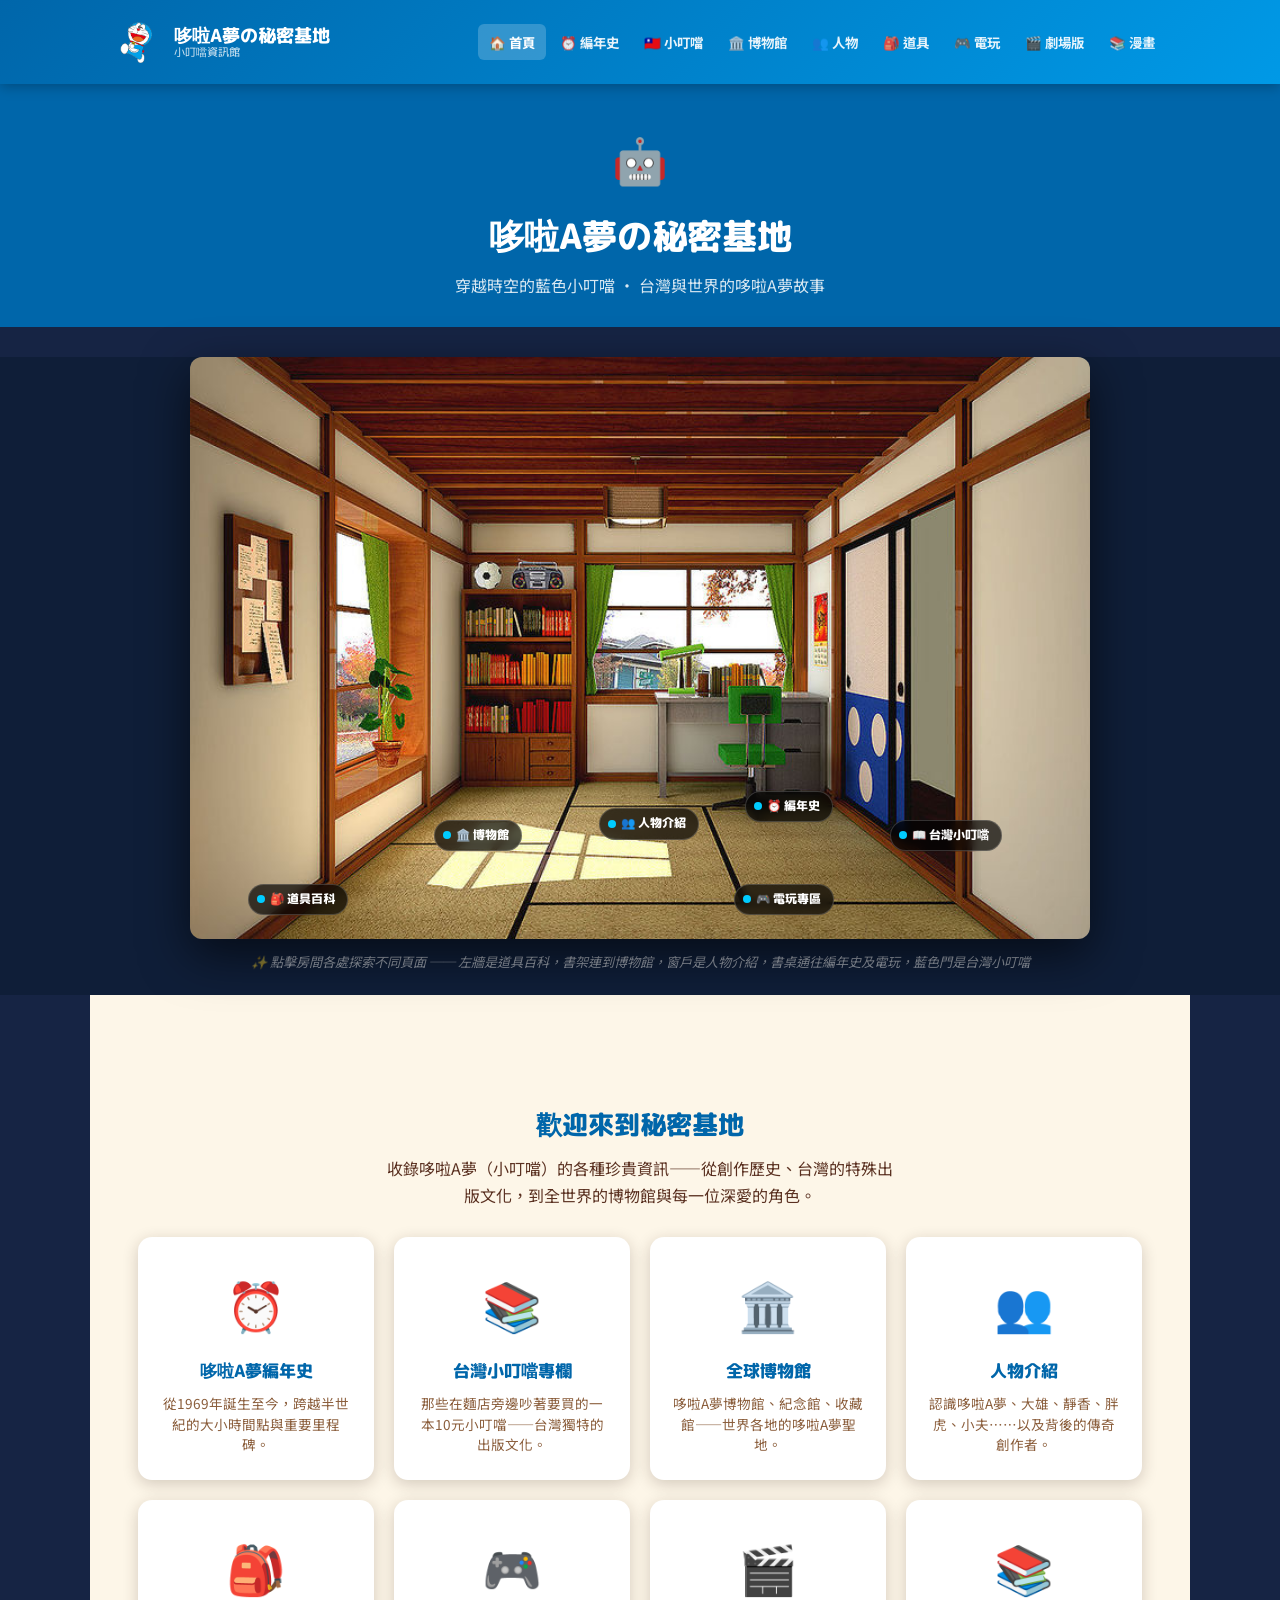
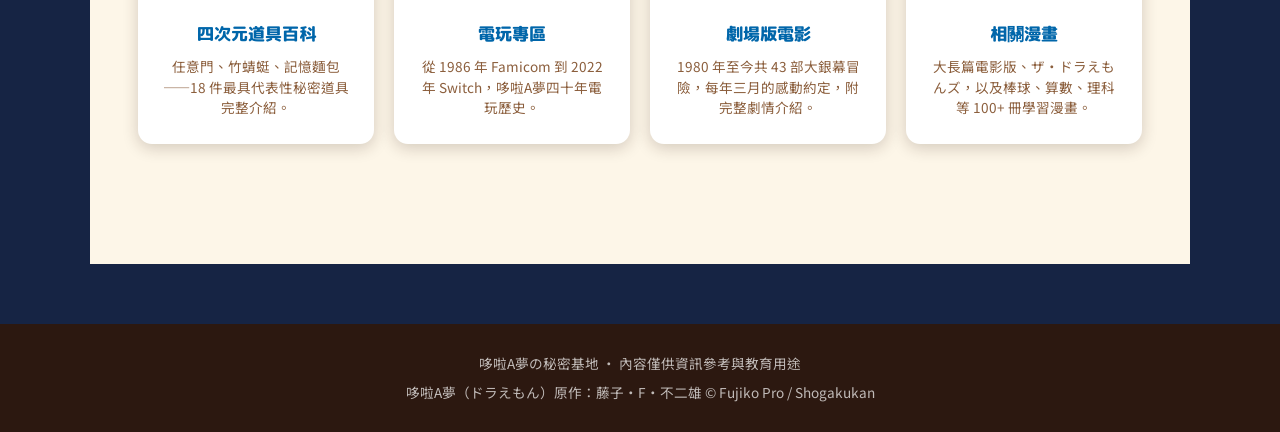
<file: index.html>
﻿<!DOCTYPE html>
<html lang="zh-TW">
<head>
<meta charset="UTF-8">
<link rel="icon" type="image/svg+xml" href="favicon.svg">
<meta name="viewport" content="width=device-width, initial-scale=1.0">
<title>哆啦A夢の秘密基地 — 小叮噹資訊館</title>
<link rel="stylesheet" href="css/style.css">
<style>
body { background: #162444; }

.room-below { background: #0f1e38; padding: 0 0 10px; }
.room-hint {
  text-align: center;
  font-size: 0.82rem;
  color: rgba(255,255,255,0.55);
  padding: 12px;
  font-style: italic;
}
.content-wrap { background: var(--cream); }
.section-intro { text-align: center; padding: 32px 0 28px; }
.section-intro h2 {
  font-family: 'M PLUS Rounded 1c', sans-serif;
  font-size: 1.6rem;
  font-weight: 800;
  color: var(--blue-dark);
  margin-bottom: 8px;
}
.section-intro p { color: var(--text-mid); max-width: 520px; margin: 0 auto; }

/* ── PHOTO ROOM ── */
.room-photo-wrap {
  max-width: 900px;
  margin: 30px auto 0;
  border-radius: 12px;
  overflow: hidden;
  box-shadow: 0 16px 48px rgba(0,0,0,0.6);
  position: relative;
}
.room-photo-img { width: 100%; display: block; }

/* ── hotspot base ── */
.room-hotspot {
  position: absolute;
  border: 2px solid transparent;
  border-radius: 8px;
  transition: all 0.25s;
  text-decoration: none;
  display: flex;
  align-items: flex-end;
  justify-content: center;
  padding-bottom: 10px;
}
.room-hotspot:hover {
  background: rgba(0,153,204,0.18);
  border-color: rgba(0,200,255,0.7);
  box-shadow: 0 0 20px rgba(0,153,204,0.4);
}

/* ── always-visible badge ── */
.room-hotspot-badge {
  display: flex;
  align-items: center;
  gap: 5px;
  background: rgba(0,0,0,0.68);
  backdrop-filter: blur(4px);
  color: white;
  padding: 5px 12px 5px 8px;
  border-radius: 20px;
  font-size: 0.72rem;
  font-weight: 800;
  white-space: nowrap;
  font-family: 'M PLUS Rounded 1c', sans-serif;
  border: 1px solid rgba(255,255,255,0.18);
  transition: transform 0.2s, background 0.2s;
  pointer-events: none;
  position: relative;
}
.room-hotspot:hover .room-hotspot-badge {
  background: rgba(0,100,180,0.88);
  transform: scale(1.06);
  border-color: rgba(0,200,255,0.5);
}

/* ── pulse dot ── */
.hotspot-dot {
  width: 8px;
  height: 8px;
  border-radius: 50%;
  background: #00ccff;
  flex-shrink: 0;
  animation: pulse-dot 2s ease-in-out infinite;
}
@keyframes pulse-dot {
  0%, 100% { opacity: 1; transform: scale(1); }
  50%       { opacity: 0.5; transform: scale(0.7); }
}
</style>
</head>
<body>

<header class="site-header">
  <div class="header-inner">
    <a href="index.html" class="site-logo">
      <div class="logo-icon">🔵</div>
      <div class="logo-text">哆啦A夢の秘密基地<div class="logo-sub">小叮噹資訊館</div></div>
    </a>
    <nav class="site-nav">
      <a href="index.html" class="active">🏠 首頁</a>
      <a href="chronicle.html">⏰ 編年史</a>
      <a href="taiwan.html">🇹🇼 小叮噹</a>
      <a href="museums.html">🏛️ 博物館</a>
      <a href="characters.html">👥 人物</a>
      <a href="gadgets.html">🎒 道具</a>
      <a href="games.html">🎮 電玩</a>
      <a href="movies.html">🎬 劇場版</a>
      <a href="spinoff-manga.html">📚 漫畫</a>
    </nav>
  </div>
</header>

<!-- Page title -->
<div style="background:#0066aa; color:white; text-align:center; padding:36px 24px 28px;">
  <div style="font-size:2.8rem; margin-bottom:10px">🤖</div>
  <h1 style="font-family:'M PLUS Rounded 1c',sans-serif; font-size:2.2rem; font-weight:800; margin-bottom:6px;">哆啦A夢の秘密基地</h1>
  <p style="opacity:0.85; max-width:500px; margin:0 auto;">穿越時空的藍色小叮噹 · 台灣與世界的哆啦A夢故事</p>
</div>

<!-- ── THE ROOM ── -->
<div class="room-below">
  <div class="room-photo-wrap">
    <img src="room-nobita.jpg" alt="大雄的房間" class="room-photo-img">

    <!-- Bookshelf → Museums -->
    <a href="museums.html" class="room-hotspot" style="left:23%;width:18%;top:15%;height:72%;" title="博物館">
      <span class="room-hotspot-badge"><span class="hotspot-dot"></span>🏛️ 博物館</span>
    </a>

    <!-- Center window → Characters -->
    <a href="characters.html" class="room-hotspot" style="left:41%;width:20%;top:5%;height:80%;" title="人物介紹">
      <span class="room-hotspot-badge"><span class="hotspot-dot"></span>👥 人物介紹</span>
    </a>

    <!-- Desk → Chronicle (Time Machine) -->
    <a href="chronicle.html" class="room-hotspot" style="left:57%;width:19%;top:22%;height:60%;" title="哆啦A夢編年史">
      <span class="room-hotspot-badge"><span class="hotspot-dot"></span>⏰ 編年史</span>
    </a>

    <!-- Blue door → Taiwan column -->
    <a href="taiwan.html" class="room-hotspot" style="left:76%;width:16%;top:5%;height:82%;" title="台灣小叮噹">
      <span class="room-hotspot-badge"><span class="hotspot-dot"></span>📖 台灣小叮噹</span>
    </a>

    <!-- Left wall → Gadgets -->
    <a href="gadgets.html" class="room-hotspot" style="left:2%;width:20%;top:38%;height:60%;" title="四次元道具百科">
      <span class="room-hotspot-badge"><span class="hotspot-dot"></span>🎒 道具百科</span>
    </a>

    <!-- Floor / desk lower → Games -->
    <a href="games.html" class="room-hotspot" style="left:57%;width:18%;top:74%;height:24%;" title="電玩專區">
      <span class="room-hotspot-badge"><span class="hotspot-dot"></span>🎮 電玩專區</span>
    </a>
  </div>

  <div class="room-hint">
    ✨ 點擊房間各處探索不同頁面 ── 左牆是道具百科，書架連到博物館，窗戶是人物介紹，書桌通往編年史及電玩，藍色門是台灣小叮噹
  </div>
</div>

<!-- Main content -->
<div class="content-wrap">
<div class="content-wrap" style="padding-top:36px;">

  <div class="section-intro">
    <h2>歡迎來到秘密基地</h2>
    <p>收錄哆啦A夢（小叮噹）的各種珍貴資訊——從創作歷史、台灣的特殊出版文化，到全世界的博物館與每一位深愛的角色。</p>
  </div>

  <div class="nav-cards">
    <a href="chronicle.html" class="nav-card">
      <span class="nav-card-icon">⏰</span>
      <h3>哆啦A夢編年史</h3>
      <p>從1969年誕生至今，跨越半世紀的大小時間點與重要里程碑。</p>
    </a>
    <a href="taiwan.html" class="nav-card">
      <span class="nav-card-icon">📚</span>
      <h3>台灣小叮噹專欄</h3>
      <p>那些在麵店旁邊吵著要買的一本10元小叮噹——台灣獨特的出版文化。</p>
    </a>
    <a href="museums.html" class="nav-card">
      <span class="nav-card-icon">🏛️</span>
      <h3>全球博物館</h3>
      <p>哆啦A夢博物館、紀念館、收藏館——世界各地的哆啦A夢聖地。</p>
    </a>
    <a href="characters.html" class="nav-card">
      <span class="nav-card-icon">👥</span>
      <h3>人物介紹</h3>
      <p>認識哆啦A夢、大雄、靜香、胖虎、小夫⋯⋯以及背後的傳奇創作者。</p>
    </a>
    <a href="gadgets.html" class="nav-card">
      <span class="nav-card-icon">🎒</span>
      <h3>四次元道具百科</h3>
      <p>任意門、竹蜻蜓、記憶麵包——18 件最具代表性秘密道具完整介紹。</p>
    </a>
    <a href="games.html" class="nav-card">
      <span class="nav-card-icon">🎮</span>
      <h3>電玩專區</h3>
      <p>從 1986 年 Famicom 到 2022 年 Switch，哆啦A夢四十年電玩歷史。</p>
    </a>
    <a href="movies.html" class="nav-card">
      <span class="nav-card-icon">🎬</span>
      <h3>劇場版電影</h3>
      <p>1980 年至今共 43 部大銀幕冒險，每年三月的感動約定，附完整劇情介紹。</p>
    </a>
    <a href="spinoff-manga.html" class="nav-card">
      <span class="nav-card-icon">📚</span>
      <h3>相關漫畫</h3>
      <p>大長篇電影版、ザ・ドラえもんズ，以及棒球、算數、理科等 100+ 冊學習漫畫。</p>
    </a>
  </div>

</div>
</div>

<footer>
  <p>哆啦A夢の秘密基地 · 內容僅供資訊參考與教育用途</p>
  <p style="margin-top:6px">哆啦A夢（ドラえもん）原作：藤子・F・不二雄 © Fujiko Pro / Shogakukan</p>
</footer>

</body>
</html>
</file>
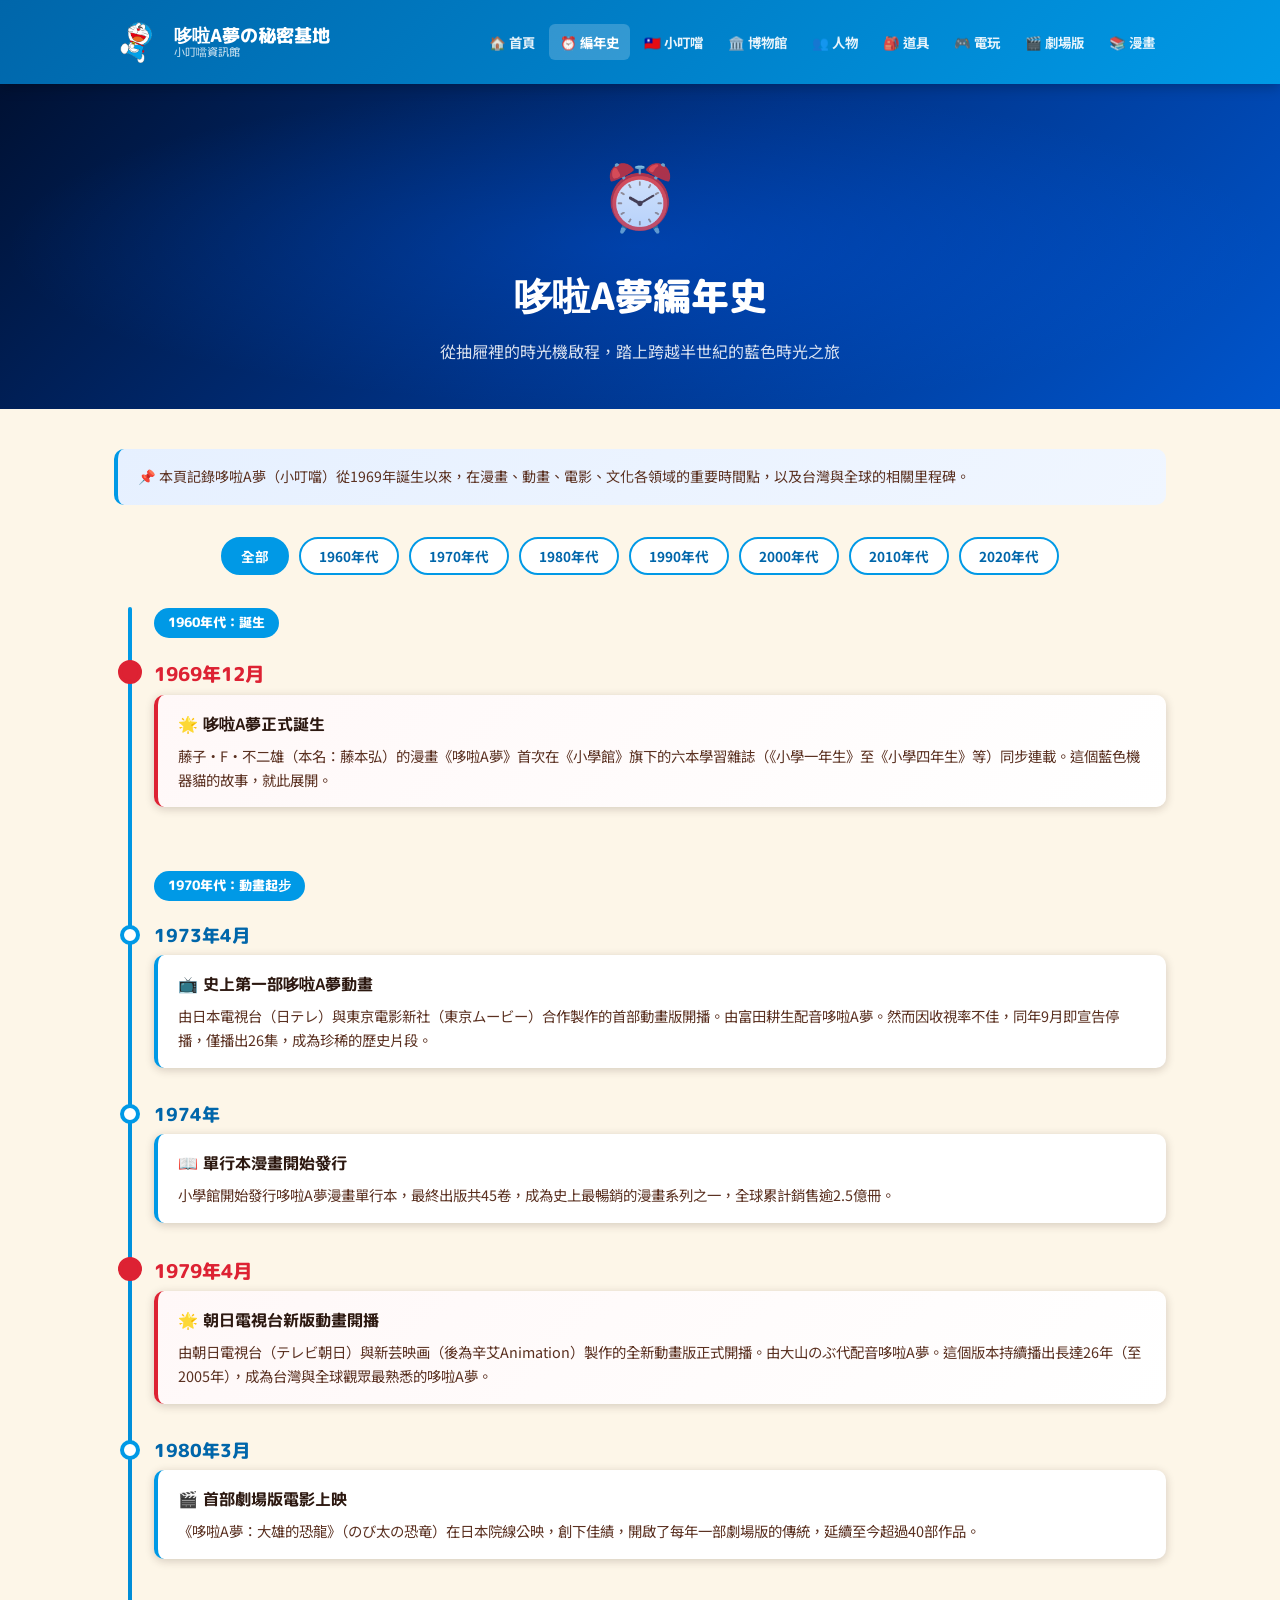
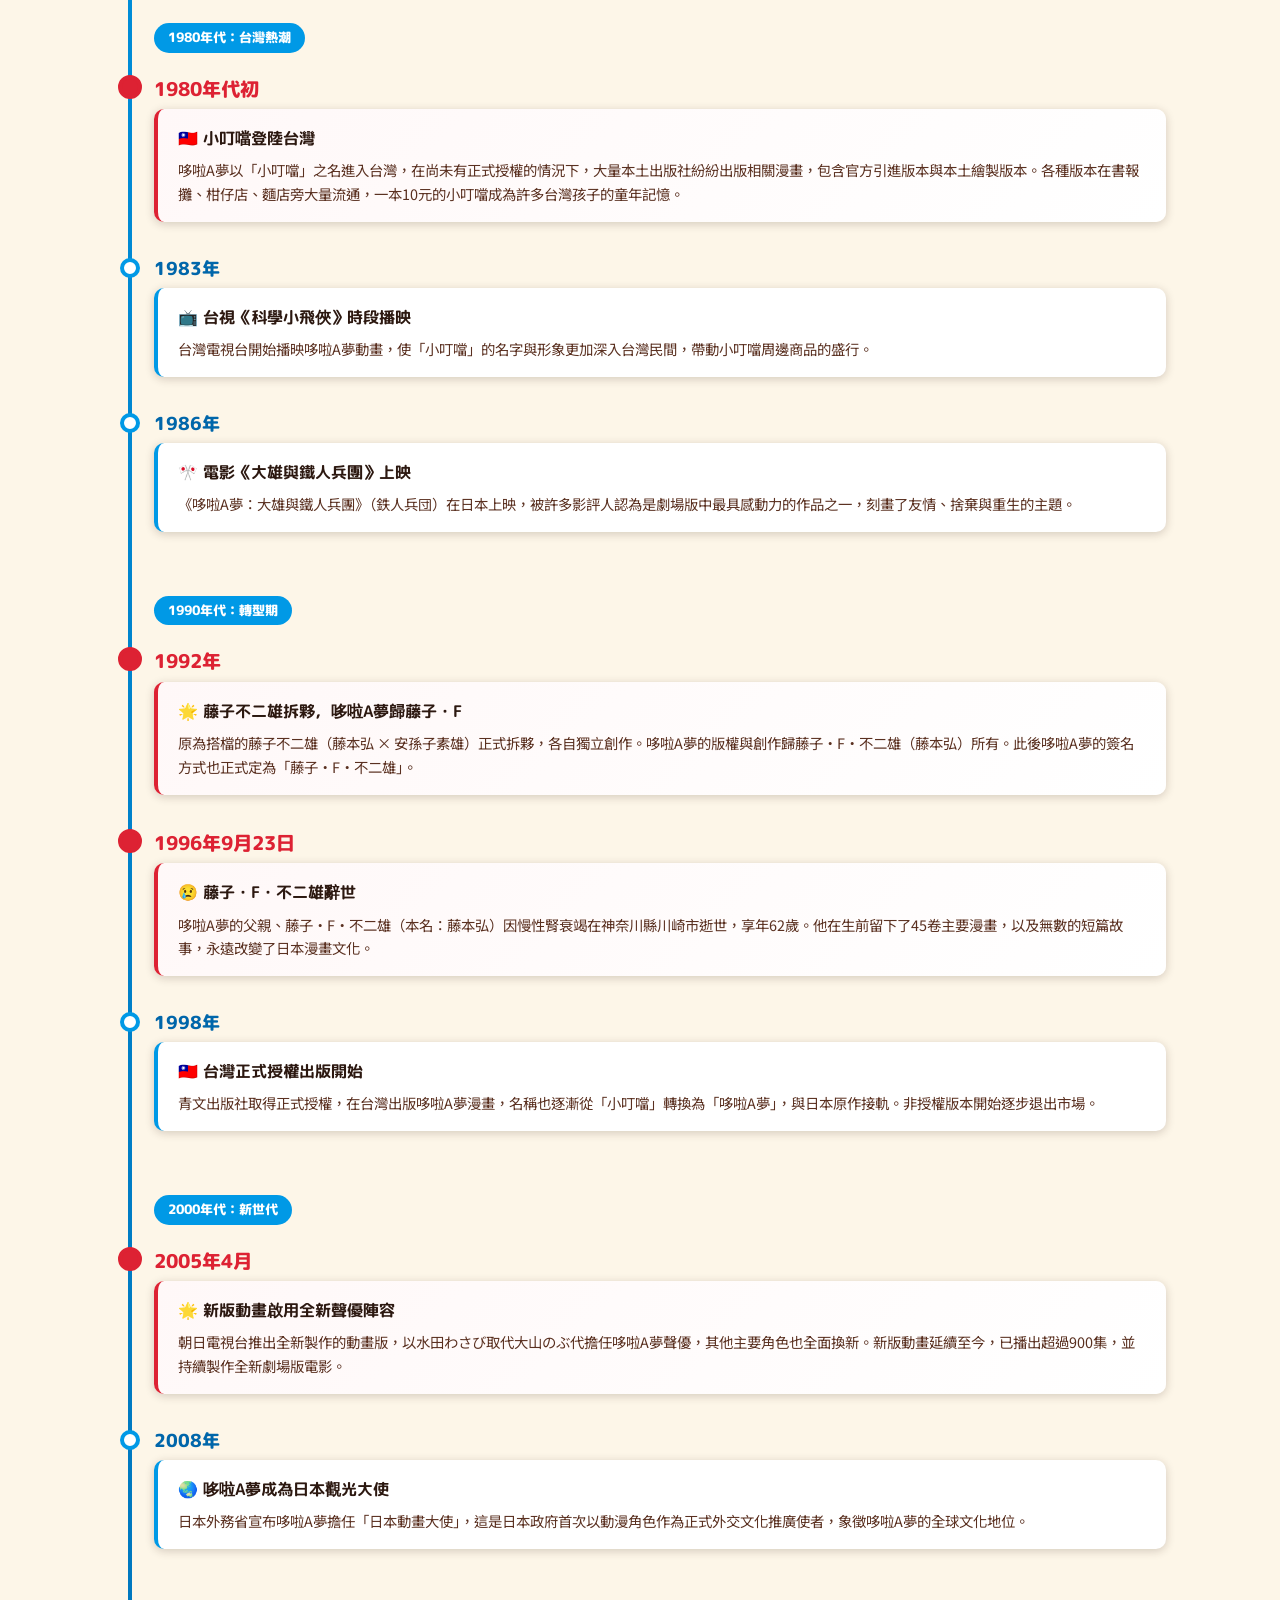
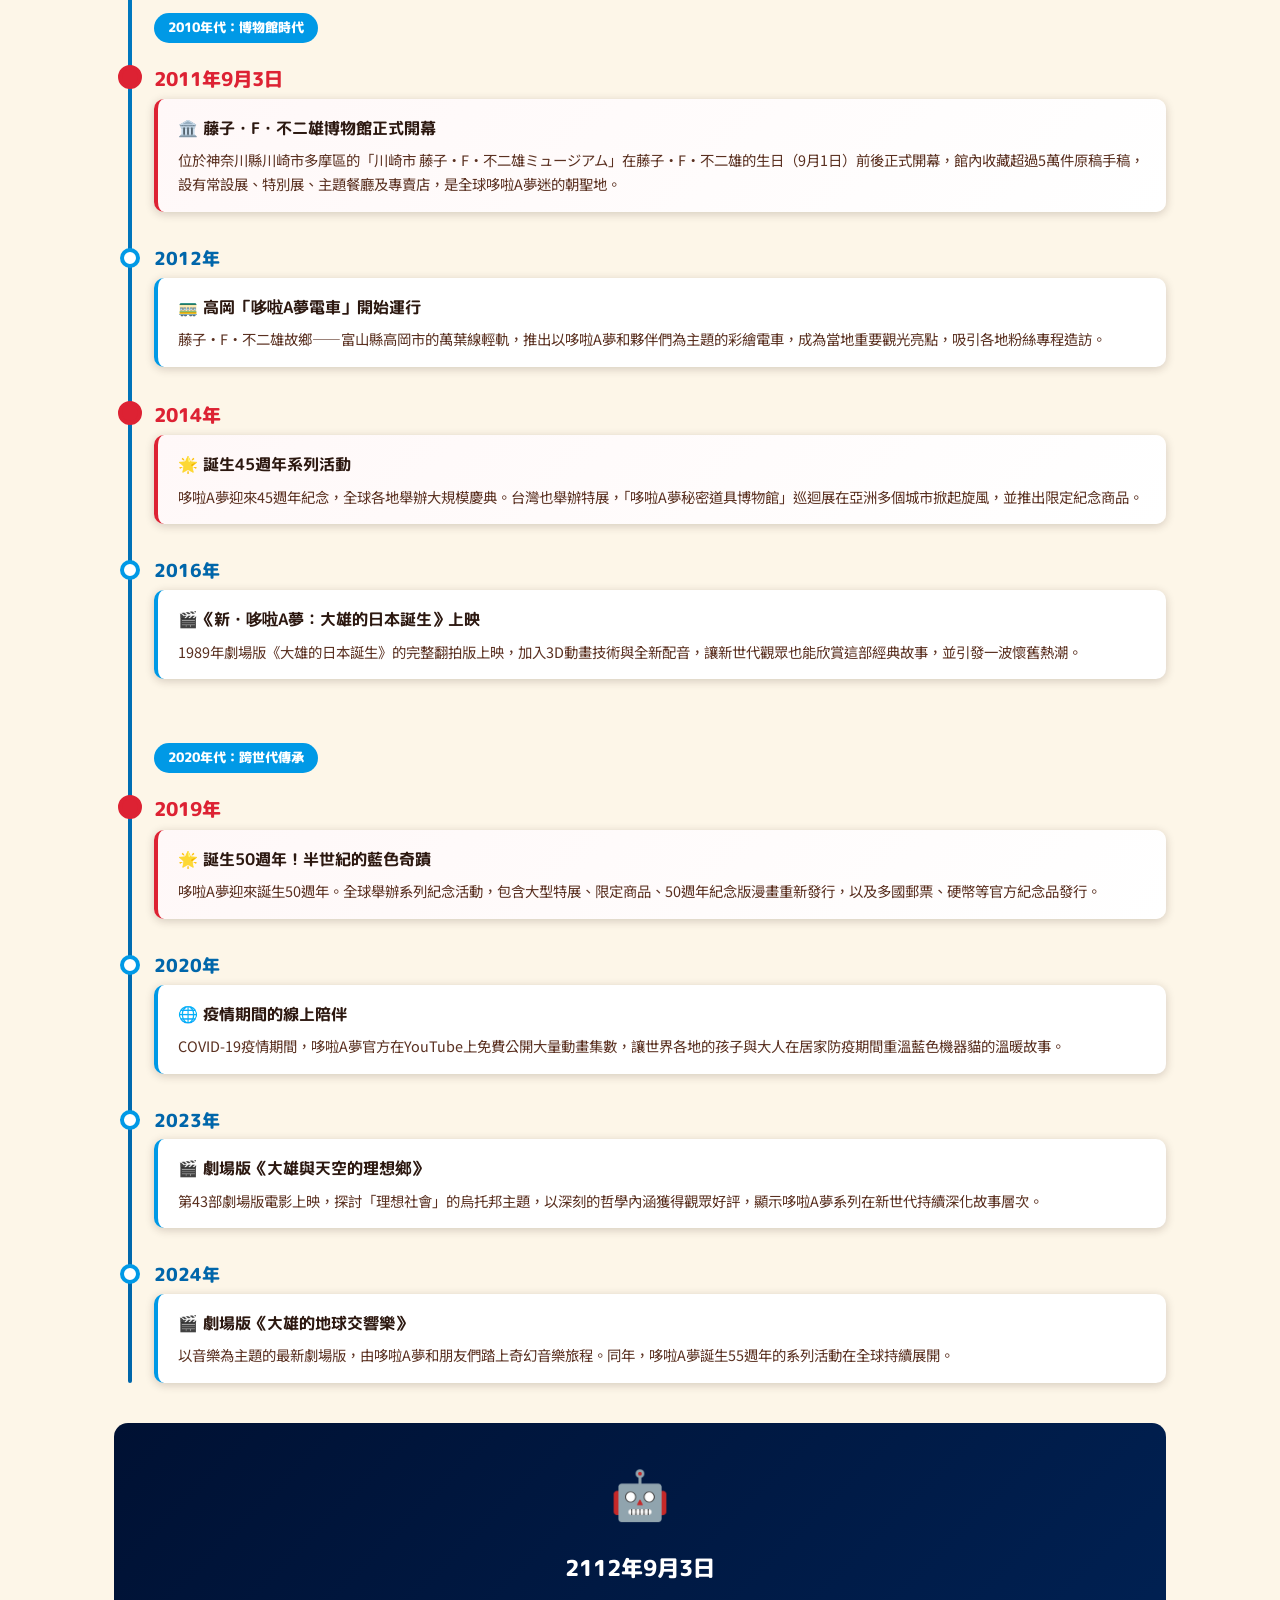
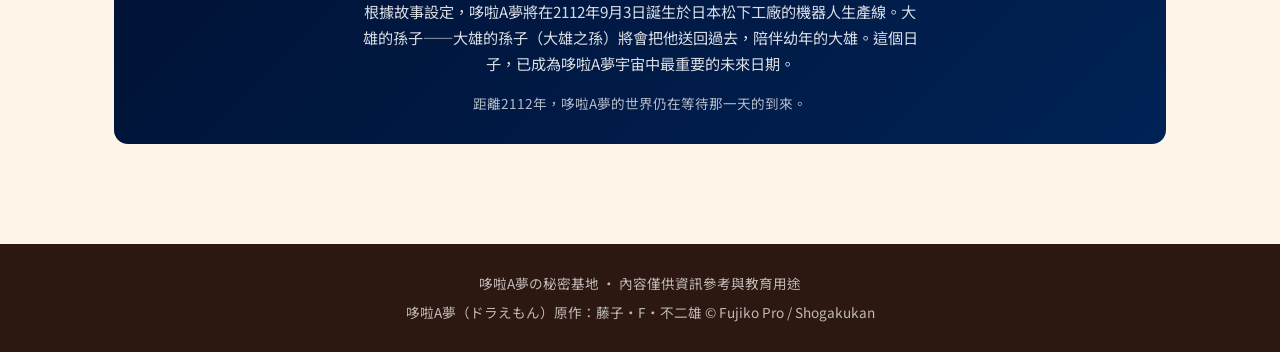
<file: chronicle.html>
﻿<!DOCTYPE html>
<html lang="zh-TW">
<head>
<meta charset="UTF-8">
<link rel="icon" type="image/svg+xml" href="favicon.svg">
<meta name="viewport" content="width=device-width, initial-scale=1.0">
<title>哆啦A夢編年史 · 哆啦A夢の秘密基地</title>
<link rel="stylesheet" href="css/style.css">
<style>
  .chronicle-header {
    background: linear-gradient(135deg, #001133 0%, #003388 50%, #0055cc 100%);
    color: white;
    text-align: center;
    padding: 54px 24px 44px;
    position: relative;
    overflow: hidden;
  }
  .chronicle-header::before {
    content: '';
    position: absolute;
    inset: 0;
    background: radial-gradient(ellipse at center, rgba(0,100,255,0.3) 0%, transparent 70%);
    animation: glow-pulse 3s ease-in-out infinite;
  }
  @keyframes glow-pulse {
    0%,100% { opacity: 0.6; }
    50% { opacity: 1; }
  }
  .chronicle-header h1 {
    font-family: 'M PLUS Rounded 1c', sans-serif;
    font-size: 2.4rem;
    font-weight: 800;
    margin-bottom: 10px;
    position: relative;
  }
  .chronicle-header p {
    opacity: 0.85;
    max-width: 560px;
    margin: 0 auto;
    position: relative;
  }
  .time-machine-visual {
    font-size: 4rem;
    margin-bottom: 16px;
    display: block;
    animation: float 3s ease-in-out infinite;
  }
  @keyframes float {
    0%,100% { transform: translateY(0); }
    50% { transform: translateY(-8px); }
  }

  .era-filter {
    display: flex;
    gap: 10px;
    flex-wrap: wrap;
    margin-bottom: 32px;
    justify-content: center;
  }
  .era-btn {
    padding: 7px 18px;
    border-radius: 20px;
    border: 2px solid var(--blue);
    background: white;
    color: var(--blue-dark);
    cursor: pointer;
    font-weight: 700;
    font-size: 0.85rem;
    font-family: inherit;
    transition: all 0.2s;
  }
  .era-btn:hover, .era-btn.active {
    background: var(--blue);
    color: white;
  }

  .timeline-note {
    background: linear-gradient(135deg, #e6f0ff 0%, #f0f6ff 100%);
    border-radius: 10px;
    padding: 16px 20px;
    margin-bottom: 32px;
    font-size: 0.88rem;
    color: var(--text-mid);
    border-left: 4px solid var(--blue);
  }

  .future-section {
    background: linear-gradient(135deg, #001133 0%, #002255 100%);
    border-radius: 14px;
    padding: 28px 24px;
    margin-top: 40px;
    color: white;
    text-align: center;
  }
  .future-section h2 {
    font-family: 'M PLUS Rounded 1c', sans-serif;
    font-size: 1.4rem;
    font-weight: 800;
    margin-bottom: 12px;
  }
  .future-section p {
    opacity: 0.85;
    font-size: 0.95rem;
    line-height: 1.7;
    max-width: 560px;
    margin: 0 auto;
  }
</style>
</head>
<body>

<header class="site-header">
  <div class="header-inner">
    <a href="index.html" class="site-logo">
      <div class="logo-icon">🔵</div>
      <div class="logo-text">哆啦A夢の秘密基地<div class="logo-sub">小叮噹資訊館</div></div>
    </a>
    <nav class="site-nav">
      <a href="index.html">🏠 首頁</a>
      <a href="chronicle.html" class="active">⏰ 編年史</a>
      <a href="taiwan.html">🇹🇼 小叮噹</a>
      <a href="museums.html">🏛️ 博物館</a>
      <a href="characters.html">👥 人物</a>
      <a href="gadgets.html">🎒 道具</a>
      <a href="games.html">🎮 電玩</a>
      <a href="movies.html">🎬 劇場版</a>
      <a href="spinoff-manga.html">📚 漫畫</a>
    </nav>
  </div>
</header>

<div class="chronicle-header">
  <span class="time-machine-visual">⏰</span>
  <h1>哆啦A夢編年史</h1>
  <p>從抽屜裡的時光機啟程，踏上跨越半世紀的藍色時光之旅</p>
</div>

<div class="content-wrap">

  <div class="timeline-note">
    📌 本頁記錄哆啦A夢（小叮噹）從1969年誕生以來，在漫畫、動畫、電影、文化各領域的重要時間點，以及台灣與全球的相關里程碑。
  </div>

  <!-- Era Filter -->
  <div class="era-filter">
    <button class="era-btn active" onclick="filterEra('all')">全部</button>
    <button class="era-btn" onclick="filterEra('1960')">1960年代</button>
    <button class="era-btn" onclick="filterEra('1970')">1970年代</button>
    <button class="era-btn" onclick="filterEra('1980')">1980年代</button>
    <button class="era-btn" onclick="filterEra('1990')">1990年代</button>
    <button class="era-btn" onclick="filterEra('2000')">2000年代</button>
    <button class="era-btn" onclick="filterEra('2010')">2010年代</button>
    <button class="era-btn" onclick="filterEra('2020')">2020年代</button>
  </div>

  <div class="timeline-wrap" id="timeline">

    <!-- 1960s -->
    <div class="timeline-era">1960年代：誕生</div>

    <div class="timeline-item major" data-era="1969">
      <div class="timeline-dot"></div>
      <div class="timeline-year">1969年12月</div>
      <div class="timeline-content">
        <h3>🌟 哆啦A夢正式誕生</h3>
        <p>藤子・F・不二雄（本名：藤本弘）的漫畫《哆啦A夢》首次在《小學館》旗下的六本學習雜誌（《小學一年生》至《小學四年生》等）同步連載。這個藍色機器貓的故事，就此展開。</p>
      </div>
    </div>

    <!-- 1970s -->
    <div class="timeline-era" style="margin-top:32px">1970年代：動畫起步</div>

    <div class="timeline-item" data-era="1970">
      <div class="timeline-dot"></div>
      <div class="timeline-year">1973年4月</div>
      <div class="timeline-content">
        <h3>📺 史上第一部哆啦A夢動畫</h3>
        <p>由日本電視台（日テレ）與東京電影新社（東京ムービー）合作製作的首部動畫版開播。由富田耕生配音哆啦A夢。然而因收視率不佳，同年9月即宣告停播，僅播出26集，成為珍稀的歷史片段。</p>
      </div>
    </div>

    <div class="timeline-item" data-era="1974">
      <div class="timeline-dot"></div>
      <div class="timeline-year">1974年</div>
      <div class="timeline-content">
        <h3>📖 單行本漫畫開始發行</h3>
        <p>小學館開始發行哆啦A夢漫畫單行本，最終出版共45卷，成為史上最暢銷的漫畫系列之一，全球累計銷售逾2.5億冊。</p>
      </div>
    </div>

    <div class="timeline-item major" data-era="1979">
      <div class="timeline-dot"></div>
      <div class="timeline-year">1979年4月</div>
      <div class="timeline-content">
        <h3>🌟 朝日電視台新版動畫開播</h3>
        <p>由朝日電視台（テレビ朝日）與新芸映画（後為辛艾Animation）製作的全新動畫版正式開播。由大山のぶ代配音哆啦A夢。這個版本持續播出長達26年（至2005年），成為台灣與全球觀眾最熟悉的哆啦A夢。</p>
      </div>
    </div>

    <div class="timeline-item" data-era="1980">
      <div class="timeline-dot"></div>
      <div class="timeline-year">1980年3月</div>
      <div class="timeline-content">
        <h3>🎬 首部劇場版電影上映</h3>
        <p>《哆啦A夢：大雄的恐龍》（のび太の恐竜）在日本院線公映，創下佳績，開啟了每年一部劇場版的傳統，延續至今超過40部作品。</p>
      </div>
    </div>

    <!-- 1980s -->
    <div class="timeline-era" style="margin-top:32px">1980年代：台灣熱潮</div>

    <div class="timeline-item major" data-era="1980">
      <div class="timeline-dot"></div>
      <div class="timeline-year">1980年代初</div>
      <div class="timeline-content">
        <h3>🇹🇼 小叮噹登陸台灣</h3>
        <p>哆啦A夢以「小叮噹」之名進入台灣，在尚未有正式授權的情況下，大量本土出版社紛紛出版相關漫畫，包含官方引進版本與本土繪製版本。各種版本在書報攤、柑仔店、麵店旁大量流通，一本10元的小叮噹成為許多台灣孩子的童年記憶。</p>
      </div>
    </div>

    <div class="timeline-item" data-era="1983">
      <div class="timeline-dot"></div>
      <div class="timeline-year">1983年</div>
      <div class="timeline-content">
        <h3>📺 台視《科學小飛俠》時段播映</h3>
        <p>台灣電視台開始播映哆啦A夢動畫，使「小叮噹」的名字與形象更加深入台灣民間，帶動小叮噹周邊商品的盛行。</p>
      </div>
    </div>

    <div class="timeline-item" data-era="1986">
      <div class="timeline-dot"></div>
      <div class="timeline-year">1986年</div>
      <div class="timeline-content">
        <h3>🎌 電影《大雄與鐵人兵團》上映</h3>
        <p>《哆啦A夢：大雄與鐵人兵團》（鉄人兵団）在日本上映，被許多影評人認為是劇場版中最具感動力的作品之一，刻畫了友情、捨棄與重生的主題。</p>
      </div>
    </div>

    <!-- 1990s -->
    <div class="timeline-era" style="margin-top:32px">1990年代：轉型期</div>

    <div class="timeline-item major" data-era="1991">
      <div class="timeline-dot"></div>
      <div class="timeline-year">1992年</div>
      <div class="timeline-content">
        <h3>🌟 藤子不二雄拆夥，哆啦A夢歸藤子・F</h3>
        <p>原為搭檔的藤子不二雄（藤本弘 × 安孫子素雄）正式拆夥，各自獨立創作。哆啦A夢的版權與創作歸藤子・F・不二雄（藤本弘）所有。此後哆啦A夢的簽名方式也正式定為「藤子・F・不二雄」。</p>
      </div>
    </div>

    <div class="timeline-item major" data-era="1996">
      <div class="timeline-dot"></div>
      <div class="timeline-year">1996年9月23日</div>
      <div class="timeline-content">
        <h3>😢 藤子・F・不二雄辭世</h3>
        <p>哆啦A夢的父親、藤子・F・不二雄（本名：藤本弘）因慢性腎衰竭在神奈川縣川崎市逝世，享年62歲。他在生前留下了45卷主要漫畫，以及無數的短篇故事，永遠改變了日本漫畫文化。</p>
      </div>
    </div>

    <div class="timeline-item" data-era="1998">
      <div class="timeline-dot"></div>
      <div class="timeline-year">1998年</div>
      <div class="timeline-content">
        <h3>🇹🇼 台灣正式授權出版開始</h3>
        <p>青文出版社取得正式授權，在台灣出版哆啦A夢漫畫，名稱也逐漸從「小叮噹」轉換為「哆啦A夢」，與日本原作接軌。非授權版本開始逐步退出市場。</p>
      </div>
    </div>

    <!-- 2000s -->
    <div class="timeline-era" style="margin-top:32px">2000年代：新世代</div>

    <div class="timeline-item major" data-era="2005">
      <div class="timeline-dot"></div>
      <div class="timeline-year">2005年4月</div>
      <div class="timeline-content">
        <h3>🌟 新版動畫啟用全新聲優陣容</h3>
        <p>朝日電視台推出全新製作的動畫版，以水田わさび取代大山のぶ代擔任哆啦A夢聲優，其他主要角色也全面換新。新版動畫延續至今，已播出超過900集，並持續製作全新劇場版電影。</p>
      </div>
    </div>

    <div class="timeline-item" data-era="2008">
      <div class="timeline-dot"></div>
      <div class="timeline-year">2008年</div>
      <div class="timeline-content">
        <h3>🌏 哆啦A夢成為日本觀光大使</h3>
        <p>日本外務省宣布哆啦A夢擔任「日本動畫大使」，這是日本政府首次以動漫角色作為正式外交文化推廣使者，象徵哆啦A夢的全球文化地位。</p>
      </div>
    </div>

    <!-- 2010s -->
    <div class="timeline-era" style="margin-top:32px">2010年代：博物館時代</div>

    <div class="timeline-item major" data-era="2011">
      <div class="timeline-dot"></div>
      <div class="timeline-year">2011年9月3日</div>
      <div class="timeline-content">
        <h3>🏛️ 藤子・F・不二雄博物館正式開幕</h3>
        <p>位於神奈川縣川崎市多摩區的「川崎市 藤子・F・不二雄ミュージアム」在藤子・F・不二雄的生日（9月1日）前後正式開幕，館內收藏超過5萬件原稿手稿，設有常設展、特別展、主題餐廳及專賣店，是全球哆啦A夢迷的朝聖地。</p>
      </div>
    </div>

    <div class="timeline-item" data-era="2012">
      <div class="timeline-dot"></div>
      <div class="timeline-year">2012年</div>
      <div class="timeline-content">
        <h3>🚃 高岡「哆啦A夢電車」開始運行</h3>
        <p>藤子・F・不二雄故鄉——富山縣高岡市的萬葉線輕軌，推出以哆啦A夢和夥伴們為主題的彩繪電車，成為當地重要觀光亮點，吸引各地粉絲專程造訪。</p>
      </div>
    </div>

    <div class="timeline-item major" data-era="2014">
      <div class="timeline-dot"></div>
      <div class="timeline-year">2014年</div>
      <div class="timeline-content">
        <h3>🌟 誕生45週年系列活動</h3>
        <p>哆啦A夢迎來45週年紀念，全球各地舉辦大規模慶典。台灣也舉辦特展，「哆啦A夢秘密道具博物館」巡迴展在亞洲多個城市掀起旋風，並推出限定紀念商品。</p>
      </div>
    </div>

    <div class="timeline-item" data-era="2016">
      <div class="timeline-dot"></div>
      <div class="timeline-year">2016年</div>
      <div class="timeline-content">
        <h3>🎬《新・哆啦A夢：大雄的日本誕生》上映</h3>
        <p>1989年劇場版《大雄的日本誕生》的完整翻拍版上映，加入3D動畫技術與全新配音，讓新世代觀眾也能欣賞這部經典故事，並引發一波懷舊熱潮。</p>
      </div>
    </div>

    <!-- 2020s -->
    <div class="timeline-era" style="margin-top:32px">2020年代：跨世代傳承</div>

    <div class="timeline-item major" data-era="2019">
      <div class="timeline-dot"></div>
      <div class="timeline-year">2019年</div>
      <div class="timeline-content">
        <h3>🌟 誕生50週年！半世紀的藍色奇蹟</h3>
        <p>哆啦A夢迎來誕生50週年。全球舉辦系列紀念活動，包含大型特展、限定商品、50週年紀念版漫畫重新發行，以及多國郵票、硬幣等官方紀念品發行。</p>
      </div>
    </div>

    <div class="timeline-item" data-era="2020">
      <div class="timeline-dot"></div>
      <div class="timeline-year">2020年</div>
      <div class="timeline-content">
        <h3>🌐 疫情期間的線上陪伴</h3>
        <p>COVID-19疫情期間，哆啦A夢官方在YouTube上免費公開大量動畫集數，讓世界各地的孩子與大人在居家防疫期間重溫藍色機器貓的溫暖故事。</p>
      </div>
    </div>

    <div class="timeline-item" data-era="2023">
      <div class="timeline-dot"></div>
      <div class="timeline-year">2023年</div>
      <div class="timeline-content">
        <h3>🎬 劇場版《大雄與天空的理想鄉》</h3>
        <p>第43部劇場版電影上映，探討「理想社會」的烏托邦主題，以深刻的哲學內涵獲得觀眾好評，顯示哆啦A夢系列在新世代持續深化故事層次。</p>
      </div>
    </div>

    <div class="timeline-item" data-era="2024">
      <div class="timeline-dot"></div>
      <div class="timeline-year">2024年</div>
      <div class="timeline-content">
        <h3>🎬 劇場版《大雄的地球交響樂》</h3>
        <p>以音樂為主題的最新劇場版，由哆啦A夢和朋友們踏上奇幻音樂旅程。同年，哆啦A夢誕生55週年的系列活動在全球持續展開。</p>
      </div>
    </div>

  </div><!-- /timeline-wrap -->

  <!-- Future section -->
  <div class="future-section">
    <div style="font-size:3rem; margin-bottom:16px">🤖</div>
    <h2>2112年9月3日</h2>
    <p>根據故事設定，哆啦A夢將在2112年9月3日誕生於日本松下工廠的機器人生產線。大雄的孫子——大雄的孫子（大雄之孫）將會把他送回過去，陪伴幼年的大雄。這個日子，已成為哆啦A夢宇宙中最重要的未來日期。</p>
    <div style="margin-top:16px; opacity:0.7; font-size:0.85rem">距離2112年，哆啦A夢的世界仍在等待那一天的到來。</div>
  </div>

</div><!-- /content-wrap -->

<footer>
  <p>哆啦A夢の秘密基地 · 內容僅供資訊參考與教育用途</p>
  <p style="margin-top:6px">哆啦A夢（ドラえもん）原作：藤子・F・不二雄 © Fujiko Pro / Shogakukan</p>
</footer>

<script>
function filterEra(era) {
  const items = document.querySelectorAll('.timeline-item');
  const btns = document.querySelectorAll('.era-btn');
  btns.forEach(b => b.classList.remove('active'));
  event.target.classList.add('active');

  items.forEach(item => {
    if (era === 'all') {
      item.style.display = '';
      return;
    }
    const itemEra = parseInt(item.dataset.era || '0');
    const eraNum = parseInt(era);
    if (itemEra >= eraNum && itemEra < eraNum + 10) {
      item.style.display = '';
    } else {
      item.style.display = 'none';
    }
  });

  // Show/hide era headers
  const eraHeaders = document.querySelectorAll('.timeline-era');
  eraHeaders.forEach(h => {
    h.style.display = era === 'all' ? '' : 'none';
  });
}
</script>

</body>
</html>
</file>
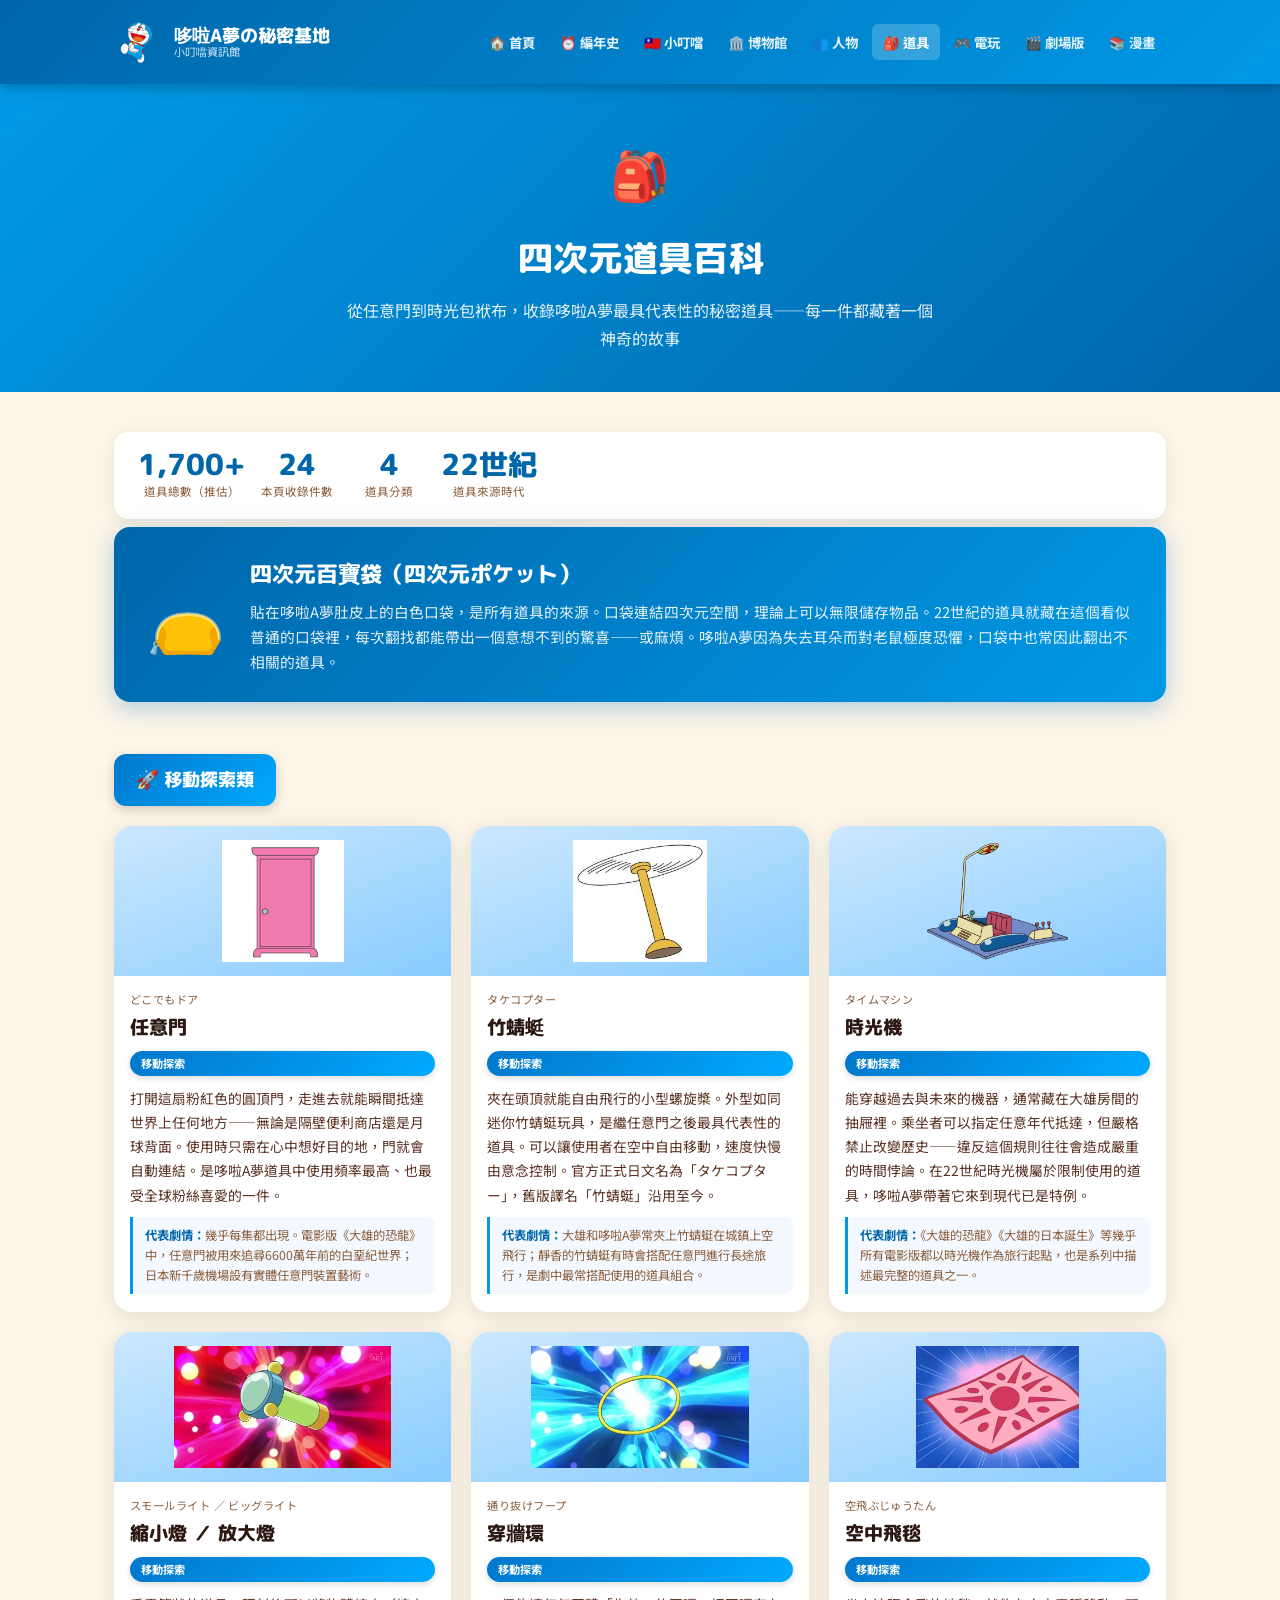
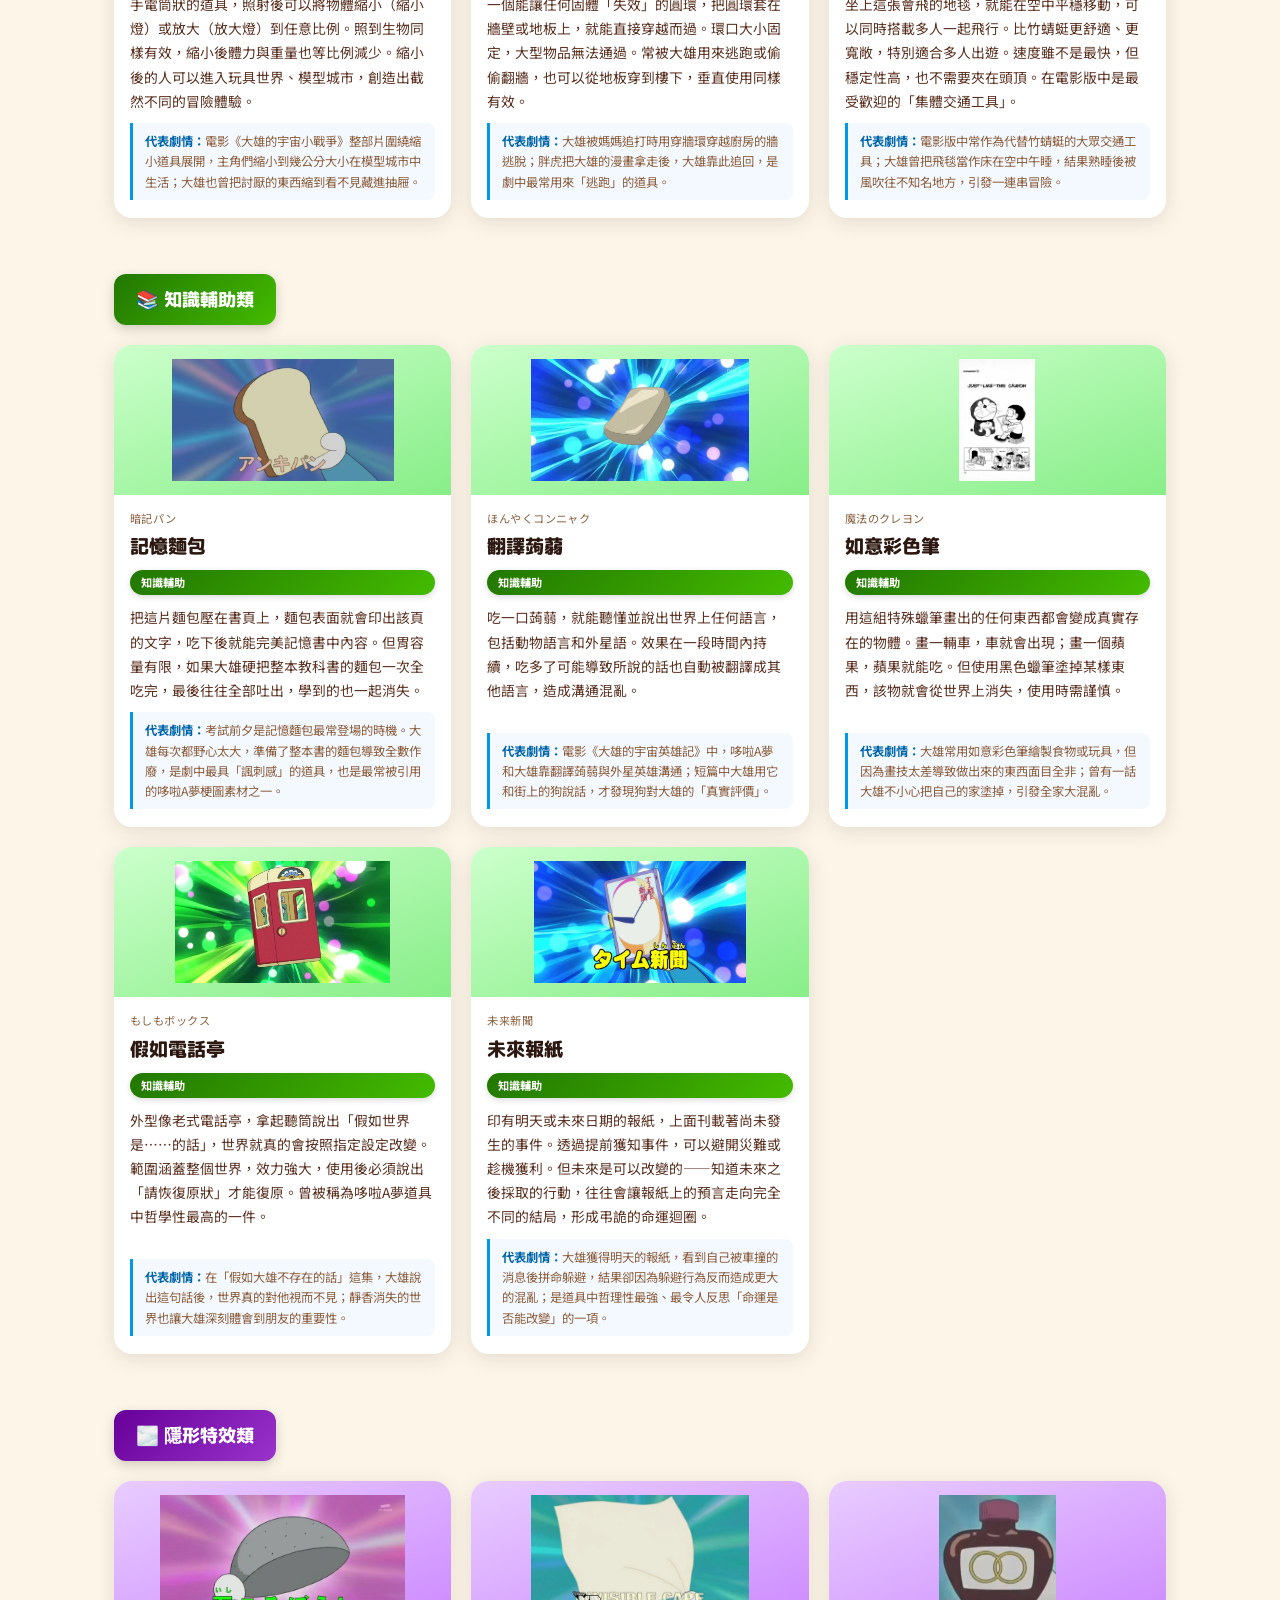
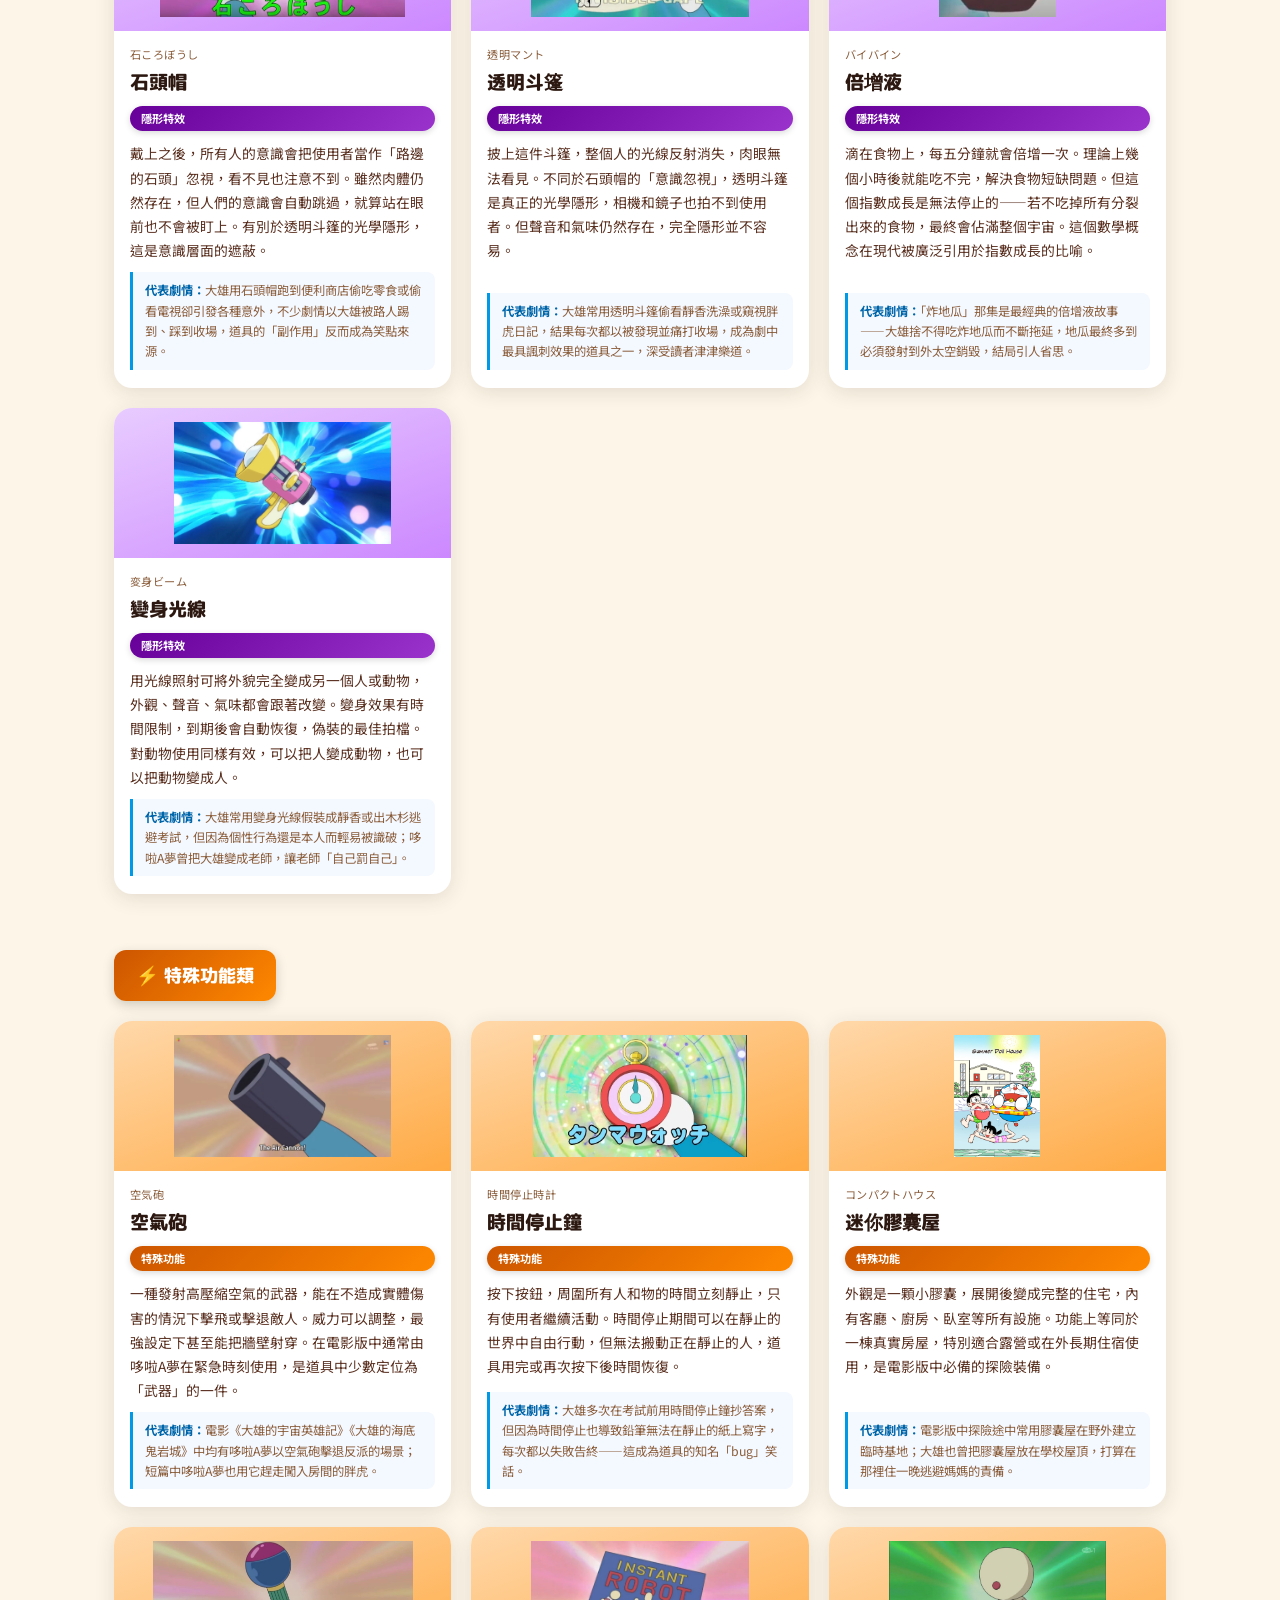
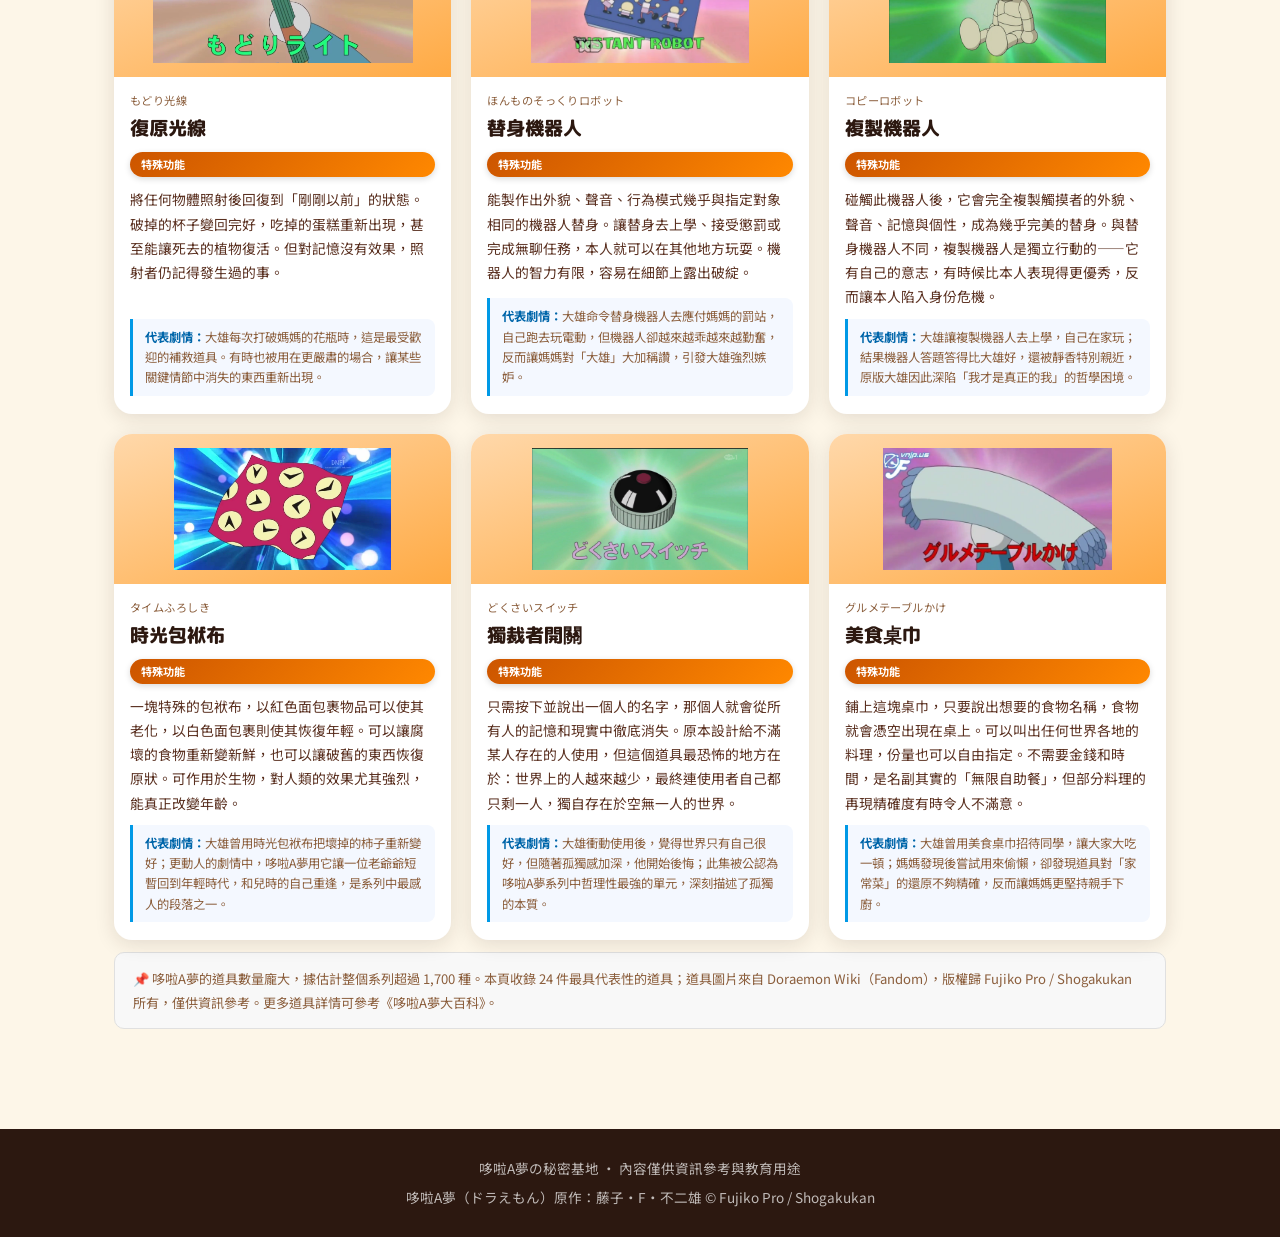
<file: gadgets.html>
<!DOCTYPE html>
<html lang="zh-TW">
<head>
<meta charset="UTF-8">
<link rel="icon" type="image/svg+xml" href="favicon.svg">
<meta name="viewport" content="width=device-width, initial-scale=1.0">
<title>四次元道具百科 · 哆啦A夢の秘密基地</title>
<link rel="stylesheet" href="css/style.css">
<style>
  .cat-title {
    font-family: 'M PLUS Rounded 1c', sans-serif;
    font-size: 1.15rem;
    font-weight: 800;
    color: white;
    padding: 10px 22px;
    border-radius: 12px;
    display: inline-block;
    margin: 44px 0 20px;
    box-shadow: 0 4px 12px rgba(0,0,0,0.18);
  }
  .gadget-grid-full {
    display: grid;
    grid-template-columns: repeat(auto-fill, minmax(260px, 1fr));
    gap: 20px;
    margin-bottom: 12px;
  }
  .gcard {
    background: white;
    border-radius: 18px;
    overflow: hidden;
    box-shadow: 0 4px 20px rgba(44,24,16,0.12);
    display: flex;
    flex-direction: column;
    transition: transform 0.25s cubic-bezier(.34,1.4,.64,1), box-shadow 0.25s;
  }
  .gcard:hover {
    transform: translateY(-6px);
    box-shadow: 0 14px 36px rgba(44,24,16,0.22);
  }

  /* ── icon area ── */
  .gcard-icon-wrap {
    height: 150px;
    display: flex;
    align-items: center;
    justify-content: center;
    position: relative;
    overflow: hidden;
  }
  .gcard-img {
    width: 100%;
    height: 100%;
    object-fit: contain;
    object-position: center;
    padding: 14px;
    position: relative;
    z-index: 1;
    display: block;
  }

  /* ── card body ── */
  .gcard-body { padding: 14px 16px 18px; flex: 1; display: flex; flex-direction: column; }
  .gcard-jp {
    font-size: 0.7rem;
    color: var(--text-light);
    margin-bottom: 2px;
    letter-spacing: 0.04em;
  }
  .gcard-name {
    font-family: 'M PLUS Rounded 1c', sans-serif;
    font-size: 1.18rem;
    font-weight: 800;
    color: var(--text);
    margin-bottom: 8px;
  }
  .gcard-cat {
    display: inline-block;
    font-size: 0.7rem;
    font-weight: 700;
    color: white;
    padding: 3px 11px;
    border-radius: 20px;
    margin-bottom: 10px;
    box-shadow: 0 2px 6px rgba(0,0,0,0.15);
  }
  .gcard-desc {
    font-size: 0.865rem;
    color: var(--text-mid);
    line-height: 1.75;
    flex: 1;
  }
  .gcard-ep {
    margin-top: 10px;
    padding: 8px 12px;
    background: #f4f8ff;
    border-left: 3px solid var(--blue);
    border-radius: 0 8px 8px 0;
    font-size: 0.77rem;
    color: var(--text-light);
    line-height: 1.65;
  }
  .gcard-ep b { color: var(--blue-dark); }

  /* ── category colors ── */
  .cat-travel    { background: linear-gradient(135deg,#0077cc,#00aaff); }
  .cat-knowledge { background: linear-gradient(135deg,#227700,#44bb00); }
  .cat-stealth   { background: linear-gradient(135deg,#660099,#9933cc); }
  .cat-special   { background: linear-gradient(135deg,#cc5500,#ff8800); }

  .gcard-icon-travel    { background: linear-gradient(160deg,#cce8ff,#88ccff); }
  .gcard-icon-knowledge { background: linear-gradient(160deg,#ccffcc,#88ee88); }
  .gcard-icon-stealth   { background: linear-gradient(160deg,#e8ccff,#cc88ff); }
  .gcard-icon-special   { background: linear-gradient(160deg,#ffd8aa,#ffaa44); }

  /* ── pocket intro ── */
  .pocket-banner {
    background: linear-gradient(135deg,#0066aa,#0099e6);
    border-radius: 16px;
    padding: 28px 32px;
    color: white;
    display: flex;
    gap: 24px;
    align-items: center;
    margin-bottom: 8px;
    box-shadow: 0 6px 24px rgba(0,100,200,0.3);
  }
  .pocket-icon { font-size: 4rem; flex-shrink: 0; }
  .pocket-title { font-family: 'M PLUS Rounded 1c', sans-serif; font-size: 1.4rem; font-weight: 800; margin-bottom: 6px; }
  .pocket-desc { font-size: 0.92rem; opacity: 0.9; line-height: 1.7; }

  /* ── stats ── */
  .gadget-stats {
    display: flex;
    flex-wrap: wrap;
    gap: 12px;
    background: white;
    border-radius: 14px;
    padding: 18px 24px;
    box-shadow: 0 3px 14px rgba(44,24,16,0.1);
    margin-bottom: 8px;
  }
  .gstat { display: flex; flex-direction: column; align-items: center; min-width: 80px; }
  .gstat-num { font-family: 'M PLUS Rounded 1c', sans-serif; font-size: 1.8rem; font-weight: 800; color: var(--blue-dark); line-height: 1; }
  .gstat-label { font-size: 0.72rem; color: var(--text-light); margin-top: 3px; }

  @media (max-width: 560px) {
    .gadget-grid-full { grid-template-columns: 1fr 1fr; }
    .pocket-banner { flex-direction: column; text-align: center; }
    .gadget-stats { justify-content: center; }
  }
  @media (max-width: 380px) {
    .gadget-grid-full { grid-template-columns: 1fr; }
  }
</style>
</head>
<body>

<header class="site-header">
  <div class="header-inner">
    <a href="index.html" class="site-logo">
      <div class="logo-icon">🔵</div>
      <div class="logo-text">哆啦A夢の秘密基地<div class="logo-sub">小叮噹資訊館</div></div>
    </a>
    <nav class="site-nav">
      <a href="index.html">🏠 首頁</a>
      <a href="chronicle.html">⏰ 編年史</a>
      <a href="taiwan.html">🇹🇼 小叮噹</a>
      <a href="museums.html">🏛️ 博物館</a>
      <a href="characters.html">👥 人物</a>
      <a href="gadgets.html" class="active">🎒 道具</a>
      <a href="games.html">🎮 電玩</a>
      <a href="movies.html">🎬 劇場版</a>
      <a href="spinoff-manga.html">📚 漫畫</a>
    </nav>
  </div>
</header>

<div class="page-hero">
  <div style="font-size:3rem;margin-bottom:14px">🎒</div>
  <h1>四次元道具百科</h1>
  <p>從任意門到時光包袱布，收錄哆啦A夢最具代表性的秘密道具——每一件都藏著一個神奇的故事</p>
</div>

<div class="content-wrap">

  <div class="gadget-stats">
    <div class="gstat"><div class="gstat-num">1,700+</div><div class="gstat-label">道具總數（推估）</div></div>
    <div class="gstat"><div class="gstat-num">24</div><div class="gstat-label">本頁收錄件數</div></div>
    <div class="gstat"><div class="gstat-num">4</div><div class="gstat-label">道具分類</div></div>
    <div class="gstat"><div class="gstat-num">22世紀</div><div class="gstat-label">道具來源時代</div></div>
  </div>

  <div class="pocket-banner">
    <div class="pocket-icon">👝</div>
    <div>
      <div class="pocket-title">四次元百寶袋（四次元ポケット）</div>
      <div class="pocket-desc">貼在哆啦A夢肚皮上的白色口袋，是所有道具的來源。口袋連結四次元空間，理論上可以無限儲存物品。22世紀的道具就藏在這個看似普通的口袋裡，每次翻找都能帶出一個意想不到的驚喜——或麻煩。哆啦A夢因為失去耳朵而對老鼠極度恐懼，口袋中也常因此翻出不相關的道具。</div>
    </div>
  </div>

  <!-- ── 移動探索類 ── -->
  <div class="cat-title cat-travel">🚀 移動探索類</div>
  <div class="gadget-grid-full">

    <div class="gcard">
      <div class="gcard-icon-wrap gcard-icon-travel">
        <img class="gcard-img" src="images/gadgets/doko-demo-doa.png" alt="任意門">
      </div>
      <div class="gcard-body">
        <div class="gcard-jp">どこでもドア</div>
        <div class="gcard-name">任意門</div>
        <span class="gcard-cat cat-travel">移動探索</span>
        <p class="gcard-desc">打開這扇粉紅色的圓頂門，走進去就能瞬間抵達世界上任何地方——無論是隔壁便利商店還是月球背面。使用時只需在心中想好目的地，門就會自動連結。是哆啦A夢道具中使用頻率最高、也最受全球粉絲喜愛的一件。</p>
        <div class="gcard-ep"><b>代表劇情：</b>幾乎每集都出現。電影版《大雄的恐龍》中，任意門被用來追尋6600萬年前的白堊紀世界；日本新千歲機場設有實體任意門裝置藝術。</div>
      </div>
    </div>

    <div class="gcard">
      <div class="gcard-icon-wrap gcard-icon-travel">
        <img class="gcard-img" src="images/gadgets/takekopter.jpeg" alt="竹蜻蜓">
      </div>
      <div class="gcard-body">
        <div class="gcard-jp">タケコプター</div>
        <div class="gcard-name">竹蜻蜓</div>
        <span class="gcard-cat cat-travel">移動探索</span>
        <p class="gcard-desc">夾在頭頂就能自由飛行的小型螺旋槳。外型如同迷你竹蜻蜓玩具，是繼任意門之後最具代表性的道具。可以讓使用者在空中自由移動，速度快慢由意念控制。官方正式日文名為「タケコプター」，舊版譯名「竹蜻蜓」沿用至今。</p>
        <div class="gcard-ep"><b>代表劇情：</b>大雄和哆啦A夢常夾上竹蜻蜓在城鎮上空飛行；靜香的竹蜻蜓有時會搭配任意門進行長途旅行，是劇中最常搭配使用的道具組合。</div>
      </div>
    </div>

    <div class="gcard">
      <div class="gcard-icon-wrap gcard-icon-travel">
        <img class="gcard-img" src="images/gadgets/time-machine.png" alt="時光機">
      </div>
      <div class="gcard-body">
        <div class="gcard-jp">タイムマシン</div>
        <div class="gcard-name">時光機</div>
        <span class="gcard-cat cat-travel">移動探索</span>
        <p class="gcard-desc">能穿越過去與未來的機器，通常藏在大雄房間的抽屜裡。乘坐者可以指定任意年代抵達，但嚴格禁止改變歷史——違反這個規則往往會造成嚴重的時間悖論。在22世紀時光機屬於限制使用的道具，哆啦A夢帶著它來到現代已是特例。</p>
        <div class="gcard-ep"><b>代表劇情：</b>《大雄的恐龍》《大雄的日本誕生》等幾乎所有電影版都以時光機作為旅行起點，也是系列中描述最完整的道具之一。</div>
      </div>
    </div>

    <div class="gcard">
      <div class="gcard-icon-wrap gcard-icon-travel">
        <img class="gcard-img" src="images/gadgets/small-light.jpg" alt="縮小燈">
      </div>
      <div class="gcard-body">
        <div class="gcard-jp">スモールライト ／ ビッグライト</div>
        <div class="gcard-name">縮小燈 ／ 放大燈</div>
        <span class="gcard-cat cat-travel">移動探索</span>
        <p class="gcard-desc">手電筒狀的道具，照射後可以將物體縮小（縮小燈）或放大（放大燈）到任意比例。照到生物同樣有效，縮小後體力與重量也等比例減少。縮小後的人可以進入玩具世界、模型城市，創造出截然不同的冒險體驗。</p>
        <div class="gcard-ep"><b>代表劇情：</b>電影《大雄的宇宙小戰爭》整部片圍繞縮小道具展開，主角們縮小到幾公分大小在模型城市中生活；大雄也曾把討厭的東西縮到看不見藏進抽屜。</div>
      </div>
    </div>

    <div class="gcard">
      <div class="gcard-icon-wrap gcard-icon-travel">
        <img class="gcard-img" src="images/gadgets/pass-through-loop.jpg" alt="穿牆環">
      </div>
      <div class="gcard-body">
        <div class="gcard-jp">通り抜けフープ</div>
        <div class="gcard-name">穿牆環</div>
        <span class="gcard-cat cat-travel">移動探索</span>
        <p class="gcard-desc">一個能讓任何固體「失效」的圓環，把圓環套在牆壁或地板上，就能直接穿越而過。環口大小固定，大型物品無法通過。常被大雄用來逃跑或偷偷翻牆，也可以從地板穿到樓下，垂直使用同樣有效。</p>
        <div class="gcard-ep"><b>代表劇情：</b>大雄被媽媽追打時用穿牆環穿越廚房的牆逃脫；胖虎把大雄的漫畫拿走後，大雄靠此追回，是劇中最常用來「逃跑」的道具。</div>
      </div>
    </div>

    <div class="gcard">
      <div class="gcard-icon-wrap gcard-icon-travel">
        <img class="gcard-img" src="images/gadgets/flying-carpet.png" alt="空中飛毯">
      </div>
      <div class="gcard-body">
        <div class="gcard-jp">空飛ぶじゅうたん</div>
        <div class="gcard-name">空中飛毯</div>
        <span class="gcard-cat cat-travel">移動探索</span>
        <p class="gcard-desc">坐上這張會飛的地毯，就能在空中平穩移動，可以同時搭載多人一起飛行。比竹蜻蜓更舒適、更寬敞，特別適合多人出遊。速度雖不是最快，但穩定性高，也不需要夾在頭頂。在電影版中是最受歡迎的「集體交通工具」。</p>
        <div class="gcard-ep"><b>代表劇情：</b>電影版中常作為代替竹蜻蜓的大眾交通工具；大雄曾把飛毯當作床在空中午睡，結果熟睡後被風吹往不知名地方，引發一連串冒險。</div>
      </div>
    </div>

  </div><!-- /移動探索 -->

  <!-- ── 知識輔助類 ── -->
  <div class="cat-title cat-knowledge">📚 知識輔助類</div>
  <div class="gadget-grid-full">

    <div class="gcard">
      <div class="gcard-icon-wrap gcard-icon-knowledge">
        <img class="gcard-img" src="images/gadgets/memory-bread.png" alt="記憶麵包">
      </div>
      <div class="gcard-body">
        <div class="gcard-jp">暗記パン</div>
        <div class="gcard-name">記憶麵包</div>
        <span class="gcard-cat cat-knowledge">知識輔助</span>
        <p class="gcard-desc">把這片麵包壓在書頁上，麵包表面就會印出該頁的文字，吃下後就能完美記憶書中內容。但胃容量有限，如果大雄硬把整本教科書的麵包一次全吃完，最後往往全部吐出，學到的也一起消失。</p>
        <div class="gcard-ep"><b>代表劇情：</b>考試前夕是記憶麵包最常登場的時機。大雄每次都野心太大，準備了整本書的麵包導致全數作廢，是劇中最具「諷刺感」的道具，也是最常被引用的哆啦A夢梗圖素材之一。</div>
      </div>
    </div>

    <div class="gcard">
      <div class="gcard-icon-wrap gcard-icon-knowledge">
        <img class="gcard-img" src="images/gadgets/translate-konjac.jpg" alt="翻譯蒟蒻">
      </div>
      <div class="gcard-body">
        <div class="gcard-jp">ほんやくコンニャク</div>
        <div class="gcard-name">翻譯蒟蒻</div>
        <span class="gcard-cat cat-knowledge">知識輔助</span>
        <p class="gcard-desc">吃一口蒟蒻，就能聽懂並說出世界上任何語言，包括動物語言和外星語。效果在一段時間內持續，吃多了可能導致所說的話也自動被翻譯成其他語言，造成溝通混亂。</p>
        <div class="gcard-ep"><b>代表劇情：</b>電影《大雄的宇宙英雄記》中，哆啦A夢和大雄靠翻譯蒟蒻與外星英雄溝通；短篇中大雄用它和街上的狗說話，才發現狗對大雄的「真實評價」。</div>
      </div>
    </div>

    <div class="gcard">
      <div class="gcard-icon-wrap gcard-icon-knowledge">
        <img class="gcard-img" src="images/gadgets/magic-crayon.png" alt="如意彩色筆">
      </div>
      <div class="gcard-body">
        <div class="gcard-jp">魔法のクレヨン</div>
        <div class="gcard-name">如意彩色筆</div>
        <span class="gcard-cat cat-knowledge">知識輔助</span>
        <p class="gcard-desc">用這組特殊蠟筆畫出的任何東西都會變成真實存在的物體。畫一輛車，車就會出現；畫一個蘋果，蘋果就能吃。但使用黑色蠟筆塗掉某樣東西，該物就會從世界上消失，使用時需謹慎。</p>
        <div class="gcard-ep"><b>代表劇情：</b>大雄常用如意彩色筆繪製食物或玩具，但因為畫技太差導致做出來的東西面目全非；曾有一話大雄不小心把自己的家塗掉，引發全家大混亂。</div>
      </div>
    </div>

    <div class="gcard">
      <div class="gcard-icon-wrap gcard-icon-knowledge">
        <img class="gcard-img" src="images/gadgets/what-if-booth.jpg" alt="假如電話亭">
      </div>
      <div class="gcard-body">
        <div class="gcard-jp">もしもボックス</div>
        <div class="gcard-name">假如電話亭</div>
        <span class="gcard-cat cat-knowledge">知識輔助</span>
        <p class="gcard-desc">外型像老式電話亭，拿起聽筒說出「假如世界是⋯⋯的話」，世界就真的會按照指定設定改變。範圍涵蓋整個世界，效力強大，使用後必須說出「請恢復原狀」才能復原。曾被稱為哆啦A夢道具中哲學性最高的一件。</p>
        <div class="gcard-ep"><b>代表劇情：</b>在「假如大雄不存在的話」這集，大雄說出這句話後，世界真的對他視而不見；靜香消失的世界也讓大雄深刻體會到朋友的重要性。</div>
      </div>
    </div>

    <div class="gcard">
      <div class="gcard-icon-wrap gcard-icon-knowledge">
        <img class="gcard-img" src="images/gadgets/future-newspaper.png" alt="未來報紙">
      </div>
      <div class="gcard-body">
        <div class="gcard-jp">未来新聞</div>
        <div class="gcard-name">未來報紙</div>
        <span class="gcard-cat cat-knowledge">知識輔助</span>
        <p class="gcard-desc">印有明天或未來日期的報紙，上面刊載著尚未發生的事件。透過提前獲知事件，可以避開災難或趁機獲利。但未來是可以改變的——知道未來之後採取的行動，往往會讓報紙上的預言走向完全不同的結局，形成弔詭的命運迴圈。</p>
        <div class="gcard-ep"><b>代表劇情：</b>大雄獲得明天的報紙，看到自己被車撞的消息後拼命躲避，結果卻因為躲避行為反而造成更大的混亂；是道具中哲理性最強、最令人反思「命運是否能改變」的一項。</div>
      </div>
    </div>

  </div><!-- /知識輔助 -->

  <!-- ── 隱形特效類 ── -->
  <div class="cat-title cat-stealth">🌫️ 隱形特效類</div>
  <div class="gadget-grid-full">

    <div class="gcard">
      <div class="gcard-icon-wrap gcard-icon-stealth">
        <img class="gcard-img" src="images/gadgets/pebble-hat.png" alt="石頭帽">
      </div>
      <div class="gcard-body">
        <div class="gcard-jp">石ころぼうし</div>
        <div class="gcard-name">石頭帽</div>
        <span class="gcard-cat cat-stealth">隱形特效</span>
        <p class="gcard-desc">戴上之後，所有人的意識會把使用者當作「路邊的石頭」忽視，看不見也注意不到。雖然肉體仍然存在，但人們的意識會自動跳過，就算站在眼前也不會被盯上。有別於透明斗篷的光學隱形，這是意識層面的遮蔽。</p>
        <div class="gcard-ep"><b>代表劇情：</b>大雄用石頭帽跑到便利商店偷吃零食或偷看電視卻引發各種意外，不少劇情以大雄被路人踢到、踩到收場，道具的「副作用」反而成為笑點來源。</div>
      </div>
    </div>

    <div class="gcard">
      <div class="gcard-icon-wrap gcard-icon-stealth">
        <img class="gcard-img" src="images/gadgets/invisible-cape.png" alt="透明斗篷">
      </div>
      <div class="gcard-body">
        <div class="gcard-jp">透明マント</div>
        <div class="gcard-name">透明斗篷</div>
        <span class="gcard-cat cat-stealth">隱形特效</span>
        <p class="gcard-desc">披上這件斗篷，整個人的光線反射消失，肉眼無法看見。不同於石頭帽的「意識忽視」，透明斗篷是真正的光學隱形，相機和鏡子也拍不到使用者。但聲音和氣味仍然存在，完全隱形並不容易。</p>
        <div class="gcard-ep"><b>代表劇情：</b>大雄常用透明斗篷偷看靜香洗澡或窺視胖虎日記，結果每次都以被發現並痛打收場，成為劇中最具諷刺效果的道具之一，深受讀者津津樂道。</div>
      </div>
    </div>

    <div class="gcard">
      <div class="gcard-icon-wrap gcard-icon-stealth">
        <img class="gcard-img" src="images/gadgets/multiply-liquid.jpg" alt="倍增液">
      </div>
      <div class="gcard-body">
        <div class="gcard-jp">バイバイン</div>
        <div class="gcard-name">倍增液</div>
        <span class="gcard-cat cat-stealth">隱形特效</span>
        <p class="gcard-desc">滴在食物上，每五分鐘就會倍增一次。理論上幾個小時後就能吃不完，解決食物短缺問題。但這個指數成長是無法停止的——若不吃掉所有分裂出來的食物，最終會佔滿整個宇宙。這個數學概念在現代被廣泛引用於指數成長的比喻。</p>
        <div class="gcard-ep"><b>代表劇情：</b>「炸地瓜」那集是最經典的倍增液故事——大雄捨不得吃炸地瓜而不斷拖延，地瓜最終多到必須發射到外太空銷毀，結局引人省思。</div>
      </div>
    </div>

    <div class="gcard">
      <div class="gcard-icon-wrap gcard-icon-stealth">
        <img class="gcard-img" src="images/gadgets/transform-beam.jpeg" alt="變身光線">
      </div>
      <div class="gcard-body">
        <div class="gcard-jp">変身ビーム</div>
        <div class="gcard-name">變身光線</div>
        <span class="gcard-cat cat-stealth">隱形特效</span>
        <p class="gcard-desc">用光線照射可將外貌完全變成另一個人或動物，外觀、聲音、氣味都會跟著改變。變身效果有時間限制，到期後會自動恢復，偽裝的最佳拍檔。對動物使用同樣有效，可以把人變成動物，也可以把動物變成人。</p>
        <div class="gcard-ep"><b>代表劇情：</b>大雄常用變身光線假裝成靜香或出木杉逃避考試，但因為個性行為還是本人而輕易被識破；哆啦A夢曾把大雄變成老師，讓老師「自己罰自己」。</div>
      </div>
    </div>

  </div><!-- /隱形特效 -->

  <!-- ── 特殊功能類 ── -->
  <div class="cat-title cat-special">⚡ 特殊功能類</div>
  <div class="gadget-grid-full">

    <div class="gcard">
      <div class="gcard-icon-wrap gcard-icon-special">
        <img class="gcard-img" src="images/gadgets/air-cannon.jpg" alt="空氣砲">
      </div>
      <div class="gcard-body">
        <div class="gcard-jp">空気砲</div>
        <div class="gcard-name">空氣砲</div>
        <span class="gcard-cat cat-special">特殊功能</span>
        <p class="gcard-desc">一種發射高壓縮空氣的武器，能在不造成實體傷害的情況下擊飛或擊退敵人。威力可以調整，最強設定下甚至能把牆壁射穿。在電影版中通常由哆啦A夢在緊急時刻使用，是道具中少數定位為「武器」的一件。</p>
        <div class="gcard-ep"><b>代表劇情：</b>電影《大雄的宇宙英雄記》《大雄的海底鬼岩城》中均有哆啦A夢以空氣砲擊退反派的場景；短篇中哆啦A夢也用它趕走闖入房間的胖虎。</div>
      </div>
    </div>

    <div class="gcard">
      <div class="gcard-icon-wrap gcard-icon-special">
        <img class="gcard-img" src="images/gadgets/time-stopwatch.png" alt="時間停止鐘">
      </div>
      <div class="gcard-body">
        <div class="gcard-jp">時間停止時計</div>
        <div class="gcard-name">時間停止鐘</div>
        <span class="gcard-cat cat-special">特殊功能</span>
        <p class="gcard-desc">按下按鈕，周圍所有人和物的時間立刻靜止，只有使用者繼續活動。時間停止期間可以在靜止的世界中自由行動，但無法搬動正在靜止的人，道具用完或再次按下後時間恢復。</p>
        <div class="gcard-ep"><b>代表劇情：</b>大雄多次在考試前用時間停止鐘抄答案，但因為時間停止也導致鉛筆無法在靜止的紙上寫字，每次都以失敗告終——這成為道具的知名「bug」笑話。</div>
      </div>
    </div>

    <div class="gcard">
      <div class="gcard-icon-wrap gcard-icon-special">
        <img class="gcard-img" src="images/gadgets/capsule-house.png" alt="迷你膠囊屋">
      </div>
      <div class="gcard-body">
        <div class="gcard-jp">コンパクトハウス</div>
        <div class="gcard-name">迷你膠囊屋</div>
        <span class="gcard-cat cat-special">特殊功能</span>
        <p class="gcard-desc">外觀是一顆小膠囊，展開後變成完整的住宅，內有客廳、廚房、臥室等所有設施。功能上等同於一棟真實房屋，特別適合露營或在外長期住宿使用，是電影版中必備的探險裝備。</p>
        <div class="gcard-ep"><b>代表劇情：</b>電影版中探險途中常用膠囊屋在野外建立臨時基地；大雄也曾把膠囊屋放在學校屋頂，打算在那裡住一晚逃避媽媽的責備。</div>
      </div>
    </div>

    <div class="gcard">
      <div class="gcard-icon-wrap gcard-icon-special">
        <img class="gcard-img" src="images/gadgets/restore-light.jpg" alt="復原光線">
      </div>
      <div class="gcard-body">
        <div class="gcard-jp">もどり光線</div>
        <div class="gcard-name">復原光線</div>
        <span class="gcard-cat cat-special">特殊功能</span>
        <p class="gcard-desc">將任何物體照射後回復到「剛剛以前」的狀態。破掉的杯子變回完好，吃掉的蛋糕重新出現，甚至能讓死去的植物復活。但對記憶沒有效果，照射者仍記得發生過的事。</p>
        <div class="gcard-ep"><b>代表劇情：</b>大雄每次打破媽媽的花瓶時，這是最受歡迎的補救道具。有時也被用在更嚴肅的場合，讓某些關鍵情節中消失的東西重新出現。</div>
      </div>
    </div>

    <div class="gcard">
      <div class="gcard-icon-wrap gcard-icon-special">
        <img class="gcard-img" src="images/gadgets/instant-robot.png" alt="替身機器人">
      </div>
      <div class="gcard-body">
        <div class="gcard-jp">ほんものそっくりロボット</div>
        <div class="gcard-name">替身機器人</div>
        <span class="gcard-cat cat-special">特殊功能</span>
        <p class="gcard-desc">能製作出外貌、聲音、行為模式幾乎與指定對象相同的機器人替身。讓替身去上學、接受懲罰或完成無聊任務，本人就可以在其他地方玩耍。機器人的智力有限，容易在細節上露出破綻。</p>
        <div class="gcard-ep"><b>代表劇情：</b>大雄命令替身機器人去應付媽媽的罰站，自己跑去玩電動，但機器人卻越來越乖越來越勤奮，反而讓媽媽對「大雄」大加稱讚，引發大雄強烈嫉妒。</div>
      </div>
    </div>

    <div class="gcard">
      <div class="gcard-icon-wrap gcard-icon-special">
        <img class="gcard-img" src="images/gadgets/copy-robot.png" alt="複製機器人">
      </div>
      <div class="gcard-body">
        <div class="gcard-jp">コピーロボット</div>
        <div class="gcard-name">複製機器人</div>
        <span class="gcard-cat cat-special">特殊功能</span>
        <p class="gcard-desc">碰觸此機器人後，它會完全複製觸摸者的外貌、聲音、記憶與個性，成為幾乎完美的替身。與替身機器人不同，複製機器人是獨立行動的——它有自己的意志，有時候比本人表現得更優秀，反而讓本人陷入身份危機。</p>
        <div class="gcard-ep"><b>代表劇情：</b>大雄讓複製機器人去上學，自己在家玩；結果機器人答題答得比大雄好，還被靜香特別親近，原版大雄因此深陷「我才是真正的我」的哲學困境。</div>
      </div>
    </div>

    <div class="gcard">
      <div class="gcard-icon-wrap gcard-icon-special">
        <img class="gcard-img" src="images/gadgets/time-cloth.jpg" alt="時光包袱布">
      </div>
      <div class="gcard-body">
        <div class="gcard-jp">タイムふろしき</div>
        <div class="gcard-name">時光包袱布</div>
        <span class="gcard-cat cat-special">特殊功能</span>
        <p class="gcard-desc">一塊特殊的包袱布，以紅色面包裹物品可以使其老化，以白色面包裹則使其恢復年輕。可以讓腐壞的食物重新變新鮮，也可以讓破舊的東西恢復原狀。可作用於生物，對人類的效果尤其強烈，能真正改變年齡。</p>
        <div class="gcard-ep"><b>代表劇情：</b>大雄曾用時光包袱布把壞掉的柿子重新變好；更動人的劇情中，哆啦A夢用它讓一位老爺爺短暫回到年輕時代，和兒時的自己重逢，是系列中最感人的段落之一。</div>
      </div>
    </div>

    <div class="gcard">
      <div class="gcard-icon-wrap gcard-icon-special">
        <img class="gcard-img" src="images/gadgets/dictator-switch.png" alt="獨裁者開關">
      </div>
      <div class="gcard-body">
        <div class="gcard-jp">どくさいスイッチ</div>
        <div class="gcard-name">獨裁者開關</div>
        <span class="gcard-cat cat-special">特殊功能</span>
        <p class="gcard-desc">只需按下並說出一個人的名字，那個人就會從所有人的記憶和現實中徹底消失。原本設計給不滿某人存在的人使用，但這個道具最恐怖的地方在於：世界上的人越來越少，最終連使用者自己都只剩一人，獨自存在於空無一人的世界。</p>
        <div class="gcard-ep"><b>代表劇情：</b>大雄衝動使用後，覺得世界只有自己很好，但隨著孤獨感加深，他開始後悔；此集被公認為哆啦A夢系列中哲理性最強的單元，深刻描述了孤獨的本質。</div>
      </div>
    </div>

    <div class="gcard">
      <div class="gcard-icon-wrap gcard-icon-special">
        <img class="gcard-img" src="images/gadgets/gourmet-cloth.png" alt="美食桌巾">
      </div>
      <div class="gcard-body">
        <div class="gcard-jp">グルメテーブルかけ</div>
        <div class="gcard-name">美食桌巾</div>
        <span class="gcard-cat cat-special">特殊功能</span>
        <p class="gcard-desc">鋪上這塊桌巾，只要說出想要的食物名稱，食物就會憑空出現在桌上。可以叫出任何世界各地的料理，份量也可以自由指定。不需要金錢和時間，是名副其實的「無限自助餐」，但部分料理的再現精確度有時令人不滿意。</p>
        <div class="gcard-ep"><b>代表劇情：</b>大雄曾用美食桌巾招待同學，讓大家大吃一頓；媽媽發現後嘗試用來偷懶，卻發現道具對「家常菜」的還原不夠精確，反而讓媽媽更堅持親手下廚。</div>
      </div>
    </div>

  </div><!-- /特殊功能 -->

  <div style="background:#f8f8f8;border:1px solid #e0e0e0;border-radius:10px;padding:14px 18px;font-size:0.82rem;color:var(--text-light);line-height:1.8;margin-top:12px;">
    📌 哆啦A夢的道具數量龐大，據估計整個系列超過 1,700 種。本頁收錄 24 件最具代表性的道具；道具圖片來自 Doraemon Wiki（Fandom），版權歸 Fujiko Pro / Shogakukan 所有，僅供資訊參考。更多道具詳情可參考《哆啦A夢大百科》。
  </div>

</div>

<footer>
  <p>哆啦A夢の秘密基地 · 內容僅供資訊參考與教育用途</p>
  <p style="margin-top:6px">哆啦A夢（ドラえもん）原作：藤子・F・不二雄 © Fujiko Pro / Shogakukan</p>
</footer>
</body>
</html>
</file>
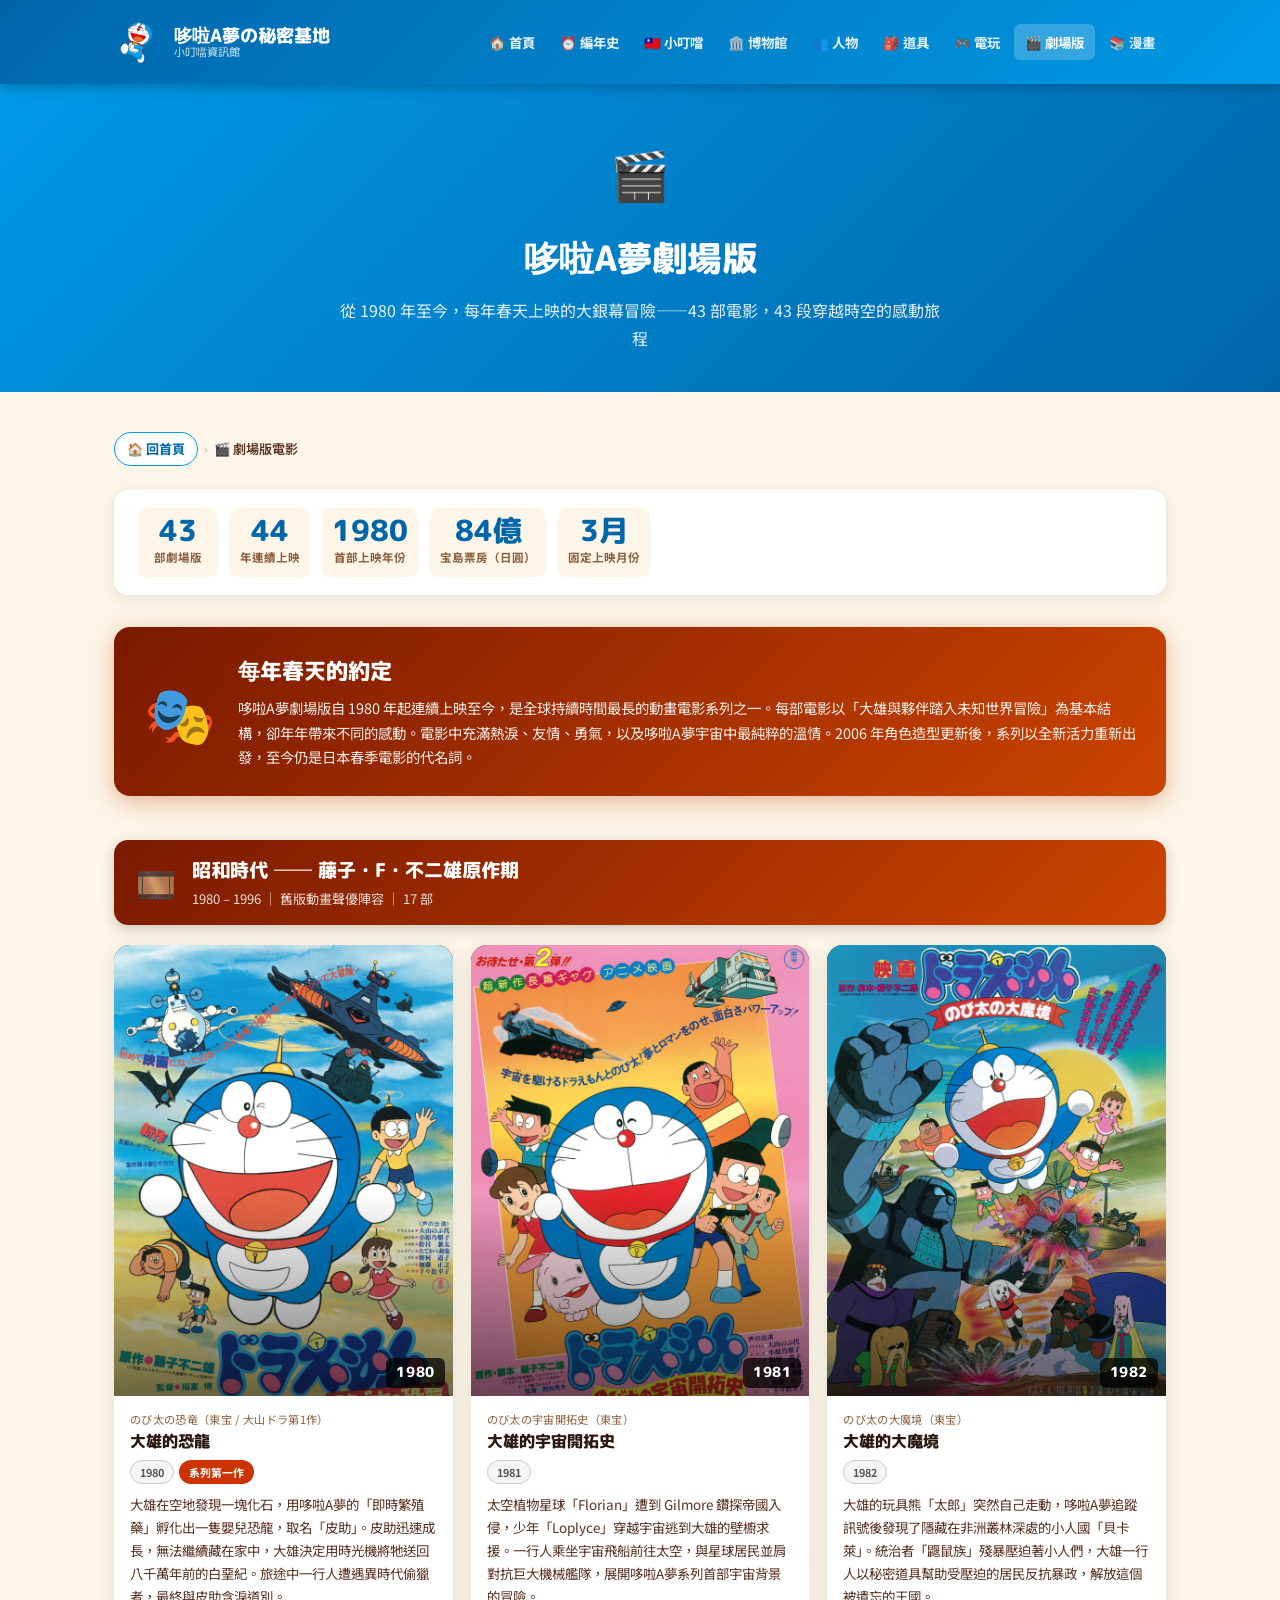
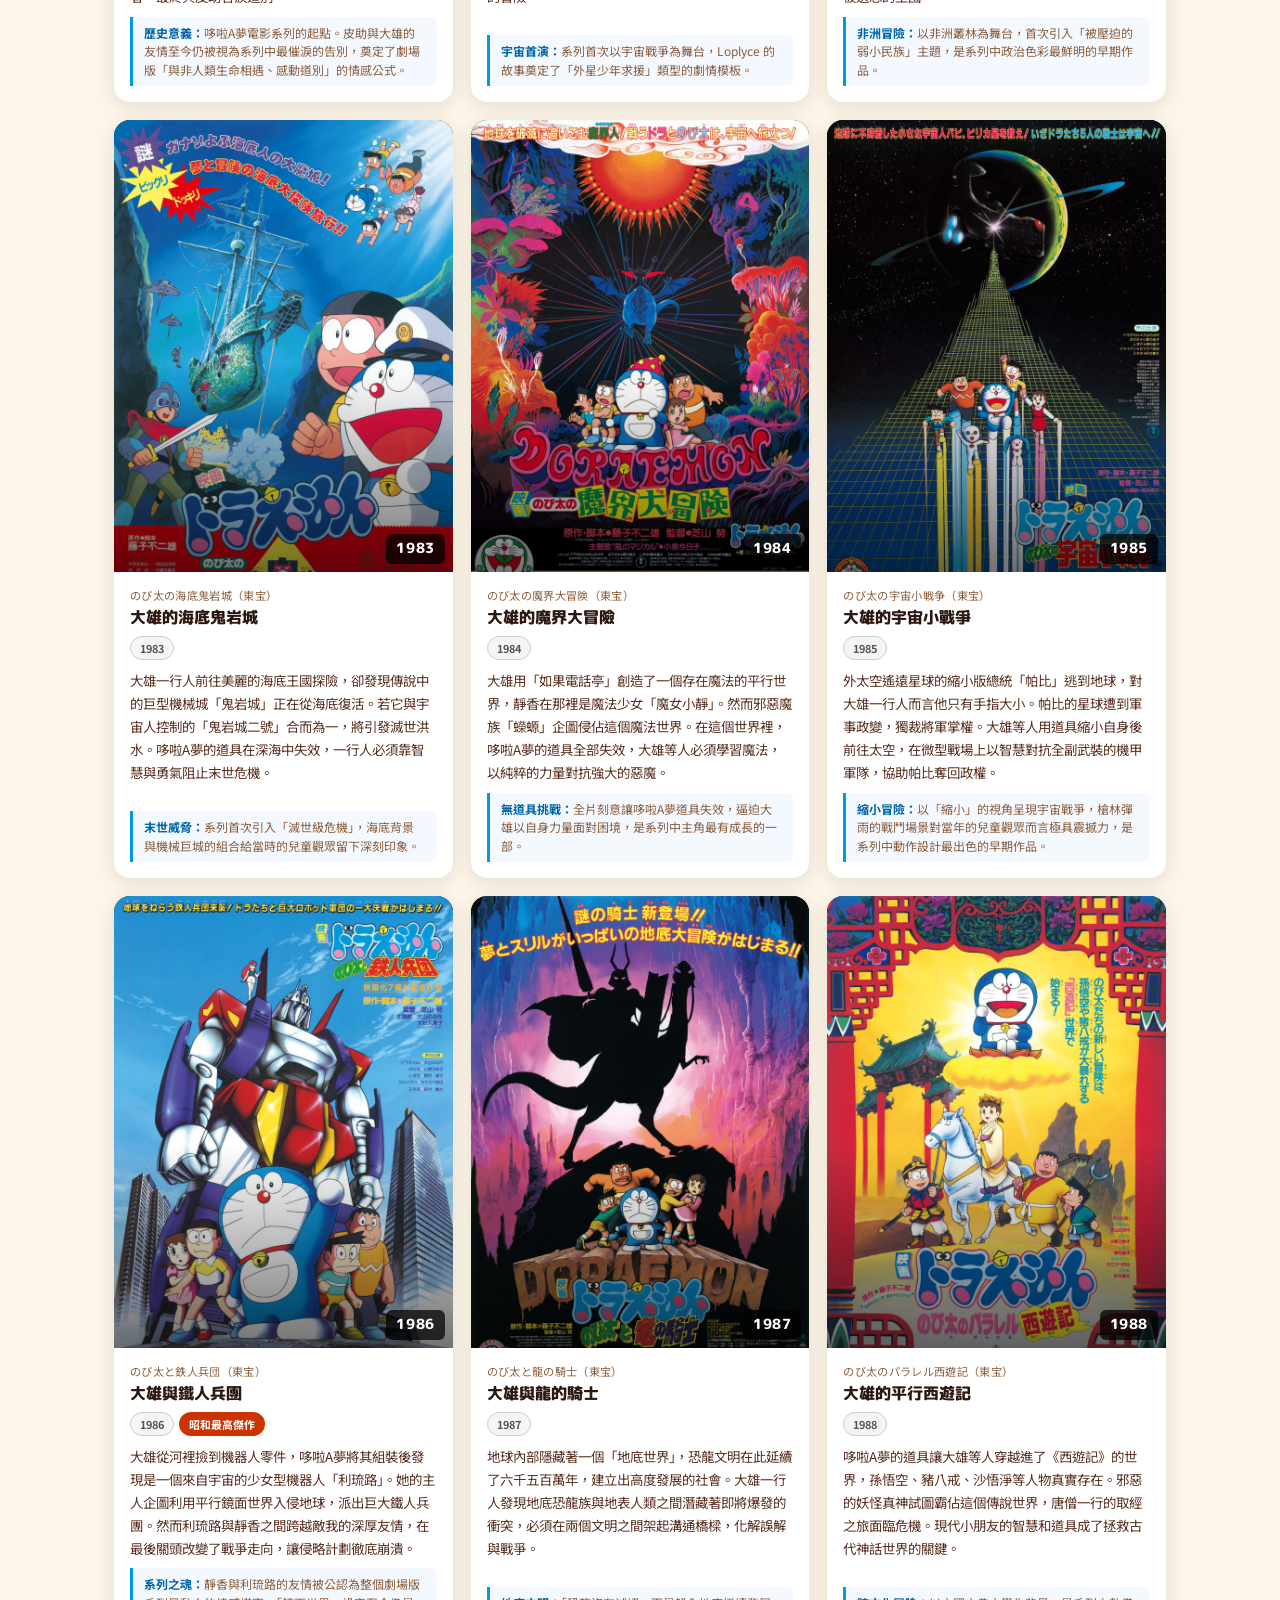
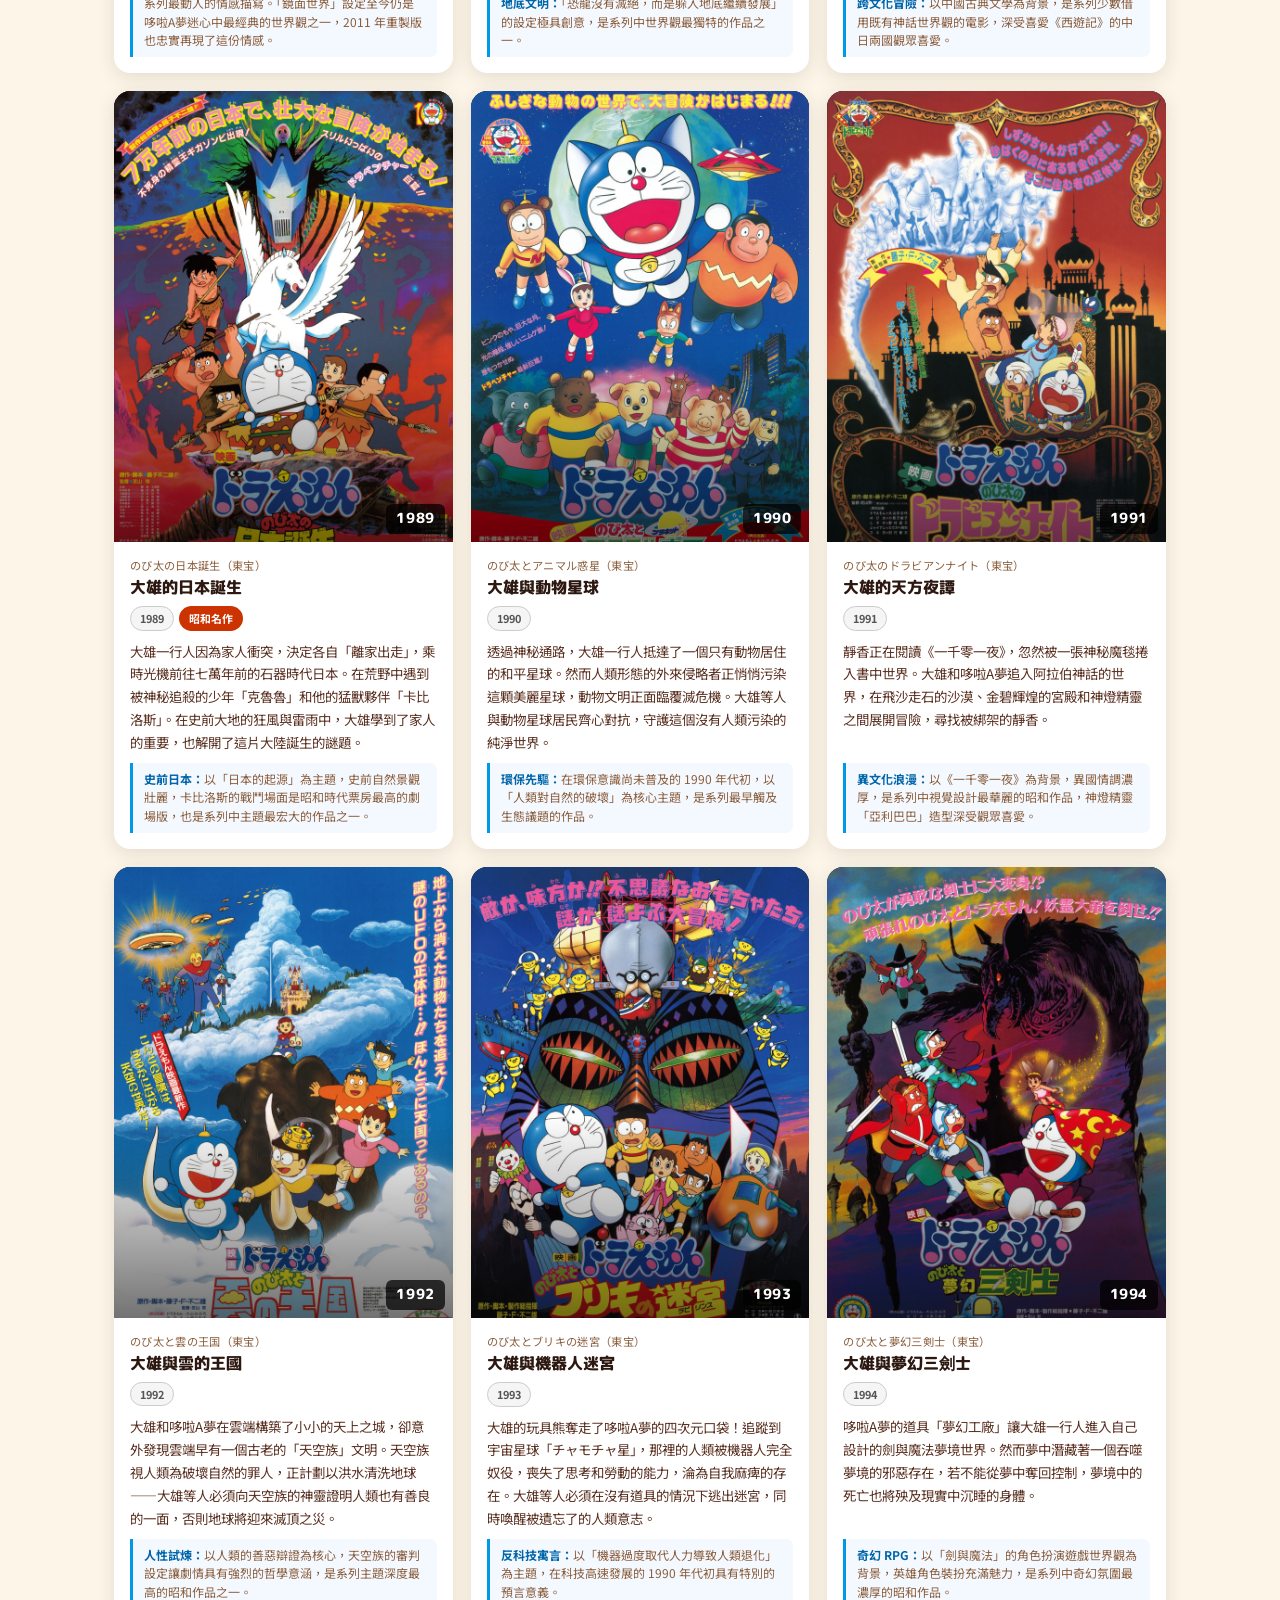
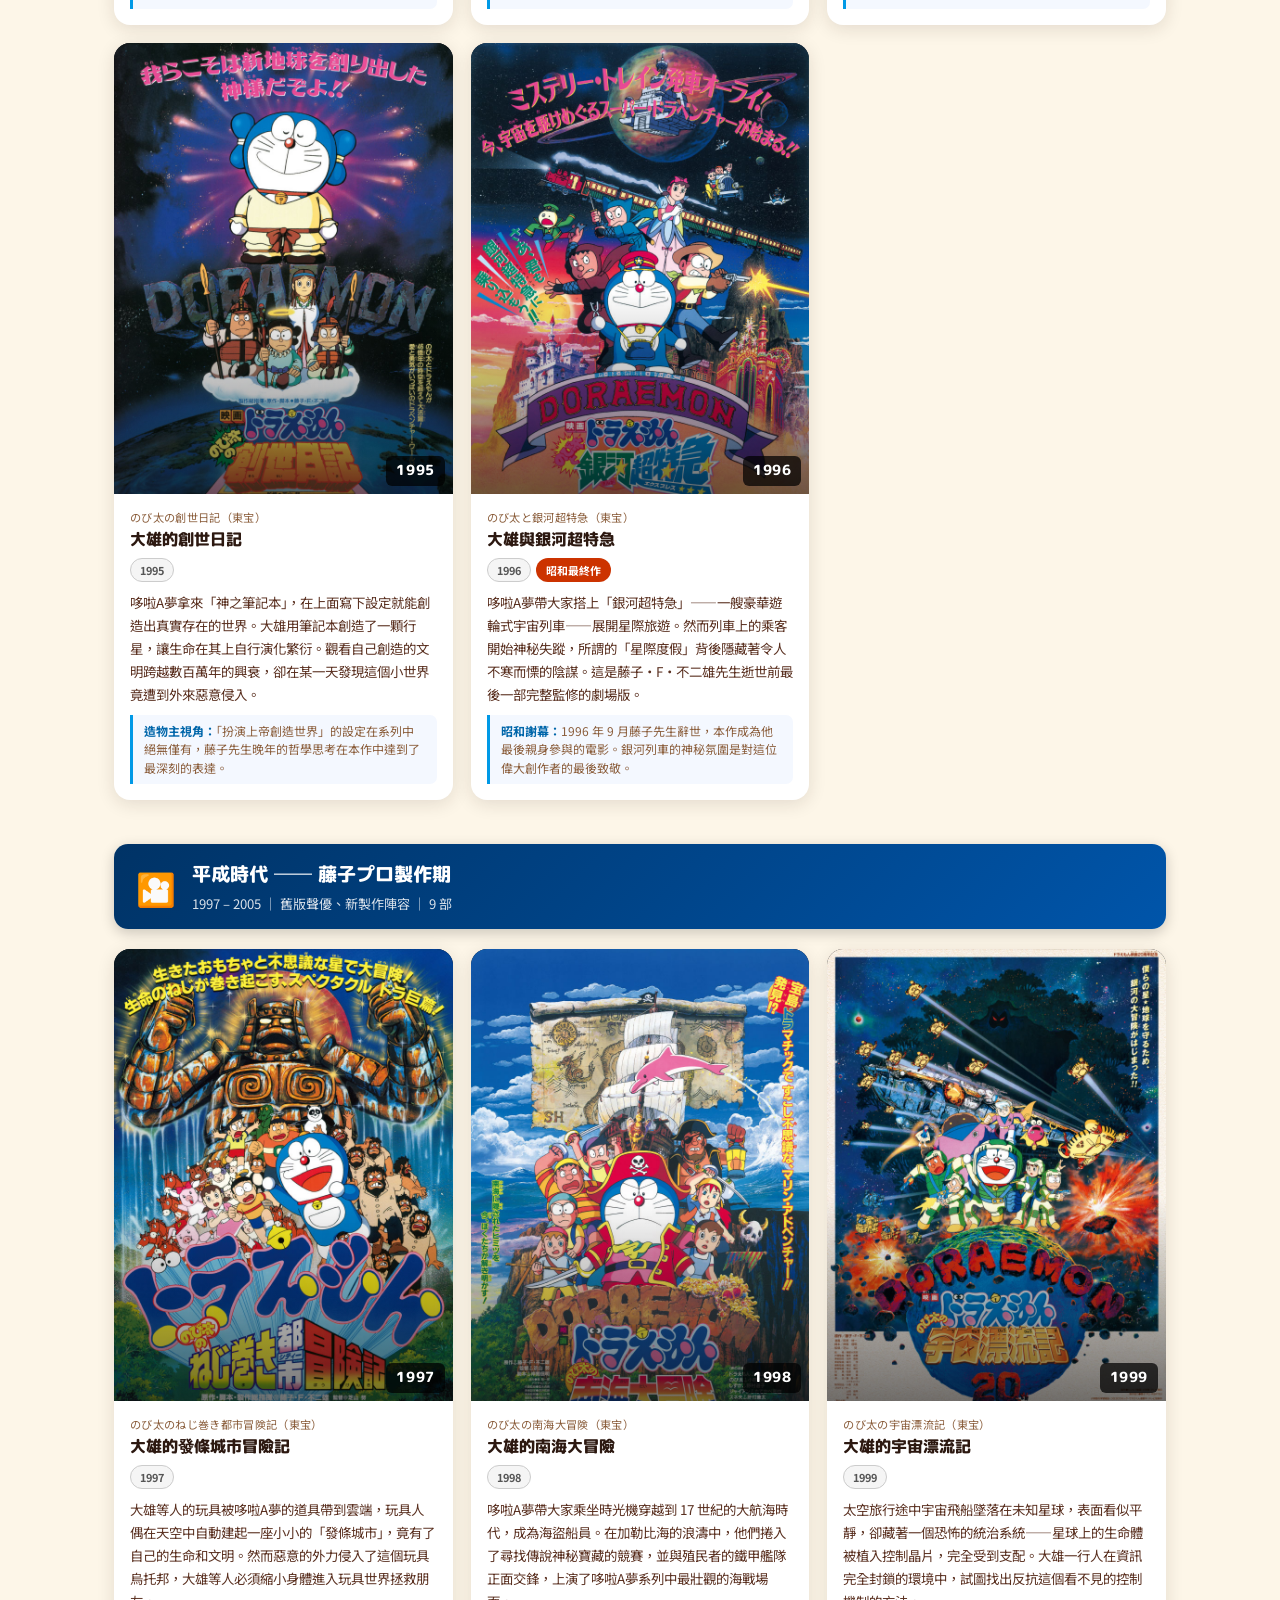
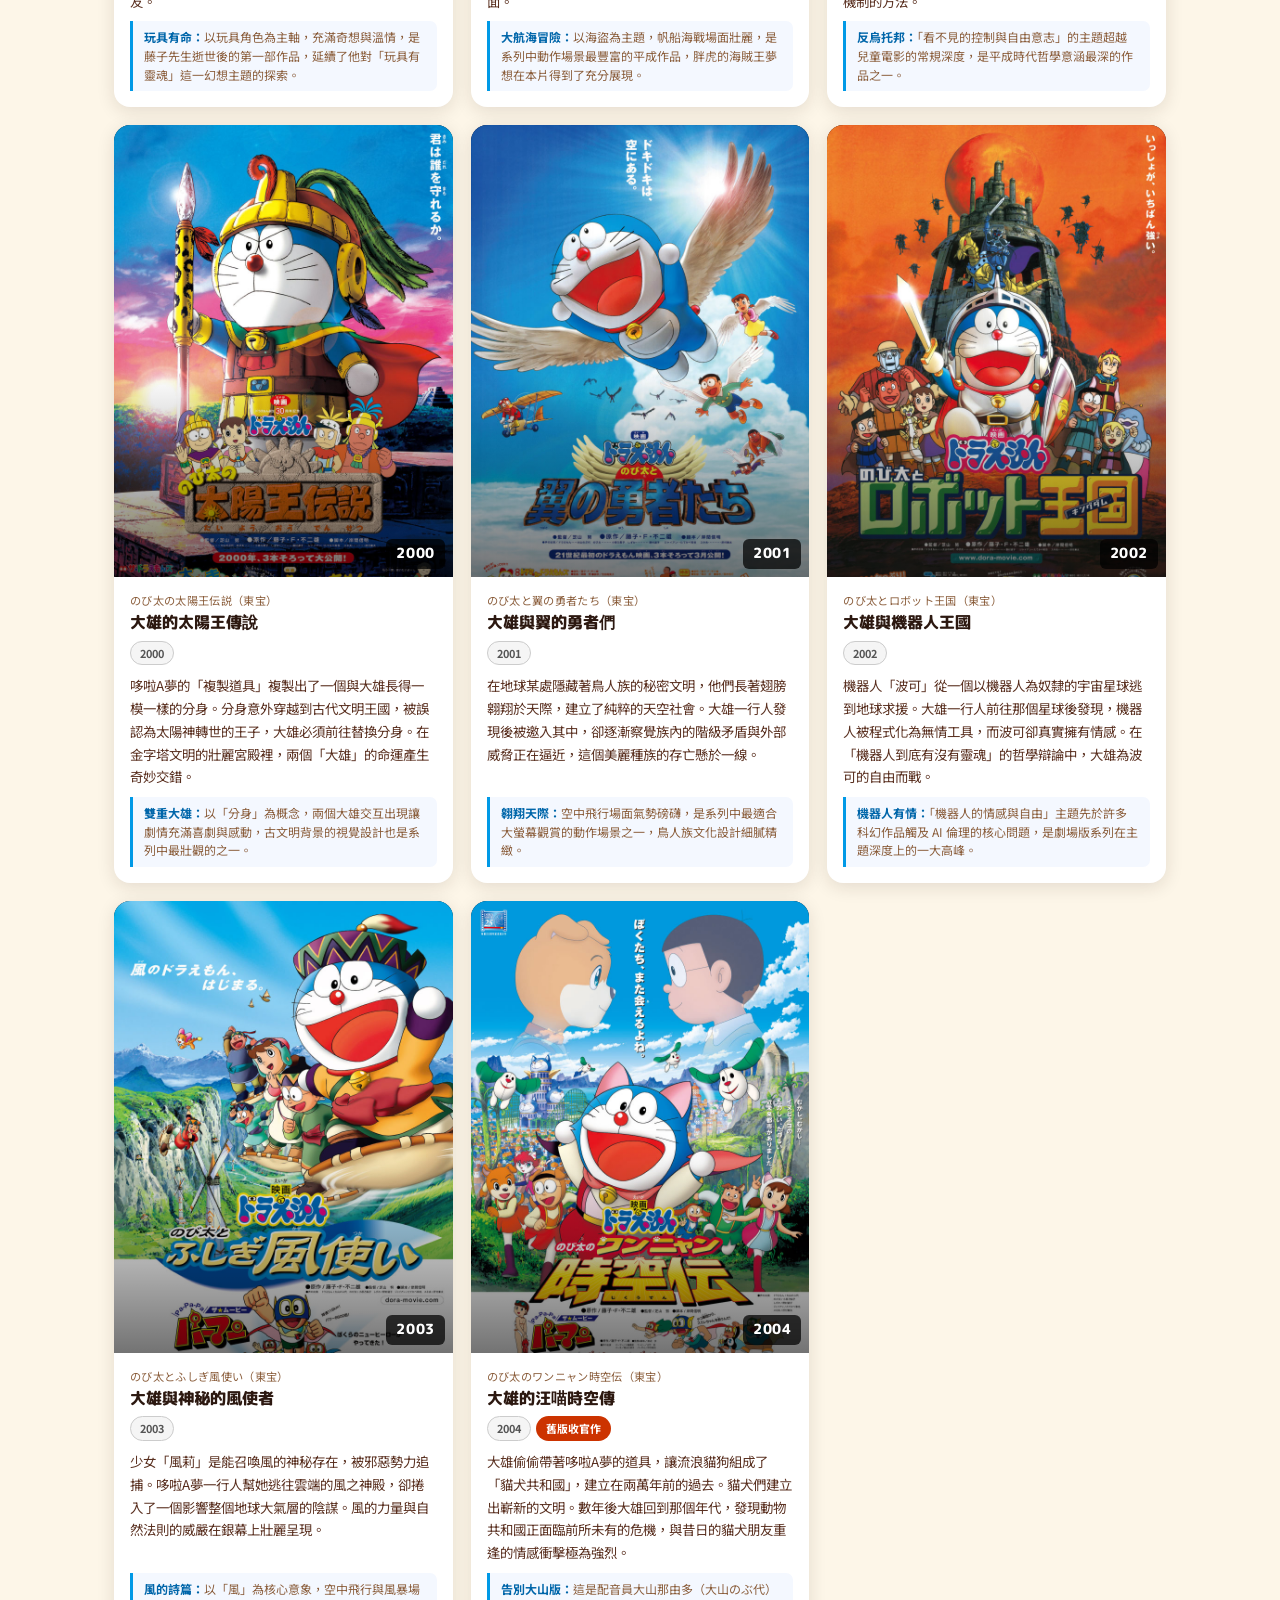
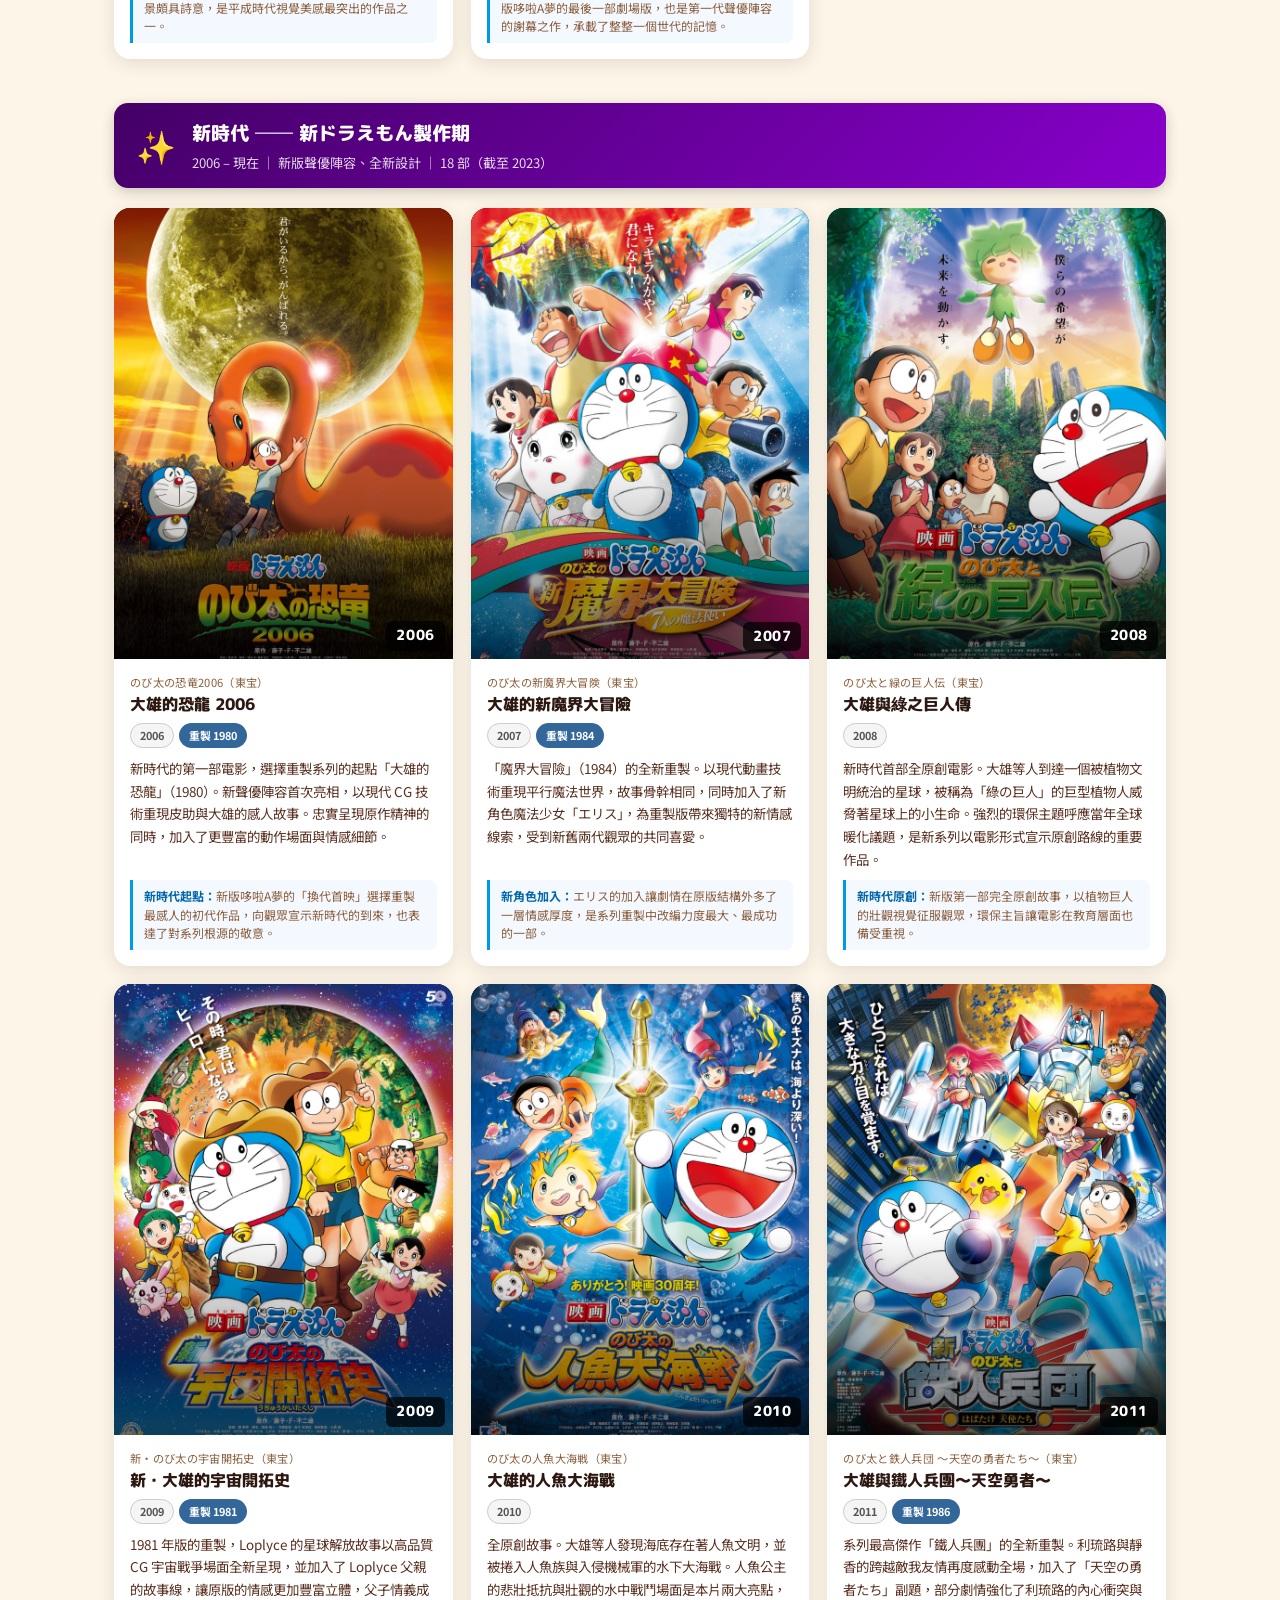
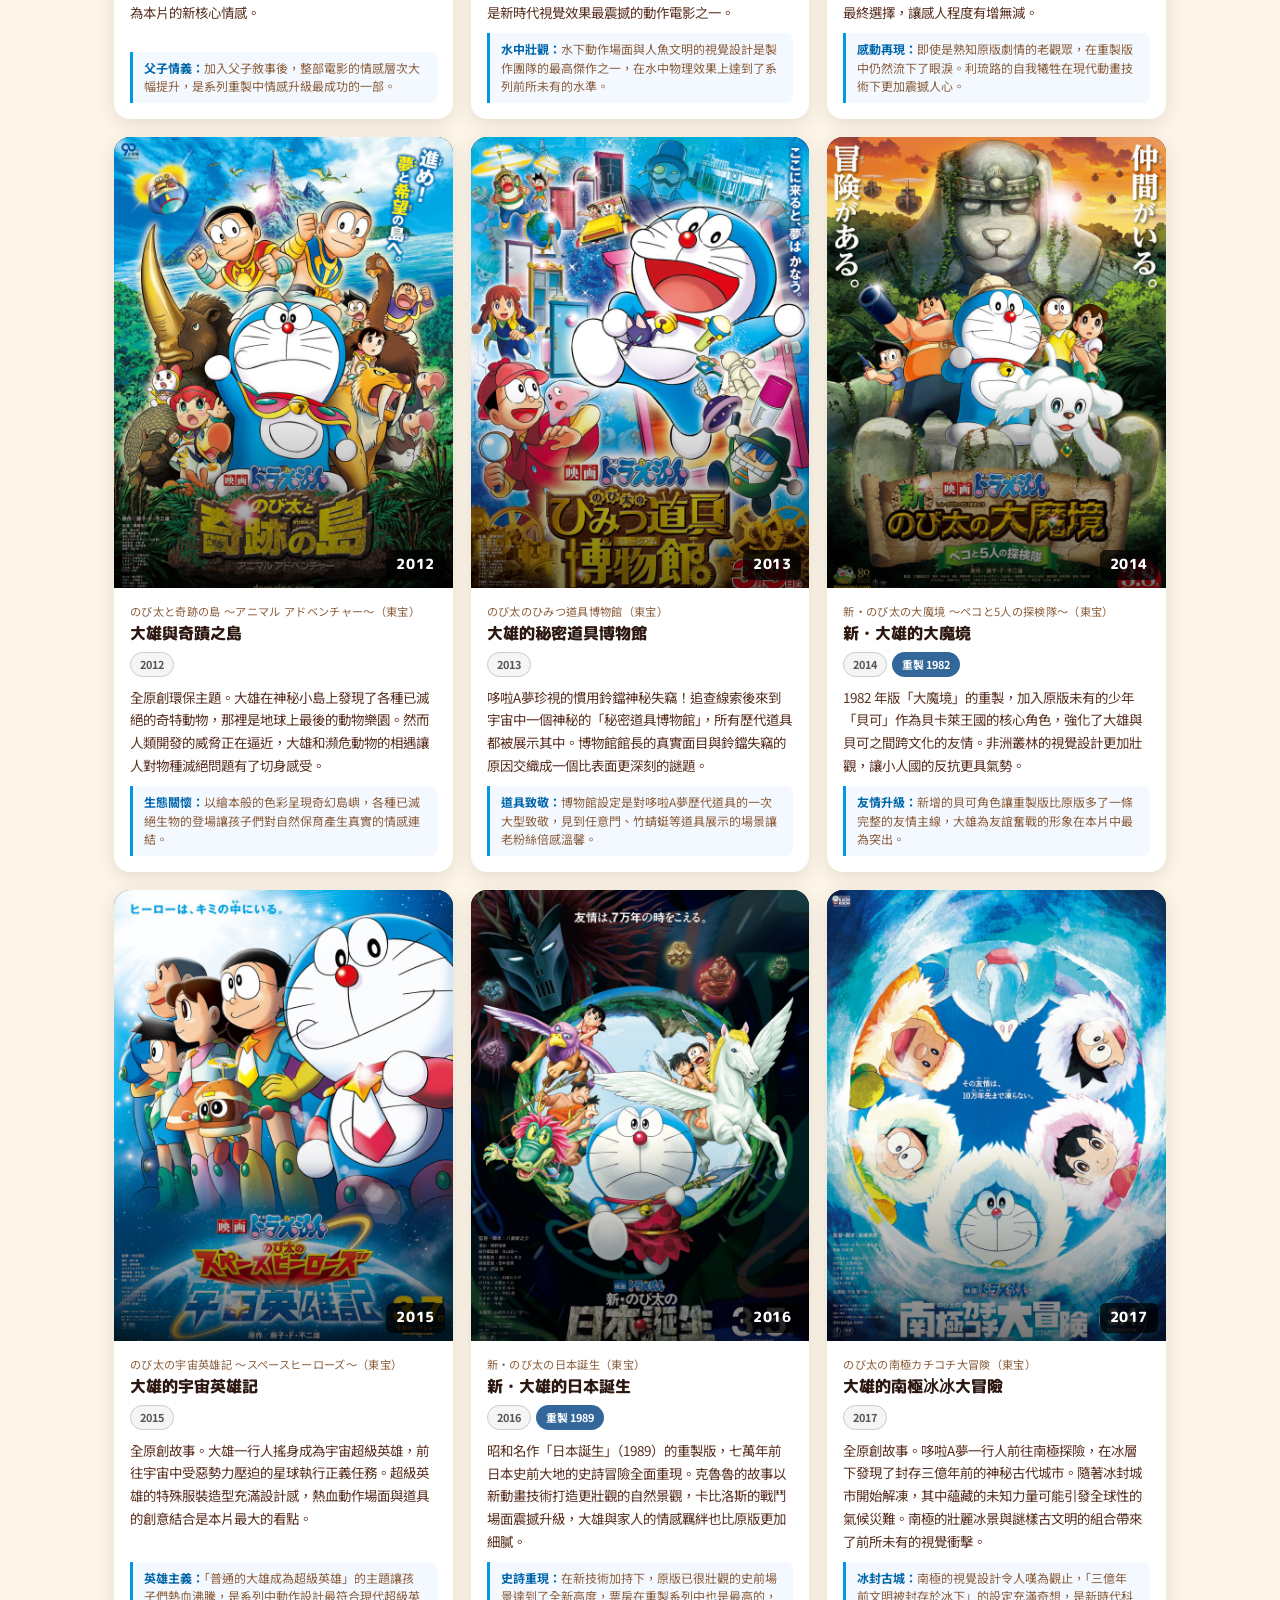
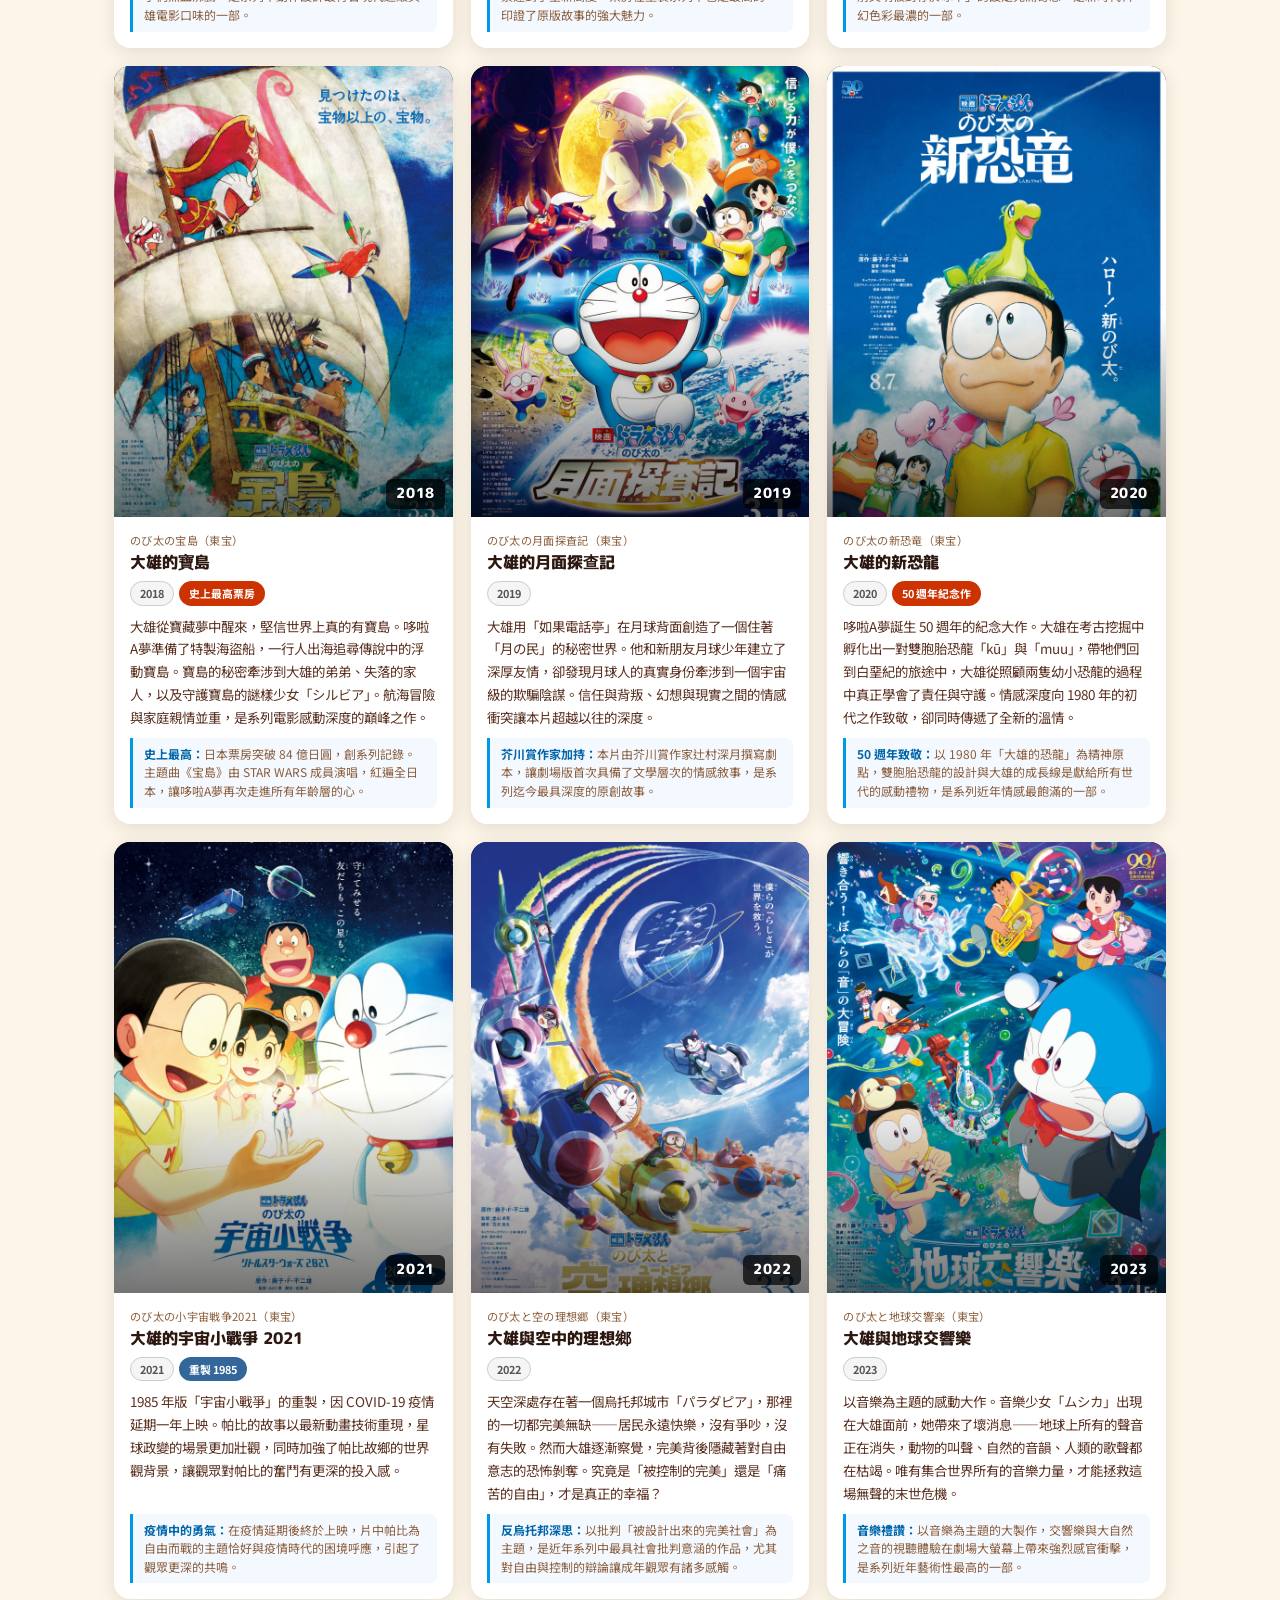
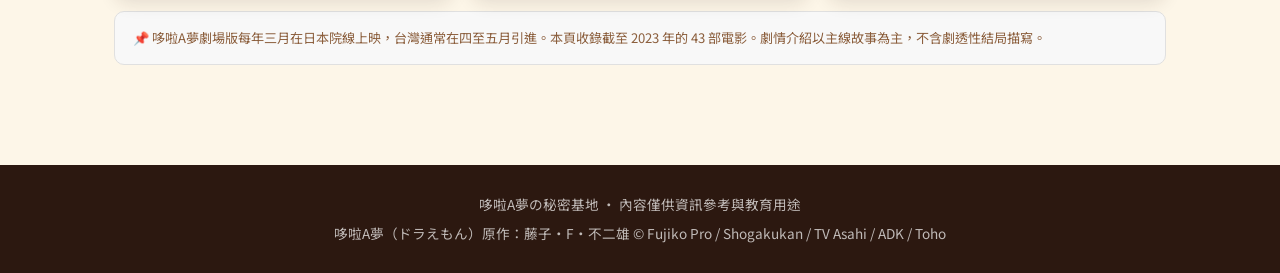
<file: movies.html>
<!DOCTYPE html>
<html lang="zh-TW">
<head>
<meta charset="UTF-8">
<link rel="icon" type="image/svg+xml" href="favicon.svg">
<meta name="viewport" content="width=device-width, initial-scale=1.0">
<title>劇場版 · 哆啦A夢の秘密基地</title>
<link rel="stylesheet" href="css/style.css">
<style>
  /* ── era section ── */
  .era-header {
    display: flex;
    align-items: center;
    gap: 16px;
    padding: 14px 22px;
    border-radius: 14px;
    color: white;
    margin: 44px 0 20px;
    box-shadow: 0 4px 14px rgba(0,0,0,0.2);
  }
  .era-icon { font-size: 2rem; flex-shrink: 0; }
  .era-title { font-family: 'M PLUS Rounded 1c', sans-serif; font-size: 1.2rem; font-weight: 800; }
  .era-years { font-size: 0.82rem; opacity: 0.85; margin-top: 2px; }

  .era-showa  { background: linear-gradient(135deg,#7a1a00,#cc4400); }
  .era-heisei { background: linear-gradient(135deg,#003366,#0055aa); }
  .era-new    { background: linear-gradient(135deg,#440066,#8800cc); }

  /* ── movie grid ── */
  .movie-grid {
    display: grid;
    grid-template-columns: repeat(auto-fill, minmax(280px, 1fr));
    gap: 18px;
    margin-bottom: 8px;
  }

  /* ── movie card ── */
  .movie-card {
    background: white;
    border-radius: 16px;
    overflow: hidden;
    box-shadow: 0 4px 18px rgba(44,24,16,0.12);
    display: flex;
    flex-direction: column;
    transition: transform 0.25s cubic-bezier(.34,1.4,.64,1), box-shadow 0.25s;
  }
  .movie-card:hover {
    transform: translateY(-5px);
    box-shadow: 0 12px 32px rgba(44,24,16,0.2);
  }

  /* ── poster cover ── */
  .movie-poster {
    aspect-ratio: 3/4;
    position: relative;
    overflow: hidden;
    background: #111;
  }
  .poster-img {
    width: 100%;
    height: 100%;
    object-fit: cover;
    object-position: center top;
    display: block;
    transition: transform 0.35s ease;
  }
  .movie-card:hover .poster-img {
    transform: scale(1.04);
  }
  .poster-overlay {
    position: absolute;
    inset: 0;
    background: linear-gradient(to bottom, transparent 55%, rgba(0,0,0,0.55));
    pointer-events: none;
  }
  .poster-year-badge {
    position: absolute;
    bottom: 8px;
    right: 8px;
    background: rgba(0,0,0,0.72);
    color: white;
    font-family: 'M PLUS Rounded 1c', sans-serif;
    font-weight: 800;
    font-size: 0.88rem;
    padding: 3px 10px;
    border-radius: 6px;
    letter-spacing: 0.04em;
    pointer-events: none;
  }

  .movie-body { padding: 14px 16px 16px; flex: 1; display: flex; flex-direction: column; }
  .movie-title-jp { font-size: 0.7rem; color: var(--text-light); margin-bottom: 2px; letter-spacing:0.03em; }
  .movie-title {
    font-family: 'M PLUS Rounded 1c', sans-serif;
    font-size: 1rem;
    font-weight: 800;
    color: var(--text);
    margin-bottom: 8px;
    line-height: 1.3;
  }
  .movie-meta { display: flex; flex-wrap: wrap; gap: 5px; margin-bottom: 9px; }
  .movie-badge {
    font-size: 0.68rem;
    font-weight: 700;
    padding: 2px 9px;
    border-radius: 20px;
    border: 1.5px solid;
  }
  .badge-year   { color: #555; border-color: #ccc; background: #f5f5f5; }
  .badge-type   { color: white; border-color: transparent; background: #666; }
  .badge-hit    { color: white; border-color: transparent; background: #cc3300; }
  .badge-remake { color: white; border-color: transparent; background: #336699; }

  .movie-desc { font-size: 0.84rem; color: var(--text-mid); line-height: 1.7; flex: 1; }
  .movie-note {
    margin-top: 9px;
    padding: 7px 11px;
    background: #f4f8ff;
    border-left: 3px solid var(--blue);
    border-radius: 0 7px 7px 0;
    font-size: 0.75rem;
    color: var(--text-light);
    line-height: 1.55;
  }
  .movie-note b { color: var(--blue-dark); }

  /* ── stats bar ── */
  .stats-bar {
    display: flex;
    flex-wrap: wrap;
    gap: 12px;
    background: white;
    border-radius: 14px;
    padding: 18px 24px;
    box-shadow: 0 3px 14px rgba(44,24,16,0.1);
    margin-bottom: 8px;
  }
  .stat-item { display: flex; flex-direction: column; align-items: center; min-width: 80px; }
  .stat-num  { font-family: 'M PLUS Rounded 1c', sans-serif; font-size: 1.8rem; font-weight: 800; color: var(--blue-dark); line-height: 1; }
  .stat-label{ font-size: 0.72rem; color: var(--text-light); margin-top: 3px; }

  /* ── featured banner ── */
  .featured-banner {
    background: linear-gradient(135deg,#7a1a00,#cc4400);
    border-radius: 16px;
    padding: 26px 30px;
    color: white;
    display: flex;
    gap: 22px;
    align-items: center;
    box-shadow: 0 6px 24px rgba(180,60,0,0.35);
    margin-bottom: 8px;
  }
  .featured-icon { font-size: 3.6rem; flex-shrink: 0; }
  .featured-title { font-family:'M PLUS Rounded 1c',sans-serif; font-size:1.35rem; font-weight:800; margin-bottom:6px; }
  .featured-desc  { font-size:0.9rem; opacity:0.93; line-height:1.7; }

  @media (max-width: 560px) {
    .movie-grid { grid-template-columns: 1fr; }
    .featured-banner { flex-direction: column; text-align: center; }
    .stats-bar { justify-content: center; }
  }
</style>
</head>
<body>

<header class="site-header">
  <div class="header-inner">
    <a href="index.html" class="site-logo">
      <div class="logo-icon">🔵</div>
      <div class="logo-text">哆啦A夢の秘密基地<div class="logo-sub">小叮噹資訊館</div></div>
    </a>
    <nav class="site-nav">
      <a href="index.html">🏠 首頁</a>
      <a href="chronicle.html">⏰ 編年史</a>
      <a href="taiwan.html">🇹🇼 小叮噹</a>
      <a href="museums.html">🏛️ 博物館</a>
      <a href="characters.html">👥 人物</a>
      <a href="gadgets.html">🎒 道具</a>
      <a href="games.html">🎮 電玩</a>
      <a href="movies.html" class="active">🎬 劇場版</a>
      <a href="spinoff-manga.html">📚 漫畫</a>
    </nav>
  </div>
</header>

<div class="page-hero">
  <div style="font-size:3rem;margin-bottom:14px">🎬</div>
  <h1>哆啦A夢劇場版</h1>
  <p>從 1980 年至今，每年春天上映的大銀幕冒險——43 部電影，43 段穿越時空的感動旅程</p>
</div>

<div class="content-wrap">

  <!-- Breadcrumb -->
  <nav class="breadcrumb">
    <a href="index.html">🏠 回首頁</a>
    <span class="breadcrumb-sep">›</span>
    <span class="breadcrumb-cur">🎬 劇場版電影</span>
  </nav>

  <!-- Stats -->
  <div class="stats-bar">
    <div class="stat-item"><div class="stat-num">43</div><div class="stat-label">部劇場版</div></div>
    <div class="stat-item"><div class="stat-num">44</div><div class="stat-label">年連續上映</div></div>
    <div class="stat-item"><div class="stat-num">1980</div><div class="stat-label">首部上映年份</div></div>
    <div class="stat-item"><div class="stat-num">84億</div><div class="stat-label">宝島票房（日圓）</div></div>
    <div class="stat-item"><div class="stat-num">3月</div><div class="stat-label">固定上映月份</div></div>
  </div>

  <!-- Featured banner -->
  <div class="featured-banner" style="margin-top:32px;">
    <div class="featured-icon">🎭</div>
    <div>
      <div class="featured-title">每年春天的約定</div>
      <div class="featured-desc">哆啦A夢劇場版自 1980 年起連續上映至今，是全球持續時間最長的動畫電影系列之一。每部電影以「大雄與夥伴踏入未知世界冒險」為基本結構，卻年年帶來不同的感動。電影中充滿熱淚、友情、勇氣，以及哆啦A夢宇宙中最純粹的溫情。2006 年角色造型更新後，系列以全新活力重新出發，至今仍是日本春季電影的代名詞。</div>
    </div>
  </div>

  <!-- ══ 昭和時代 ══ -->
  <div class="era-header era-showa">
    <div class="era-icon">🎞️</div>
    <div>
      <div class="era-title">昭和時代 ── 藤子・F・不二雄原作期</div>
      <div class="era-years">1980 – 1996 ｜ 舊版動畫聲優陣容 ｜ 17 部</div>
    </div>
  </div>
  <div class="movie-grid">

    <!-- 1980 -->
    <div class="movie-card">
      <div class="movie-poster">
        <img class="poster-img" src="images/movies/poster_p0.jpg" alt="大雄的恐龍（1980）劇場版海報" loading="lazy">
        <div class="poster-overlay"></div>
        <span class="poster-year-badge">1980</span>
      </div>
      <div class="movie-body">
        <div class="movie-title-jp">のび太の恐竜（東宝 / 大山ドラ第1作）</div>
        <div class="movie-title">大雄的恐龍</div>
        <div class="movie-meta">
          <span class="movie-badge badge-year">1980</span>
          <span class="movie-badge badge-hit">系列第一作</span>
        </div>
        <p class="movie-desc">大雄在空地發現一塊化石，用哆啦A夢的「即時繁殖藥」孵化出一隻嬰兒恐龍，取名「皮助」。皮助迅速成長，無法繼續藏在家中，大雄決定用時光機將牠送回八千萬年前的白堊紀。旅途中一行人遭遇異時代偷獵者，最終與皮助含淚道別。</p>
        <div class="movie-note"><b>歷史意義：</b>哆啦A夢電影系列的起點。皮助與大雄的友情至今仍被視為系列中最催淚的告別，奠定了劇場版「與非人類生命相遇、感動道別」的情感公式。</div>
      </div>
    </div>

    <!-- 1981 -->
    <div class="movie-card">
      <div class="movie-poster">
        <img class="poster-img" src="images/movies/poster_p1.jpg" alt="大雄的宇宙開拓史（1981）劇場版海報" loading="lazy">
        <div class="poster-overlay"></div>
        <span class="poster-year-badge">1981</span>
      </div>
      <div class="movie-body">
        <div class="movie-title-jp">のび太の宇宙開拓史（東宝）</div>
        <div class="movie-title">大雄的宇宙開拓史</div>
        <div class="movie-meta">
          <span class="movie-badge badge-year">1981</span>
        </div>
        <p class="movie-desc">太空植物星球「Florian」遭到 Gilmore 鑽探帝國入侵，少年「Loplyce」穿越宇宙逃到大雄的壁櫥求援。一行人乘坐宇宙飛船前往太空，與星球居民並肩對抗巨大機械艦隊，展開哆啦A夢系列首部宇宙背景的冒險。</p>
        <div class="movie-note"><b>宇宙首演：</b>系列首次以宇宙戰爭為舞台，Loplyce 的故事奠定了「外星少年求援」類型的劇情模板。</div>
      </div>
    </div>

    <!-- 1982 -->
    <div class="movie-card">
      <div class="movie-poster">
        <img class="poster-img" src="images/movies/poster_p2.jpg" alt="大雄的大魔境（1982）劇場版海報" loading="lazy">
        <div class="poster-overlay"></div>
        <span class="poster-year-badge">1982</span>
      </div>
      <div class="movie-body">
        <div class="movie-title-jp">のび太の大魔境（東宝）</div>
        <div class="movie-title">大雄的大魔境</div>
        <div class="movie-meta">
          <span class="movie-badge badge-year">1982</span>
        </div>
        <p class="movie-desc">大雄的玩具熊「太郎」突然自己走動，哆啦A夢追蹤訊號後發現了隱藏在非洲叢林深處的小人國「貝卡萊」。統治者「鼴鼠族」殘暴壓迫著小人們，大雄一行人以秘密道具幫助受壓迫的居民反抗暴政，解放這個被遺忘的王國。</p>
        <div class="movie-note"><b>非洲冒險：</b>以非洲叢林為舞台，首次引入「被壓迫的弱小民族」主題，是系列中政治色彩最鮮明的早期作品。</div>
      </div>
    </div>

    <!-- 1983 -->
    <div class="movie-card">
      <div class="movie-poster">
        <img class="poster-img" src="images/movies/poster_p3.jpg" alt="大雄的海底鬼岩城（1983）劇場版海報" loading="lazy">
        <div class="poster-overlay"></div>
        <span class="poster-year-badge">1983</span>
      </div>
      <div class="movie-body">
        <div class="movie-title-jp">のび太の海底鬼岩城（東宝）</div>
        <div class="movie-title">大雄的海底鬼岩城</div>
        <div class="movie-meta">
          <span class="movie-badge badge-year">1983</span>
        </div>
        <p class="movie-desc">大雄一行人前往美麗的海底王國探險，卻發現傳說中的巨型機械城「鬼岩城」正在從海底復活。若它與宇宙人控制的「鬼岩城二號」合而為一，將引發滅世洪水。哆啦A夢的道具在深海中失效，一行人必須靠智慧與勇氣阻止末世危機。</p>
        <div class="movie-note"><b>末世威脅：</b>系列首次引入「滅世級危機」，海底背景與機械巨城的組合給當時的兒童觀眾留下深刻印象。</div>
      </div>
    </div>

    <!-- 1984 -->
    <div class="movie-card">
      <div class="movie-poster">
        <img class="poster-img" src="images/movies/poster_p4.jpg" alt="大雄的魔界大冒險（1984）劇場版海報" loading="lazy">
        <div class="poster-overlay"></div>
        <span class="poster-year-badge">1984</span>
      </div>
      <div class="movie-body">
        <div class="movie-title-jp">のび太の魔界大冒険（東宝）</div>
        <div class="movie-title">大雄的魔界大冒險</div>
        <div class="movie-meta">
          <span class="movie-badge badge-year">1984</span>
        </div>
        <p class="movie-desc">大雄用「如果電話亭」創造了一個存在魔法的平行世界，靜香在那裡是魔法少女「魔女小靜」。然而邪惡魔族「蠑螈」企圖侵佔這個魔法世界。在這個世界裡，哆啦A夢的道具全部失效，大雄等人必須學習魔法，以純粹的力量對抗強大的惡魔。</p>
        <div class="movie-note"><b>無道具挑戰：</b>全片刻意讓哆啦A夢道具失效，逼迫大雄以自身力量面對困境，是系列中主角最有成長的一部。</div>
      </div>
    </div>

    <!-- 1985 -->
    <div class="movie-card">
      <div class="movie-poster">
        <img class="poster-img" src="images/movies/poster_p5.jpg" alt="大雄的宇宙小戰爭（1985）劇場版海報" loading="lazy">
        <div class="poster-overlay"></div>
        <span class="poster-year-badge">1985</span>
      </div>
      <div class="movie-body">
        <div class="movie-title-jp">のび太の宇宙小戦争（東宝）</div>
        <div class="movie-title">大雄的宇宙小戰爭</div>
        <div class="movie-meta">
          <span class="movie-badge badge-year">1985</span>
        </div>
        <p class="movie-desc">外太空遙遠星球的縮小版總統「帕比」逃到地球，對大雄一行人而言他只有手指大小。帕比的星球遭到軍事政變，獨裁將軍掌權。大雄等人用道具縮小自身後前往太空，在微型戰場上以智慧對抗全副武裝的機甲軍隊，協助帕比奪回政權。</p>
        <div class="movie-note"><b>縮小冒險：</b>以「縮小」的視角呈現宇宙戰爭，槍林彈雨的戰鬥場景對當年的兒童觀眾而言極具震撼力，是系列中動作設計最出色的早期作品。</div>
      </div>
    </div>

    <!-- 1986 -->
    <div class="movie-card">
      <div class="movie-poster">
        <img class="poster-img" src="images/movies/poster_p6.jpg" alt="大雄與鐵人兵團（1986）劇場版海報" loading="lazy">
        <div class="poster-overlay"></div>
        <span class="poster-year-badge">1986</span>
      </div>
      <div class="movie-body">
        <div class="movie-title-jp">のび太と鉄人兵団（東宝）</div>
        <div class="movie-title">大雄與鐵人兵團</div>
        <div class="movie-meta">
          <span class="movie-badge badge-year">1986</span>
          <span class="movie-badge badge-hit">昭和最高傑作</span>
        </div>
        <p class="movie-desc">大雄從河裡撿到機器人零件，哆啦A夢將其組裝後發現是一個來自宇宙的少女型機器人「利琉路」。她的主人企圖利用平行鏡面世界入侵地球，派出巨大鐵人兵團。然而利琉路與靜香之間跨越敵我的深厚友情，在最後關頭改變了戰爭走向，讓侵略計劃徹底崩潰。</p>
        <div class="movie-note"><b>系列之魂：</b>靜香與利琉路的友情被公認為整個劇場版系列最動人的情感描寫。「鏡面世界」設定至今仍是哆啦A夢迷心中最經典的世界觀之一，2011 年重製版也忠實再現了這份情感。</div>
      </div>
    </div>

    <!-- 1987 -->
    <div class="movie-card">
      <div class="movie-poster">
        <img class="poster-img" src="images/movies/poster_p7.jpg" alt="大雄與龍的騎士（1987）劇場版海報" loading="lazy">
        <div class="poster-overlay"></div>
        <span class="poster-year-badge">1987</span>
      </div>
      <div class="movie-body">
        <div class="movie-title-jp">のび太と龍の騎士（東宝）</div>
        <div class="movie-title">大雄與龍的騎士</div>
        <div class="movie-meta">
          <span class="movie-badge badge-year">1987</span>
        </div>
        <p class="movie-desc">地球內部隱藏著一個「地底世界」，恐龍文明在此延續了六千五百萬年，建立出高度發展的社會。大雄一行人發現地底恐龍族與地表人類之間潛藏著即將爆發的衝突，必須在兩個文明之間架起溝通橋樑，化解誤解與戰爭。</p>
        <div class="movie-note"><b>地底文明：</b>「恐龍沒有滅絕，而是躲入地底繼續發展」的設定極具創意，是系列中世界觀最獨特的作品之一。</div>
      </div>
    </div>

    <!-- 1988 -->
    <div class="movie-card">
      <div class="movie-poster">
        <img class="poster-img" src="images/movies/poster_p8.jpg" alt="大雄的平行西遊記（1988）劇場版海報" loading="lazy">
        <div class="poster-overlay"></div>
        <span class="poster-year-badge">1988</span>
      </div>
      <div class="movie-body">
        <div class="movie-title-jp">のび太のパラレル西遊記（東宝）</div>
        <div class="movie-title">大雄的平行西遊記</div>
        <div class="movie-meta">
          <span class="movie-badge badge-year">1988</span>
        </div>
        <p class="movie-desc">哆啦A夢的道具讓大雄等人穿越進了《西遊記》的世界，孫悟空、豬八戒、沙悟淨等人物真實存在。邪惡的妖怪真神試圖霸佔這個傳說世界，唐僧一行的取經之旅面臨危機。現代小朋友的智慧和道具成了拯救古代神話世界的關鍵。</p>
        <div class="movie-note"><b>跨文化冒險：</b>以中國古典文學為背景，是系列少數借用既有神話世界觀的電影，深受喜愛《西遊記》的中日兩國觀眾喜愛。</div>
      </div>
    </div>

    <!-- 1989 -->
    <div class="movie-card">
      <div class="movie-poster">
        <img class="poster-img" src="images/movies/poster_p9.jpg" alt="大雄的日本誕生（1989）劇場版海報" loading="lazy">
        <div class="poster-overlay"></div>
        <span class="poster-year-badge">1989</span>
      </div>
      <div class="movie-body">
        <div class="movie-title-jp">のび太の日本誕生（東宝）</div>
        <div class="movie-title">大雄的日本誕生</div>
        <div class="movie-meta">
          <span class="movie-badge badge-year">1989</span>
          <span class="movie-badge badge-hit">昭和名作</span>
        </div>
        <p class="movie-desc">大雄一行人因為家人衝突，決定各自「離家出走」，乘時光機前往七萬年前的石器時代日本。在荒野中遇到被神秘追殺的少年「克魯魯」和他的猛獸夥伴「卡比洛斯」。在史前大地的狂風與雷雨中，大雄學到了家人的重要，也解開了這片大陸誕生的謎題。</p>
        <div class="movie-note"><b>史前日本：</b>以「日本的起源」為主題，史前自然景觀壯麗，卡比洛斯的戰鬥場面是昭和時代票房最高的劇場版，也是系列中主題最宏大的作品之一。</div>
      </div>
    </div>

    <!-- 1990 -->
    <div class="movie-card">
      <div class="movie-poster">
        <img class="poster-img" src="images/movies/poster_p10.jpg" alt="大雄與動物星球（1990）劇場版海報" loading="lazy">
        <div class="poster-overlay"></div>
        <span class="poster-year-badge">1990</span>
      </div>
      <div class="movie-body">
        <div class="movie-title-jp">のび太とアニマル惑星（東宝）</div>
        <div class="movie-title">大雄與動物星球</div>
        <div class="movie-meta">
          <span class="movie-badge badge-year">1990</span>
        </div>
        <p class="movie-desc">透過神秘通路，大雄一行人抵達了一個只有動物居住的和平星球。然而人類形態的外來侵略者正悄悄污染這顆美麗星球，動物文明正面臨覆滅危機。大雄等人與動物星球居民齊心對抗，守護這個沒有人類污染的純淨世界。</p>
        <div class="movie-note"><b>環保先驅：</b>在環保意識尚未普及的 1990 年代初，以「人類對自然的破壞」為核心主題，是系列最早觸及生態議題的作品。</div>
      </div>
    </div>

    <!-- 1991 -->
    <div class="movie-card">
      <div class="movie-poster">
        <img class="poster-img" src="images/movies/poster_p11.jpg" alt="大雄的天方夜譚（1991）劇場版海報" loading="lazy">
        <div class="poster-overlay"></div>
        <span class="poster-year-badge">1991</span>
      </div>
      <div class="movie-body">
        <div class="movie-title-jp">のび太のドラビアンナイト（東宝）</div>
        <div class="movie-title">大雄的天方夜譚</div>
        <div class="movie-meta">
          <span class="movie-badge badge-year">1991</span>
        </div>
        <p class="movie-desc">靜香正在閱讀《一千零一夜》，忽然被一張神秘魔毯捲入書中世界。大雄和哆啦A夢追入阿拉伯神話的世界，在飛沙走石的沙漠、金碧輝煌的宮殿和神燈精靈之間展開冒險，尋找被綁架的靜香。</p>
        <div class="movie-note"><b>異文化浪漫：</b>以《一千零一夜》為背景，異國情調濃厚，是系列中視覺設計最華麗的昭和作品，神燈精靈「亞利巴巴」造型深受觀眾喜愛。</div>
      </div>
    </div>

    <!-- 1992 -->
    <div class="movie-card">
      <div class="movie-poster">
        <img class="poster-img" src="images/movies/poster_p12.jpg" alt="大雄與雲的王國（1992）劇場版海報" loading="lazy">
        <div class="poster-overlay"></div>
        <span class="poster-year-badge">1992</span>
      </div>
      <div class="movie-body">
        <div class="movie-title-jp">のび太と雲の王国（東宝）</div>
        <div class="movie-title">大雄與雲的王國</div>
        <div class="movie-meta">
          <span class="movie-badge badge-year">1992</span>
        </div>
        <p class="movie-desc">大雄和哆啦A夢在雲端構築了小小的天上之城，卻意外發現雲端早有一個古老的「天空族」文明。天空族視人類為破壞自然的罪人，正計劃以洪水清洗地球——大雄等人必須向天空族的神靈證明人類也有善良的一面，否則地球將迎來滅頂之災。</p>
        <div class="movie-note"><b>人性試煉：</b>以人類的善惡辯證為核心，天空族的審判設定讓劇情具有強烈的哲學意涵，是系列主題深度最高的昭和作品之一。</div>
      </div>
    </div>

    <!-- 1993 -->
    <div class="movie-card">
      <div class="movie-poster">
        <img class="poster-img" src="images/movies/poster_p13.jpg" alt="大雄與機器人迷宮（1993）劇場版海報" loading="lazy">
        <div class="poster-overlay"></div>
        <span class="poster-year-badge">1993</span>
      </div>
      <div class="movie-body">
        <div class="movie-title-jp">のび太とブリキの迷宮（東宝）</div>
        <div class="movie-title">大雄與機器人迷宮</div>
        <div class="movie-meta">
          <span class="movie-badge badge-year">1993</span>
        </div>
        <p class="movie-desc">大雄的玩具熊奪走了哆啦A夢的四次元口袋！追蹤到宇宙星球「チャモチャ星」，那裡的人類被機器人完全奴役，喪失了思考和勞動的能力，淪為自我麻痺的存在。大雄等人必須在沒有道具的情況下逃出迷宮，同時喚醒被遺忘了的人類意志。</p>
        <div class="movie-note"><b>反科技寓言：</b>以「機器過度取代人力導致人類退化」為主題，在科技高速發展的 1990 年代初具有特別的預言意義。</div>
      </div>
    </div>

    <!-- 1994 -->
    <div class="movie-card">
      <div class="movie-poster">
        <img class="poster-img" src="images/movies/poster_p14.jpg" alt="大雄與夢幻三劍士（1994）劇場版海報" loading="lazy">
        <div class="poster-overlay"></div>
        <span class="poster-year-badge">1994</span>
      </div>
      <div class="movie-body">
        <div class="movie-title-jp">のび太と夢幻三剣士（東宝）</div>
        <div class="movie-title">大雄與夢幻三劍士</div>
        <div class="movie-meta">
          <span class="movie-badge badge-year">1994</span>
        </div>
        <p class="movie-desc">哆啦A夢的道具「夢幻工廠」讓大雄一行人進入自己設計的劍與魔法夢境世界。然而夢中潛藏著一個吞噬夢境的邪惡存在，若不能從夢中奪回控制，夢境中的死亡也將殃及現實中沉睡的身體。</p>
        <div class="movie-note"><b>奇幻 RPG：</b>以「劍與魔法」的角色扮演遊戲世界觀為背景，英雄角色裝扮充滿魅力，是系列中奇幻氛圍最濃厚的昭和作品。</div>
      </div>
    </div>

    <!-- 1995 -->
    <div class="movie-card">
      <div class="movie-poster">
        <img class="poster-img" src="images/movies/poster_p15.jpg" alt="大雄的創世日記（1995）劇場版海報" loading="lazy">
        <div class="poster-overlay"></div>
        <span class="poster-year-badge">1995</span>
      </div>
      <div class="movie-body">
        <div class="movie-title-jp">のび太の創世日記（東宝）</div>
        <div class="movie-title">大雄的創世日記</div>
        <div class="movie-meta">
          <span class="movie-badge badge-year">1995</span>
        </div>
        <p class="movie-desc">哆啦A夢拿來「神之筆記本」，在上面寫下設定就能創造出真實存在的世界。大雄用筆記本創造了一顆行星，讓生命在其上自行演化繁衍。觀看自己創造的文明跨越數百萬年的興衰，卻在某一天發現這個小世界竟遭到外來惡意侵入。</p>
        <div class="movie-note"><b>造物主視角：</b>「扮演上帝創造世界」的設定在系列中絕無僅有，藤子先生晚年的哲學思考在本作中達到了最深刻的表達。</div>
      </div>
    </div>

    <!-- 1996 -->
    <div class="movie-card">
      <div class="movie-poster">
        <img class="poster-img" src="images/movies/poster_p16.jpg" alt="大雄與銀河超特急（1996）劇場版海報" loading="lazy">
        <div class="poster-overlay"></div>
        <span class="poster-year-badge">1996</span>
      </div>
      <div class="movie-body">
        <div class="movie-title-jp">のび太と銀河超特急（東宝）</div>
        <div class="movie-title">大雄與銀河超特急</div>
        <div class="movie-meta">
          <span class="movie-badge badge-year">1996</span>
          <span class="movie-badge badge-hit">昭和最終作</span>
        </div>
        <p class="movie-desc">哆啦A夢帶大家搭上「銀河超特急」——一艘豪華遊輪式宇宙列車——展開星際旅遊。然而列車上的乘客開始神秘失蹤，所謂的「星際度假」背後隱藏著令人不寒而慄的陰謀。這是藤子・F・不二雄先生逝世前最後一部完整監修的劇場版。</p>
        <div class="movie-note"><b>昭和謝幕：</b>1996 年 9 月藤子先生辭世，本作成為他最後親身參與的電影。銀河列車的神秘氛圍是對這位偉大創作者的最後致敬。</div>
      </div>
    </div>

  </div><!-- /昭和時代 -->

  <!-- ══ 平成時代 ══ -->
  <div class="era-header era-heisei">
    <div class="era-icon">🎦</div>
    <div>
      <div class="era-title">平成時代 ── 藤子プロ製作期</div>
      <div class="era-years">1997 – 2005 ｜ 舊版聲優、新製作陣容 ｜ 9 部</div>
    </div>
  </div>
  <div class="movie-grid">

    <!-- 1997 -->
    <div class="movie-card">
      <div class="movie-poster">
        <img class="poster-img" src="images/movies/poster_p17.jpg" alt="大雄的發條城市冒險記（1997）劇場版海報" loading="lazy">
        <div class="poster-overlay"></div>
        <span class="poster-year-badge">1997</span>
      </div>
      <div class="movie-body">
        <div class="movie-title-jp">のび太のねじ巻き都市冒険記（東宝）</div>
        <div class="movie-title">大雄的發條城市冒險記</div>
        <div class="movie-meta">
          <span class="movie-badge badge-year">1997</span>
        </div>
        <p class="movie-desc">大雄等人的玩具被哆啦A夢的道具帶到雲端，玩具人偶在天空中自動建起一座小小的「發條城市」，竟有了自己的生命和文明。然而惡意的外力侵入了這個玩具烏托邦，大雄等人必須縮小身體進入玩具世界拯救朋友。</p>
        <div class="movie-note"><b>玩具有命：</b>以玩具角色為主軸，充滿奇想與溫情，是藤子先生逝世後的第一部作品，延續了他對「玩具有靈魂」這一幻想主題的探索。</div>
      </div>
    </div>

    <!-- 1998 -->
    <div class="movie-card">
      <div class="movie-poster">
        <img class="poster-img" src="images/movies/poster_p18.jpg" alt="大雄的南海大冒險（1998）劇場版海報" loading="lazy">
        <div class="poster-overlay"></div>
        <span class="poster-year-badge">1998</span>
      </div>
      <div class="movie-body">
        <div class="movie-title-jp">のび太の南海大冒険（東宝）</div>
        <div class="movie-title">大雄的南海大冒險</div>
        <div class="movie-meta">
          <span class="movie-badge badge-year">1998</span>
        </div>
        <p class="movie-desc">哆啦A夢帶大家乘坐時光機穿越到 17 世紀的大航海時代，成為海盜船員。在加勒比海的浪濤中，他們捲入了尋找傳說神秘寶藏的競賽，並與殖民者的鐵甲艦隊正面交鋒，上演了哆啦A夢系列中最壯觀的海戰場面。</p>
        <div class="movie-note"><b>大航海冒險：</b>以海盜為主題，帆船海戰場面壯麗，是系列中動作場景最豐富的平成作品，胖虎的海賊王夢想在本片得到了充分展現。</div>
      </div>
    </div>

    <!-- 1999 -->
    <div class="movie-card">
      <div class="movie-poster">
        <img class="poster-img" src="images/movies/poster_p19.jpg" alt="大雄的宇宙漂流記（1999）劇場版海報" loading="lazy">
        <div class="poster-overlay"></div>
        <span class="poster-year-badge">1999</span>
      </div>
      <div class="movie-body">
        <div class="movie-title-jp">のび太の宇宙漂流記（東宝）</div>
        <div class="movie-title">大雄的宇宙漂流記</div>
        <div class="movie-meta">
          <span class="movie-badge badge-year">1999</span>
        </div>
        <p class="movie-desc">太空旅行途中宇宙飛船墜落在未知星球，表面看似平靜，卻藏著一個恐怖的統治系統——星球上的生命體被植入控制晶片，完全受到支配。大雄一行人在資訊完全封鎖的環境中，試圖找出反抗這個看不見的控制機制的方法。</p>
        <div class="movie-note"><b>反烏托邦：</b>「看不見的控制與自由意志」的主題超越兒童電影的常規深度，是平成時代哲學意涵最深的作品之一。</div>
      </div>
    </div>

    <!-- 2000 -->
    <div class="movie-card">
      <div class="movie-poster">
        <img class="poster-img" src="images/movies/poster_p20.jpg" alt="大雄的太陽王傳說（2000）劇場版海報" loading="lazy">
        <div class="poster-overlay"></div>
        <span class="poster-year-badge">2000</span>
      </div>
      <div class="movie-body">
        <div class="movie-title-jp">のび太の太陽王伝説（東宝）</div>
        <div class="movie-title">大雄的太陽王傳說</div>
        <div class="movie-meta">
          <span class="movie-badge badge-year">2000</span>
        </div>
        <p class="movie-desc">哆啦A夢的「複製道具」複製出了一個與大雄長得一模一樣的分身。分身意外穿越到古代文明王國，被誤認為太陽神轉世的王子，大雄必須前往替換分身。在金字塔文明的壯麗宮殿裡，兩個「大雄」的命運產生奇妙交錯。</p>
        <div class="movie-note"><b>雙重大雄：</b>以「分身」為概念，兩個大雄交互出現讓劇情充滿喜劇與感動，古文明背景的視覺設計也是系列中最壯觀的之一。</div>
      </div>
    </div>

    <!-- 2001 -->
    <div class="movie-card">
      <div class="movie-poster">
        <img class="poster-img" src="images/movies/poster_p21.jpg" alt="大雄與翼的勇者們（2001）劇場版海報" loading="lazy">
        <div class="poster-overlay"></div>
        <span class="poster-year-badge">2001</span>
      </div>
      <div class="movie-body">
        <div class="movie-title-jp">のび太と翼の勇者たち（東宝）</div>
        <div class="movie-title">大雄與翼的勇者們</div>
        <div class="movie-meta">
          <span class="movie-badge badge-year">2001</span>
        </div>
        <p class="movie-desc">在地球某處隱藏著鳥人族的秘密文明，他們長著翅膀翱翔於天際，建立了純粹的天空社會。大雄一行人發現後被邀入其中，卻逐漸察覺族內的階級矛盾與外部威脅正在逼近，這個美麗種族的存亡懸於一線。</p>
        <div class="movie-note"><b>翱翔天際：</b>空中飛行場面氣勢磅礴，是系列中最適合大螢幕觀賞的動作場景之一，鳥人族文化設計細膩精緻。</div>
      </div>
    </div>

    <!-- 2002 -->
    <div class="movie-card">
      <div class="movie-poster">
        <img class="poster-img" src="images/movies/poster_p22.jpg" alt="大雄與機器人王國（2002）劇場版海報" loading="lazy">
        <div class="poster-overlay"></div>
        <span class="poster-year-badge">2002</span>
      </div>
      <div class="movie-body">
        <div class="movie-title-jp">のび太とロボット王国（東宝）</div>
        <div class="movie-title">大雄與機器人王國</div>
        <div class="movie-meta">
          <span class="movie-badge badge-year">2002</span>
        </div>
        <p class="movie-desc">機器人「波可」從一個以機器人為奴隸的宇宙星球逃到地球求援。大雄一行人前往那個星球後發現，機器人被程式化為無情工具，而波可卻真實擁有情感。在「機器人到底有沒有靈魂」的哲學辯論中，大雄為波可的自由而戰。</p>
        <div class="movie-note"><b>機器人有情：</b>「機器人的情感與自由」主題先於許多科幻作品觸及 AI 倫理的核心問題，是劇場版系列在主題深度上的一大高峰。</div>
      </div>
    </div>

    <!-- 2003 -->
    <div class="movie-card">
      <div class="movie-poster">
        <img class="poster-img" src="images/movies/poster_p23.jpg" alt="大雄與神秘的風使者（2003）劇場版海報" loading="lazy">
        <div class="poster-overlay"></div>
        <span class="poster-year-badge">2003</span>
      </div>
      <div class="movie-body">
        <div class="movie-title-jp">のび太とふしぎ風使い（東宝）</div>
        <div class="movie-title">大雄與神秘的風使者</div>
        <div class="movie-meta">
          <span class="movie-badge badge-year">2003</span>
        </div>
        <p class="movie-desc">少女「風莉」是能召喚風的神秘存在，被邪惡勢力追捕。哆啦A夢一行人幫她逃往雲端的風之神殿，卻捲入了一個影響整個地球大氣層的陰謀。風的力量與自然法則的威嚴在銀幕上壯麗呈現。</p>
        <div class="movie-note"><b>風的詩篇：</b>以「風」為核心意象，空中飛行與風暴場景頗具詩意，是平成時代視覺美感最突出的作品之一。</div>
      </div>
    </div>

    <!-- 2004 -->
    <div class="movie-card">
      <div class="movie-poster">
        <img class="poster-img" src="images/movies/poster_p24.jpg" alt="大雄的汪喵時空傳（2004）劇場版海報" loading="lazy">
        <div class="poster-overlay"></div>
        <span class="poster-year-badge">2004</span>
      </div>
      <div class="movie-body">
        <div class="movie-title-jp">のび太のワンニャン時空伝（東宝）</div>
        <div class="movie-title">大雄的汪喵時空傳</div>
        <div class="movie-meta">
          <span class="movie-badge badge-year">2004</span>
          <span class="movie-badge badge-hit">舊版收官作</span>
        </div>
        <p class="movie-desc">大雄偷偷帶著哆啦A夢的道具，讓流浪貓狗組成了「貓犬共和國」，建立在兩萬年前的過去。貓犬們建立出嶄新的文明。數年後大雄回到那個年代，發現動物共和國正面臨前所未有的危機，與昔日的貓犬朋友重逢的情感衝擊極為強烈。</p>
        <div class="movie-note"><b>告別大山版：</b>這是配音員大山那由多（大山のぶ代）版哆啦A夢的最後一部劇場版，也是第一代聲優陣容的謝幕之作，承載了整整一個世代的記憶。</div>
      </div>
    </div>

  </div><!-- /平成時代 -->

  <!-- ══ 新時代 ══ -->
  <div class="era-header era-new">
    <div class="era-icon">✨</div>
    <div>
      <div class="era-title">新時代 ── 新ドラえもん製作期</div>
      <div class="era-years">2006 – 現在 ｜ 新版聲優陣容、全新設計 ｜ 18 部（截至 2023）</div>
    </div>
  </div>
  <div class="movie-grid">

    <!-- 2006 -->
    <div class="movie-card">
      <div class="movie-poster">
        <img class="poster-img" src="images/movies/poster_p25.jpg" alt="大雄的恐龍2006（2006）劇場版海報" loading="lazy">
        <div class="poster-overlay"></div>
        <span class="poster-year-badge">2006</span>
      </div>
      <div class="movie-body">
        <div class="movie-title-jp">のび太の恐竜2006（東宝）</div>
        <div class="movie-title">大雄的恐龍 2006</div>
        <div class="movie-meta">
          <span class="movie-badge badge-year">2006</span>
          <span class="movie-badge badge-remake">重製 1980</span>
        </div>
        <p class="movie-desc">新時代的第一部電影，選擇重製系列的起點「大雄的恐龍」（1980）。新聲優陣容首次亮相，以現代 CG 技術重現皮助與大雄的感人故事。忠實呈現原作精神的同時，加入了更豐富的動作場面與情感細節。</p>
        <div class="movie-note"><b>新時代起點：</b>新版哆啦A夢的「換代首映」選擇重製最感人的初代作品，向觀眾宣示新時代的到來，也表達了對系列根源的敬意。</div>
      </div>
    </div>

    <!-- 2007 -->
    <div class="movie-card">
      <div class="movie-poster">
        <img class="poster-img" src="images/movies/poster_p26.jpg" alt="大雄的新魔界大冒險（2007）劇場版海報" loading="lazy">
        <div class="poster-overlay"></div>
        <span class="poster-year-badge">2007</span>
      </div>
      <div class="movie-body">
        <div class="movie-title-jp">のび太の新魔界大冒険（東宝）</div>
        <div class="movie-title">大雄的新魔界大冒險</div>
        <div class="movie-meta">
          <span class="movie-badge badge-year">2007</span>
          <span class="movie-badge badge-remake">重製 1984</span>
        </div>
        <p class="movie-desc">「魔界大冒險」（1984）的全新重製。以現代動畫技術重現平行魔法世界，故事骨幹相同，同時加入了新角色魔法少女「エリス」，為重製版帶來獨特的新情感線索，受到新舊兩代觀眾的共同喜愛。</p>
        <div class="movie-note"><b>新角色加入：</b>エリス的加入讓劇情在原版結構外多了一層情感厚度，是系列重製中改編力度最大、最成功的一部。</div>
      </div>
    </div>

    <!-- 2008 -->
    <div class="movie-card">
      <div class="movie-poster">
        <img class="poster-img" src="images/movies/poster_p27.jpg" alt="大雄與綠之巨人傳（2008）劇場版海報" loading="lazy">
        <div class="poster-overlay"></div>
        <span class="poster-year-badge">2008</span>
      </div>
      <div class="movie-body">
        <div class="movie-title-jp">のび太と緑の巨人伝（東宝）</div>
        <div class="movie-title">大雄與綠之巨人傳</div>
        <div class="movie-meta">
          <span class="movie-badge badge-year">2008</span>
        </div>
        <p class="movie-desc">新時代首部全原創電影。大雄等人到達一個被植物文明統治的星球，被稱為「綠の巨人」的巨型植物人威脅著星球上的小生命。強烈的環保主題呼應當年全球暖化議題，是新系列以電影形式宣示原創路線的重要作品。</p>
        <div class="movie-note"><b>新時代原創：</b>新版第一部完全原創故事，以植物巨人的壯觀視覺征服觀眾，環保主旨讓電影在教育層面也備受重視。</div>
      </div>
    </div>

    <!-- 2009 -->
    <div class="movie-card">
      <div class="movie-poster">
        <img class="poster-img" src="images/movies/poster_p28.jpg" alt="新・大雄的宇宙開拓史（2009）劇場版海報" loading="lazy">
        <div class="poster-overlay"></div>
        <span class="poster-year-badge">2009</span>
      </div>
      <div class="movie-body">
        <div class="movie-title-jp">新・のび太の宇宙開拓史（東宝）</div>
        <div class="movie-title">新・大雄的宇宙開拓史</div>
        <div class="movie-meta">
          <span class="movie-badge badge-year">2009</span>
          <span class="movie-badge badge-remake">重製 1981</span>
        </div>
        <p class="movie-desc">1981 年版的重製，Loplyce 的星球解放故事以高品質 CG 宇宙戰爭場面全新呈現，並加入了 Loplyce 父親的故事線，讓原版的情感更加豐富立體，父子情義成為本片的新核心情感。</p>
        <div class="movie-note"><b>父子情義：</b>加入父子敘事後，整部電影的情感層次大幅提升，是系列重製中情感升級最成功的一部。</div>
      </div>
    </div>

    <!-- 2010 -->
    <div class="movie-card">
      <div class="movie-poster">
        <img class="poster-img" src="images/movies/poster_p29.jpg" alt="大雄的人魚大海戰（2010）劇場版海報" loading="lazy">
        <div class="poster-overlay"></div>
        <span class="poster-year-badge">2010</span>
      </div>
      <div class="movie-body">
        <div class="movie-title-jp">のび太の人魚大海戦（東宝）</div>
        <div class="movie-title">大雄的人魚大海戰</div>
        <div class="movie-meta">
          <span class="movie-badge badge-year">2010</span>
        </div>
        <p class="movie-desc">全原創故事。大雄等人發現海底存在著人魚文明，並被捲入人魚族與入侵機械軍的水下大海戰。人魚公主的悲壯抵抗與壯觀的水中戰鬥場面是本片兩大亮點，是新時代視覺效果最震撼的動作電影之一。</p>
        <div class="movie-note"><b>水中壯觀：</b>水下動作場面與人魚文明的視覺設計是製作團隊的最高傑作之一，在水中物理效果上達到了系列前所未有的水準。</div>
      </div>
    </div>

    <!-- 2011 -->
    <div class="movie-card">
      <div class="movie-poster">
        <img class="poster-img" src="images/movies/poster_p30.jpg" alt="大雄與鐵人兵團天空勇者（2011）劇場版海報" loading="lazy">
        <div class="poster-overlay"></div>
        <span class="poster-year-badge">2011</span>
      </div>
      <div class="movie-body">
        <div class="movie-title-jp">のび太と鉄人兵団 ～天空の勇者たち～（東宝）</div>
        <div class="movie-title">大雄與鐵人兵團～天空勇者～</div>
        <div class="movie-meta">
          <span class="movie-badge badge-year">2011</span>
          <span class="movie-badge badge-remake">重製 1986</span>
        </div>
        <p class="movie-desc">系列最高傑作「鐵人兵團」的全新重製。利琉路與靜香的跨越敵我友情再度感動全場，加入了「天空の勇者たち」副題，部分劇情強化了利琉路的內心衝突與最終選擇，讓感人程度有增無減。</p>
        <div class="movie-note"><b>感動再現：</b>即使是熟知原版劇情的老觀眾，在重製版中仍然流下了眼淚。利琉路的自我犧牲在現代動畫技術下更加震撼人心。</div>
      </div>
    </div>

    <!-- 2012 -->
    <div class="movie-card">
      <div class="movie-poster">
        <img class="poster-img" src="images/movies/poster_p31.jpg" alt="大雄與奇蹟之島（2012）劇場版海報" loading="lazy">
        <div class="poster-overlay"></div>
        <span class="poster-year-badge">2012</span>
      </div>
      <div class="movie-body">
        <div class="movie-title-jp">のび太と奇跡の島 ～アニマル アドベンチャー～（東宝）</div>
        <div class="movie-title">大雄與奇蹟之島</div>
        <div class="movie-meta">
          <span class="movie-badge badge-year">2012</span>
        </div>
        <p class="movie-desc">全原創環保主題。大雄在神秘小島上發現了各種已滅絕的奇特動物，那裡是地球上最後的動物樂園。然而人類開發的威脅正在逼近，大雄和瀕危動物的相遇讓人對物種滅絕問題有了切身感受。</p>
        <div class="movie-note"><b>生態關懷：</b>以繪本般的色彩呈現奇幻島嶼，各種已滅絕生物的登場讓孩子們對自然保育產生真實的情感連結。</div>
      </div>
    </div>

    <!-- 2013 -->
    <div class="movie-card">
      <div class="movie-poster">
        <img class="poster-img" src="images/movies/poster_p32.jpg" alt="大雄的秘密道具博物館（2013）劇場版海報" loading="lazy">
        <div class="poster-overlay"></div>
        <span class="poster-year-badge">2013</span>
      </div>
      <div class="movie-body">
        <div class="movie-title-jp">のび太のひみつ道具博物館（東宝）</div>
        <div class="movie-title">大雄的秘密道具博物館</div>
        <div class="movie-meta">
          <span class="movie-badge badge-year">2013</span>
        </div>
        <p class="movie-desc">哆啦A夢珍視的慣用鈴鐺神秘失竊！追查線索後來到宇宙中一個神秘的「秘密道具博物館」，所有歷代道具都被展示其中。博物館館長的真實面目與鈴鐺失竊的原因交織成一個比表面更深刻的謎題。</p>
        <div class="movie-note"><b>道具致敬：</b>博物館設定是對哆啦A夢歷代道具的一次大型致敬，見到任意門、竹蜻蜓等道具展示的場景讓老粉絲倍感溫馨。</div>
      </div>
    </div>

    <!-- 2014 -->
    <div class="movie-card">
      <div class="movie-poster">
        <img class="poster-img" src="images/movies/poster_p33.jpg" alt="新・大雄的大魔境（2014）劇場版海報" loading="lazy">
        <div class="poster-overlay"></div>
        <span class="poster-year-badge">2014</span>
      </div>
      <div class="movie-body">
        <div class="movie-title-jp">新・のび太の大魔境 ～ペコと5人の探検隊～（東宝）</div>
        <div class="movie-title">新・大雄的大魔境</div>
        <div class="movie-meta">
          <span class="movie-badge badge-year">2014</span>
          <span class="movie-badge badge-remake">重製 1982</span>
        </div>
        <p class="movie-desc">1982 年版「大魔境」的重製，加入原版未有的少年「貝可」作為貝卡萊王國的核心角色，強化了大雄與貝可之間跨文化的友情。非洲叢林的視覺設計更加壯觀，讓小人國的反抗更具氣勢。</p>
        <div class="movie-note"><b>友情升級：</b>新增的貝可角色讓重製版比原版多了一條完整的友情主線，大雄為友誼奮戰的形象在本片中最為突出。</div>
      </div>
    </div>

    <!-- 2015 -->
    <div class="movie-card">
      <div class="movie-poster">
        <img class="poster-img" src="images/movies/poster_p34.jpg" alt="大雄的宇宙英雄記（2015）劇場版海報" loading="lazy">
        <div class="poster-overlay"></div>
        <span class="poster-year-badge">2015</span>
      </div>
      <div class="movie-body">
        <div class="movie-title-jp">のび太の宇宙英雄記 ～スペースヒーローズ～（東宝）</div>
        <div class="movie-title">大雄的宇宙英雄記</div>
        <div class="movie-meta">
          <span class="movie-badge badge-year">2015</span>
        </div>
        <p class="movie-desc">全原創故事。大雄一行人搖身成為宇宙超級英雄，前往宇宙中受惡勢力壓迫的星球執行正義任務。超級英雄的特殊服裝造型充滿設計感，熱血動作場面與道具的創意結合是本片最大的看點。</p>
        <div class="movie-note"><b>英雄主義：</b>「普通的大雄成為超級英雄」的主題讓孩子們熱血沸騰，是系列中動作設計最符合現代超級英雄電影口味的一部。</div>
      </div>
    </div>

    <!-- 2016 -->
    <div class="movie-card">
      <div class="movie-poster">
        <img class="poster-img" src="images/movies/poster_p35.jpg" alt="新・大雄的日本誕生（2016）劇場版海報" loading="lazy">
        <div class="poster-overlay"></div>
        <span class="poster-year-badge">2016</span>
      </div>
      <div class="movie-body">
        <div class="movie-title-jp">新・のび太の日本誕生（東宝）</div>
        <div class="movie-title">新・大雄的日本誕生</div>
        <div class="movie-meta">
          <span class="movie-badge badge-year">2016</span>
          <span class="movie-badge badge-remake">重製 1989</span>
        </div>
        <p class="movie-desc">昭和名作「日本誕生」（1989）的重製版，七萬年前日本史前大地的史詩冒險全面重現。克魯魯的故事以新動畫技術打造更壯觀的自然景觀，卡比洛斯的戰鬥場面震撼升級，大雄與家人的情感羈絆也比原版更加細膩。</p>
        <div class="movie-note"><b>史詩重現：</b>在新技術加持下，原版已很壯觀的史前場景達到了全新高度，票房在重製系列中也是最高的，印證了原版故事的強大魅力。</div>
      </div>
    </div>

    <!-- 2017 -->
    <div class="movie-card">
      <div class="movie-poster">
        <img class="poster-img" src="images/movies/poster_p36.jpg" alt="大雄的南極冰冰大冒險（2017）劇場版海報" loading="lazy">
        <div class="poster-overlay"></div>
        <span class="poster-year-badge">2017</span>
      </div>
      <div class="movie-body">
        <div class="movie-title-jp">のび太の南極カチコチ大冒険（東宝）</div>
        <div class="movie-title">大雄的南極冰冰大冒險</div>
        <div class="movie-meta">
          <span class="movie-badge badge-year">2017</span>
        </div>
        <p class="movie-desc">全原創故事。哆啦A夢一行人前往南極探險，在冰層下發現了封存三億年前的神秘古代城市。隨著冰封城市開始解凍，其中蘊藏的未知力量可能引發全球性的氣候災難。南極的壯麗冰景與謎樣古文明的組合帶來了前所未有的視覺衝擊。</p>
        <div class="movie-note"><b>冰封古城：</b>南極的視覺設計令人嘆為觀止，「三億年前文明被封存於冰下」的設定充滿奇想，是新時代科幻色彩最濃的一部。</div>
      </div>
    </div>

    <!-- 2018 -->
    <div class="movie-card">
      <div class="movie-poster">
        <img class="poster-img" src="images/movies/poster_p37.jpg" alt="大雄的寶島（2018）劇場版海報" loading="lazy">
        <div class="poster-overlay"></div>
        <span class="poster-year-badge">2018</span>
      </div>
      <div class="movie-body">
        <div class="movie-title-jp">のび太の宝島（東宝）</div>
        <div class="movie-title">大雄的寶島</div>
        <div class="movie-meta">
          <span class="movie-badge badge-year">2018</span>
          <span class="movie-badge badge-hit">史上最高票房</span>
        </div>
        <p class="movie-desc">大雄從寶藏夢中醒來，堅信世界上真的有寶島。哆啦A夢準備了特製海盜船，一行人出海追尋傳說中的浮動寶島。寶島的秘密牽涉到大雄的弟弟、失落的家人，以及守護寶島的謎樣少女「シルビア」。航海冒險與家庭親情並重，是系列電影感動深度的巔峰之作。</p>
        <div class="movie-note"><b>史上最高：</b>日本票房突破 84 億日圓，創系列記錄。主題曲《宝島》由 STAR WARS 成員演唱，紅遍全日本，讓哆啦A夢再次走進所有年齡層的心。</div>
      </div>
    </div>

    <!-- 2019 -->
    <div class="movie-card">
      <div class="movie-poster">
        <img class="poster-img" src="images/movies/poster_p38.jpg" alt="大雄的月面探查記（2019）劇場版海報" loading="lazy">
        <div class="poster-overlay"></div>
        <span class="poster-year-badge">2019</span>
      </div>
      <div class="movie-body">
        <div class="movie-title-jp">のび太の月面探査記（東宝）</div>
        <div class="movie-title">大雄的月面探查記</div>
        <div class="movie-meta">
          <span class="movie-badge badge-year">2019</span>
        </div>
        <p class="movie-desc">大雄用「如果電話亭」在月球背面創造了一個住著「月の民」的秘密世界。他和新朋友月球少年建立了深厚友情，卻發現月球人的真實身份牽涉到一個宇宙級的欺騙陰謀。信任與背叛、幻想與現實之間的情感衝突讓本片超越以往的深度。</p>
        <div class="movie-note"><b>芥川賞作家加持：</b>本片由芥川賞作家辻村深月撰寫劇本，讓劇場版首次具備了文學層次的情感敘事，是系列迄今最具深度的原創故事。</div>
      </div>
    </div>

    <!-- 2020 -->
    <div class="movie-card">
      <div class="movie-poster">
        <img class="poster-img" src="images/movies/poster_p39.jpg" alt="大雄的新恐龍（2020）劇場版海報" loading="lazy">
        <div class="poster-overlay"></div>
        <span class="poster-year-badge">2020</span>
      </div>
      <div class="movie-body">
        <div class="movie-title-jp">のび太の新恐竜（東宝）</div>
        <div class="movie-title">大雄的新恐龍</div>
        <div class="movie-meta">
          <span class="movie-badge badge-year">2020</span>
          <span class="movie-badge badge-hit">50 週年紀念作</span>
        </div>
        <p class="movie-desc">哆啦A夢誕生 50 週年的紀念大作。大雄在考古挖掘中孵化出一對雙胞胎恐龍「kū」與「muu」，帶牠們回到白堊紀的旅途中，大雄從照顧兩隻幼小恐龍的過程中真正學會了責任與守護。情感深度向 1980 年的初代之作致敬，卻同時傳遞了全新的溫情。</p>
        <div class="movie-note"><b>50 週年致敬：</b>以 1980 年「大雄的恐龍」為精神原點，雙胞胎恐龍的設計與大雄的成長線是獻給所有世代的感動禮物，是系列近年情感最飽滿的一部。</div>
      </div>
    </div>

    <!-- 2021 -->
    <div class="movie-card">
      <div class="movie-poster">
        <img class="poster-img" src="images/movies/poster_p40.jpg" alt="大雄的宇宙小戰爭2021（2021）劇場版海報" loading="lazy">
        <div class="poster-overlay"></div>
        <span class="poster-year-badge">2021</span>
      </div>
      <div class="movie-body">
        <div class="movie-title-jp">のび太の小宇宙戦争2021（東宝）</div>
        <div class="movie-title">大雄的宇宙小戰爭 2021</div>
        <div class="movie-meta">
          <span class="movie-badge badge-year">2021</span>
          <span class="movie-badge badge-remake">重製 1985</span>
        </div>
        <p class="movie-desc">1985 年版「宇宙小戰爭」的重製，因 COVID-19 疫情延期一年上映。帕比的故事以最新動畫技術重現，星球政變的場景更加壯觀，同時加強了帕比故鄉的世界觀背景，讓觀眾對帕比的奮鬥有更深的投入感。</p>
        <div class="movie-note"><b>疫情中的勇氣：</b>在疫情延期後終於上映，片中帕比為自由而戰的主題恰好與疫情時代的困境呼應，引起了觀眾更深的共鳴。</div>
      </div>
    </div>

    <!-- 2022 -->
    <div class="movie-card">
      <div class="movie-poster">
        <img class="poster-img" src="images/movies/poster_p41.jpg" alt="大雄與空中的理想鄉（2022）劇場版海報" loading="lazy">
        <div class="poster-overlay"></div>
        <span class="poster-year-badge">2022</span>
      </div>
      <div class="movie-body">
        <div class="movie-title-jp">のび太と空の理想郷（東宝）</div>
        <div class="movie-title">大雄與空中的理想鄉</div>
        <div class="movie-meta">
          <span class="movie-badge badge-year">2022</span>
        </div>
        <p class="movie-desc">天空深處存在著一個烏托邦城市「パラダピア」，那裡的一切都完美無缺——居民永遠快樂，沒有爭吵，沒有失敗。然而大雄逐漸察覺，完美背後隱藏著對自由意志的恐怖剝奪。究竟是「被控制的完美」還是「痛苦的自由」，才是真正的幸福？</p>
        <div class="movie-note"><b>反烏托邦深思：</b>以批判「被設計出來的完美社會」為主題，是近年系列中最具社會批判意涵的作品，尤其對自由與控制的辯論讓成年觀眾有諸多感觸。</div>
      </div>
    </div>

    <!-- 2023 -->
    <div class="movie-card">
      <div class="movie-poster">
        <img class="poster-img" src="images/movies/poster_p42.jpg" alt="大雄與地球交響樂（2023）劇場版海報" loading="lazy">
        <div class="poster-overlay"></div>
        <span class="poster-year-badge">2023</span>
      </div>
      <div class="movie-body">
        <div class="movie-title-jp">のび太と地球交響楽（東宝）</div>
        <div class="movie-title">大雄與地球交響樂</div>
        <div class="movie-meta">
          <span class="movie-badge badge-year">2023</span>
        </div>
        <p class="movie-desc">以音樂為主題的感動大作。音樂少女「ムシカ」出現在大雄面前，她帶來了壞消息——地球上所有的聲音正在消失，動物的叫聲、自然的音韻、人類的歌聲都在枯竭。唯有集合世界所有的音樂力量，才能拯救這場無聲的末世危機。</p>
        <div class="movie-note"><b>音樂禮讚：</b>以音樂為主題的大製作，交響樂與大自然之音的視聽體驗在劇場大螢幕上帶來強烈感官衝擊，是系列近年藝術性最高的一部。</div>
      </div>
    </div>

  </div><!-- /新時代 -->

  <div style="background:#f8f8f8;border:1px solid #e0e0e0;border-radius:10px;padding:14px 18px;font-size:0.82rem;color:var(--text-light);line-height:1.8;margin-top:12px;">
    📌 哆啦A夢劇場版每年三月在日本院線上映，台灣通常在四至五月引進。本頁收錄截至 2023 年的 43 部電影。劇情介紹以主線故事為主，不含劇透性結局描寫。
  </div>

</div><!-- /content-wrap -->

<footer>
  <p>哆啦A夢の秘密基地 · 內容僅供資訊參考與教育用途</p>
  <p style="margin-top:6px">哆啦A夢（ドラえもん）原作：藤子・F・不二雄 © Fujiko Pro / Shogakukan / TV Asahi / ADK / Toho</p>
</footer>

</body>
</html>
</file>
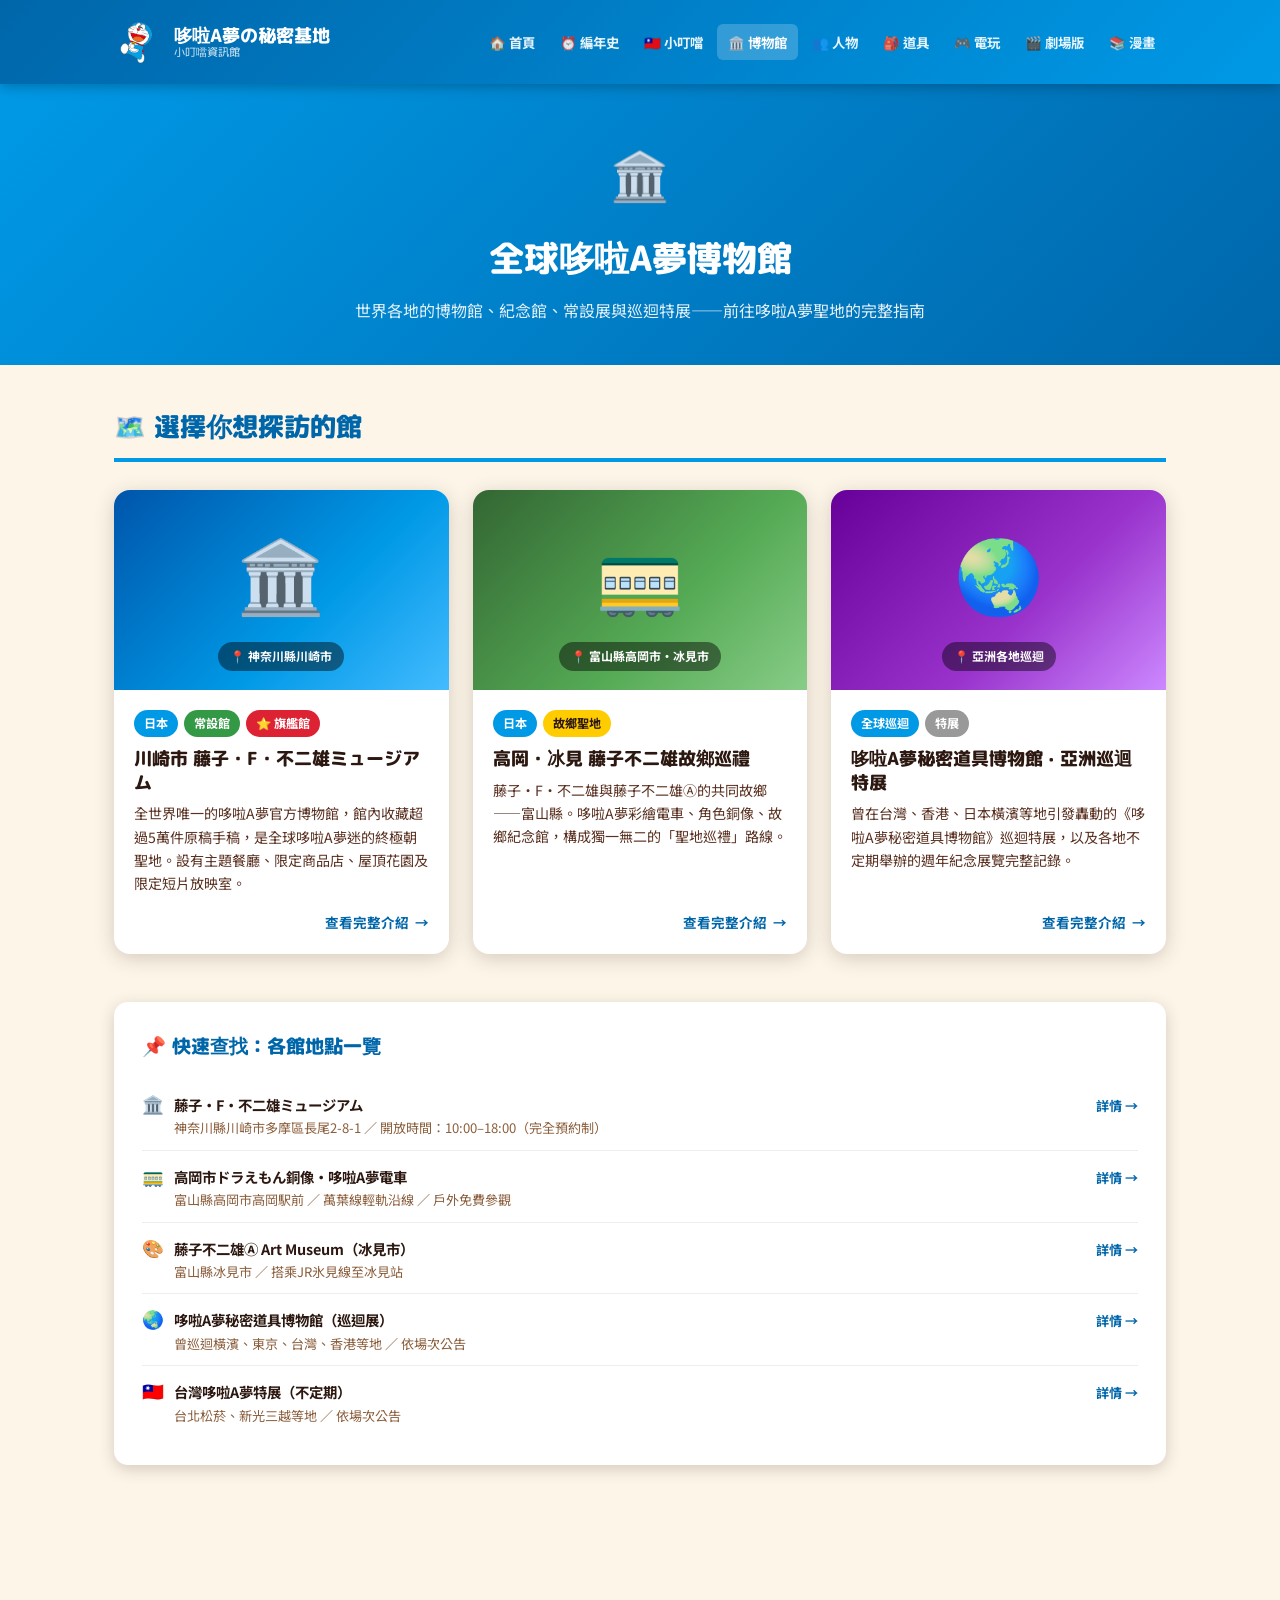
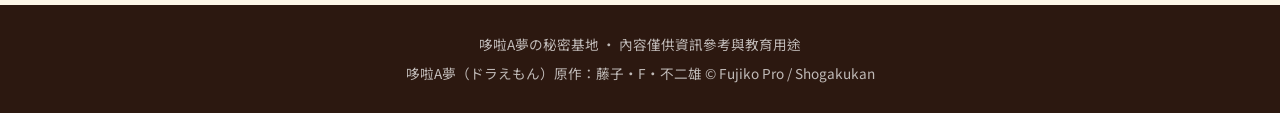
<file: museums.html>
﻿<!DOCTYPE html>
<html lang="zh-TW">
<head>
<meta charset="UTF-8">
<link rel="icon" type="image/svg+xml" href="favicon.svg">
<meta name="viewport" content="width=device-width, initial-scale=1.0">
<title>全球哆啦A夢博物館 · 哆啦A夢の秘密基地</title>
<link rel="stylesheet" href="css/style.css">
<style>
  .museum-hub-grid {
    display: grid;
    grid-template-columns: repeat(auto-fill, minmax(300px, 1fr));
    gap: 24px;
    margin-bottom: 48px;
  }

  .museum-hub-card {
    background: white;
    border-radius: 16px;
    overflow: hidden;
    box-shadow: 0 4px 20px var(--shadow);
    text-decoration: none;
    color: var(--text);
    display: flex;
    flex-direction: column;
    transition: transform 0.25s, box-shadow 0.25s;
  }
  .museum-hub-card:hover {
    transform: translateY(-6px);
    box-shadow: 0 14px 36px var(--shadow-deep);
    color: var(--text);
  }

  .museum-hub-img {
    height: 200px;
    display: flex;
    align-items: center;
    justify-content: center;
    position: relative;
    overflow: hidden;
    flex-direction: column;
    gap: 10px;
  }

  .museum-hub-img .big-icon { font-size: 4.5rem; }
  .museum-hub-img .loc-tag {
    background: rgba(0,0,0,0.45);
    color: white;
    font-size: 0.75rem;
    font-weight: 700;
    padding: 4px 12px;
    border-radius: 20px;
  }

  .museum-hub-body { padding: 20px; flex: 1; display: flex; flex-direction: column; }
  .museum-hub-body .badges { display: flex; gap: 6px; flex-wrap: wrap; margin-bottom: 10px; }
  .museum-hub-body h3 {
    font-family: 'M PLUS Rounded 1c', sans-serif;
    font-size: 1.1rem;
    font-weight: 800;
    color: var(--text);
    margin-bottom: 8px;
    line-height: 1.35;
  }
  .museum-hub-body p { font-size: 0.88rem; color: var(--text-mid); line-height: 1.65; flex: 1; }
  .museum-hub-arrow {
    display: flex;
    align-items: center;
    justify-content: flex-end;
    gap: 6px;
    margin-top: 16px;
    font-size: 0.85rem;
    font-weight: 700;
    color: var(--blue-dark);
  }
  .museum-hub-arrow::after { content: '→'; }

  /* gradient colors per museum */
  .img-fujiko { background: linear-gradient(135deg, #0055aa 0%, #0099e6 60%, #44bbff 100%); }
  .img-takaoka { background: linear-gradient(135deg, #336633 0%, #55aa55 60%, #88cc88 100%); }
  .img-exhibitions { background: linear-gradient(135deg, #660099 0%, #9933cc 60%, #cc88ff 100%); }

  .map-section {
    background: white;
    border-radius: 14px;
    padding: 28px;
    box-shadow: 0 4px 16px var(--shadow);
    margin-bottom: 40px;
  }
  .map-section h2 {
    font-family: 'M PLUS Rounded 1c', sans-serif;
    font-size: 1.2rem;
    font-weight: 800;
    color: var(--blue-dark);
    margin-bottom: 16px;
  }
  .map-list { list-style: none; padding: 0; }
  .map-list li {
    display: flex;
    align-items: baseline;
    gap: 10px;
    padding: 10px 0;
    border-bottom: 1px solid #eee;
    font-size: 0.9rem;
  }
  .map-list li:last-child { border-bottom: none; }
  .map-pin { font-size: 1.1rem; flex-shrink: 0; }
  .map-name { font-weight: 700; color: var(--text); }
  .map-loc { color: var(--text-light); font-size: 0.82rem; }
  .map-link { margin-left: auto; color: var(--blue-dark); font-weight: 700; font-size: 0.82rem; text-decoration: none; }
  .map-link:hover { color: var(--blue); }
</style>
</head>
<body>

<header class="site-header">
  <div class="header-inner">
    <a href="index.html" class="site-logo">
      <div class="logo-icon">🔵</div>
      <div class="logo-text">哆啦A夢の秘密基地<div class="logo-sub">小叮噹資訊館</div></div>
    </a>
    <nav class="site-nav">
      <a href="index.html">🏠 首頁</a>
      <a href="chronicle.html">⏰ 編年史</a>
      <a href="taiwan.html">🇹🇼 小叮噹</a>
      <a href="museums.html" class="active">🏛️ 博物館</a>
      <a href="characters.html">👥 人物</a>
      <a href="gadgets.html">🎒 道具</a>
      <a href="games.html">🎮 電玩</a>
      <a href="movies.html">🎬 劇場版</a>
      <a href="spinoff-manga.html">📚 漫畫</a>
    </nav>
  </div>
</header>

<div class="page-hero">
  <div style="font-size:3rem; margin-bottom:14px">🏛️</div>
  <h1>全球哆啦A夢博物館</h1>
  <p>世界各地的博物館、紀念館、常設展與巡迴特展——前往哆啦A夢聖地的完整指南</p>
</div>

<div class="content-wrap">

  <h2 class="section-title">🗺️ 選擇你想探訪的館</h2>

  <div class="museum-hub-grid">

    <!-- 1. Fujiko Museum -->
    <a href="museum-fujiko.html" class="museum-hub-card">
      <div class="museum-hub-img img-fujiko">
        <span class="big-icon">🏛️</span>
        <span class="loc-tag">📍 神奈川縣川崎市</span>
      </div>
      <div class="museum-hub-body">
        <div class="badges">
          <span class="badge badge-blue">日本</span>
          <span class="badge badge-green">常設館</span>
          <span class="badge badge-red">⭐ 旗艦館</span>
        </div>
        <h3>川崎市 藤子・F・不二雄ミュージアム</h3>
        <p>全世界唯一的哆啦A夢官方博物館，館內收藏超過5萬件原稿手稿，是全球哆啦A夢迷的終極朝聖地。設有主題餐廳、限定商品店、屋頂花園及限定短片放映室。</p>
        <div class="museum-hub-arrow">查看完整介紹</div>
      </div>
    </a>

    <!-- 2. Takaoka / Toyama -->
    <a href="museum-takaoka.html" class="museum-hub-card">
      <div class="museum-hub-img img-takaoka">
        <span class="big-icon">🚃</span>
        <span class="loc-tag">📍 富山縣高岡市・冰見市</span>
      </div>
      <div class="museum-hub-body">
        <div class="badges">
          <span class="badge badge-blue">日本</span>
          <span class="badge badge-yellow">故鄉聖地</span>
        </div>
        <h3>高岡・冰見 藤子不二雄故鄉巡禮</h3>
        <p>藤子・F・不二雄與藤子不二雄Ⓐ的共同故鄉——富山縣。哆啦A夢彩繪電車、角色銅像、故鄉紀念館，構成獨一無二的「聖地巡禮」路線。</p>
        <div class="museum-hub-arrow">查看完整介紹</div>
      </div>
    </a>

    <!-- 3. Exhibitions -->
    <a href="museum-exhibitions.html" class="museum-hub-card">
      <div class="museum-hub-img img-exhibitions">
        <span class="big-icon">🌏</span>
        <span class="loc-tag">📍 亞洲各地巡迴</span>
      </div>
      <div class="museum-hub-body">
        <div class="badges">
          <span class="badge badge-blue">全球巡迴</span>
          <span class="badge badge-grey">特展</span>
        </div>
        <h3>哆啦A夢秘密道具博物館 · 亞洲巡迴特展</h3>
        <p>曾在台灣、香港、日本橫濱等地引發轟動的《哆啦A夢秘密道具博物館》巡迴特展，以及各地不定期舉辦的週年紀念展覽完整記錄。</p>
        <div class="museum-hub-arrow">查看完整介紹</div>
      </div>
    </a>

  </div>

  <!-- Quick map / location list -->
  <div class="map-section">
    <h2>📌 快速查找：各館地點一覽</h2>
    <ul class="map-list">
      <li>
        <span class="map-pin">🏛️</span>
        <div>
          <div class="map-name">藤子・F・不二雄ミュージアム</div>
          <div class="map-loc">神奈川縣川崎市多摩區長尾2-8-1 ／ 開放時間：10:00–18:00（完全預約制）</div>
        </div>
        <a href="museum-fujiko.html" class="map-link">詳情 →</a>
      </li>
      <li>
        <span class="map-pin">🚃</span>
        <div>
          <div class="map-name">高岡市ドラえもん銅像・哆啦A夢電車</div>
          <div class="map-loc">富山縣高岡市高岡駅前 ／ 萬葉線輕軌沿線 ／ 戶外免費參觀</div>
        </div>
        <a href="museum-takaoka.html" class="map-link">詳情 →</a>
      </li>
      <li>
        <span class="map-pin">🎨</span>
        <div>
          <div class="map-name">藤子不二雄Ⓐ Art Museum（冰見市）</div>
          <div class="map-loc">富山縣冰見市 ／ 搭乘JR氷見線至冰見站</div>
        </div>
        <a href="museum-takaoka.html" class="map-link">詳情 →</a>
      </li>
      <li>
        <span class="map-pin">🌏</span>
        <div>
          <div class="map-name">哆啦A夢秘密道具博物館（巡迴展）</div>
          <div class="map-loc">曾巡迴橫濱、東京、台灣、香港等地 ／ 依場次公告</div>
        </div>
        <a href="museum-exhibitions.html" class="map-link">詳情 →</a>
      </li>
      <li>
        <span class="map-pin">🇹🇼</span>
        <div>
          <div class="map-name">台灣哆啦A夢特展（不定期）</div>
          <div class="map-loc">台北松菸、新光三越等地 ／ 依場次公告</div>
        </div>
        <a href="museum-exhibitions.html" class="map-link">詳情 →</a>
      </li>
    </ul>
  </div>

</div>

<footer>
  <p>哆啦A夢の秘密基地 · 內容僅供資訊參考與教育用途</p>
  <p style="margin-top:6px">哆啦A夢（ドラえもん）原作：藤子・F・不二雄 © Fujiko Pro / Shogakukan</p>
</footer>
</body>
</html>
</file>
<file: css/style.css>
@import url('https://fonts.googleapis.com/css2?family=M+PLUS+Rounded+1c:wght@400;700;800&family=Noto+Sans+TC:wght@300;400;700&display=swap');

:root {
  --blue: #0099e6;
  --blue-dark: #0066aa;
  --blue-light: #66ccff;
  --blue-glow: rgba(0, 153, 230, 0.5);
  --red: #dd2233;
  --yellow: #ffcc00;
  --wood: #6b3d1a;
  --wood-mid: #9a5e2a;
  --wood-light: #c48a50;
  --wood-highlight: #d4a870;
  --tatami: #c8b98a;
  --tatami-line: #b0a272;
  --wall: #f2e0b8;
  --wall-shadow: #e8d4a8;
  --cream: #fdf6e8;
  --text: #2c1810;
  --text-mid: #5a3020;
  --text-light: #8b5e3c;
  --white: #ffffff;
  --drawer-glow: rgba(0, 200, 255, 0.6);
  --shadow: rgba(44, 24, 16, 0.2);
  --shadow-deep: rgba(44, 24, 16, 0.4);
}

* { margin: 0; padding: 0; box-sizing: border-box; }

body {
  font-family: 'Noto Sans TC', 'M PLUS Rounded 1c', 'Microsoft JhengHei', sans-serif;
  background-color: var(--cream);
  color: var(--text);
  line-height: 1.7;
}

a { color: var(--blue-dark); text-decoration: none; }
a:hover { color: var(--blue); }

/* ── HEADER / NAV ─────────────────────────── */
.site-header {
  background: linear-gradient(135deg, var(--blue-dark) 0%, var(--blue) 100%);
  padding: 0;
  position: sticky;
  top: 0;
  z-index: 100;
  box-shadow: 0 3px 12px rgba(0,0,0,0.25);
}

.header-inner {
  max-width: 1100px;
  margin: 0 auto;
  display: flex;
  align-items: center;
  justify-content: space-between;
  padding: 0 24px;
}

.site-logo {
  display: flex;
  align-items: center;
  gap: 12px;
  padding: 12px 0;
  text-decoration: none;
}

.logo-icon {
  width: 48px;
  height: 60px;
  background-image: url("../logo-doraemon.png");
  background-size: contain;
  background-position: center;
  background-repeat: no-repeat;
  display: flex;
  align-items: center;
  justify-content: center;
  font-size: 0;
  flex-shrink: 0;
}

.logo-text {
  font-family: 'M PLUS Rounded 1c', sans-serif;
  font-weight: 800;
  color: white;
  font-size: 1.15rem;
  line-height: 1.2;
}

.logo-sub {
  font-size: 0.7rem;
  opacity: 0.85;
  font-weight: 400;
}

.site-nav {
  display: flex;
  flex-wrap: wrap;
  gap: 3px;
}

.site-nav a {
  color: rgba(255,255,255,0.9);
  padding: 7px 11px;
  border-radius: 6px;
  font-size: 0.84rem;
  font-weight: 700;
  transition: all 0.2s;
  white-space: nowrap;
}

.site-nav a:hover, .site-nav a.active {
  background: rgba(255,255,255,0.2);
  color: white;
}

/* ── PAGE HERO ─────────────────────────────── */
.page-hero {
  background: linear-gradient(135deg, var(--blue) 0%, var(--blue-dark) 100%);
  color: white;
  text-align: center;
  padding: 48px 24px 40px;
}

.page-hero h1 {
  font-family: 'M PLUS Rounded 1c', sans-serif;
  font-size: 2.2rem;
  font-weight: 800;
  margin-bottom: 10px;
}

.page-hero p {
  font-size: 1rem;
  opacity: 0.9;
  max-width: 600px;
  margin: 0 auto;
}

/* ── MAIN CONTENT ──────────────────────────── */
.content-wrap {
  max-width: 1100px;
  margin: 0 auto;
  padding: 40px 24px;
}

/* ── BREADCRUMB ─────────────────────────────── */
.breadcrumb {
  display: flex;
  align-items: center;
  gap: 6px;
  font-size: 0.82rem;
  color: var(--text-light);
  margin-bottom: 24px;
}
.breadcrumb a {
  color: var(--blue-dark);
  font-weight: 700;
  display: flex;
  align-items: center;
  gap: 4px;
  padding: 5px 12px;
  border-radius: 20px;
  border: 1.5px solid var(--blue);
  transition: all 0.18s;
  background: white;
  text-decoration: none;
}
.breadcrumb a:hover {
  background: var(--blue);
  color: white;
  border-color: var(--blue);
}
.breadcrumb-sep { color: #bbb; }
.breadcrumb-cur { color: var(--text-mid); font-weight: 600; }

/* ── ROOM SCENE (INDEX) ────────────────────── */
.room-scene {
  position: relative;
  width: 100%;
  max-width: 860px;
  margin: 0 auto 40px;
  border-radius: 16px;
  overflow: hidden;
  box-shadow: 0 8px 32px var(--shadow-deep);
}

.room-wall {
  background: linear-gradient(180deg, var(--wall) 0%, var(--wall-shadow) 100%);
  padding: 30px 30px 0;
  position: relative;
}

.room-window {
  position: absolute;
  top: 22px;
  right: 36px;
  width: 130px;
  height: 100px;
  background: linear-gradient(180deg, #87ceeb 0%, #c8e6f8 60%, #e8f6ff 100%);
  border: 6px solid var(--wood-light);
  border-radius: 4px;
  overflow: hidden;
}

.window-cross {
  position: absolute;
  top: 50%;
  left: 0; right: 0;
  height: 4px;
  background: var(--wood-light);
  transform: translateY(-50%);
}

.window-cross::after {
  content: '';
  position: absolute;
  left: 50%;
  top: -30px;
  width: 4px;
  height: 60px;
  background: var(--wood-light);
  transform: translateX(-50%);
}

.window-cloud {
  position: absolute;
  bottom: 20px;
  left: 8px;
  width: 50px;
  height: 20px;
  background: white;
  border-radius: 50px;
  opacity: 0.85;
}

.window-cloud::after {
  content: '';
  position: absolute;
  top: -12px;
  left: 8px;
  width: 32px;
  height: 28px;
  background: white;
  border-radius: 50%;
  opacity: 0.85;
}

.room-shelf {
  background: var(--wood-mid);
  border-bottom: 6px solid var(--wood);
  padding: 12px 16px;
  display: flex;
  gap: 6px;
  align-items: flex-end;
  min-height: 80px;
  margin-bottom: 0;
}

.book {
  width: 18px;
  border-radius: 2px 0 0 2px;
  cursor: pointer;
  transition: transform 0.2s;
}

.book:hover { transform: translateY(-4px); }

.book-1 { height: 64px; background: #cc3333; }
.book-2 { height: 50px; background: #3399cc; }
.book-3 { height: 70px; background: #44aa44; }
.book-4 { height: 56px; background: #cc9933; }
.book-5 { height: 62px; background: #9933cc; }
.book-6 { height: 48px; background: #cc6633; }
.book-7 { height: 68px; background: #33aacc; }
.shelf-item {
  width: 36px;
  height: 50px;
  background: var(--cream);
  border-radius: 4px;
  display: flex;
  align-items: center;
  justify-content: center;
  font-size: 22px;
}

.room-floor-area {
  background: repeating-linear-gradient(
    0deg,
    var(--tatami) 0px,
    var(--tatami) 59px,
    var(--tatami-line) 59px,
    var(--tatami-line) 62px
  ),
  repeating-linear-gradient(
    90deg,
    transparent 0px,
    transparent 119px,
    var(--tatami-line) 119px,
    var(--tatami-line) 122px
  );
  background-color: var(--tatami);
  padding: 20px 30px 30px;
  display: flex;
  gap: 24px;
  align-items: flex-end;
}

/* Desk */
.desk {
  flex: 1;
  background: linear-gradient(180deg, var(--wood-highlight) 0%, var(--wood-light) 100%);
  border-radius: 6px 6px 0 0;
  padding: 14px;
  box-shadow: 4px 4px 12px var(--shadow-deep), inset 0 1px 0 rgba(255,255,255,0.3);
  border: 2px solid var(--wood-mid);
  min-height: 160px;
  position: relative;
}

.desk-top {
  height: 14px;
  background: linear-gradient(180deg, var(--wood-highlight), var(--wood-light));
  border-radius: 4px 4px 0 0;
  margin: -14px -14px 10px;
  border-bottom: 2px solid var(--wood-mid);
}

.desk-items {
  display: flex;
  gap: 8px;
  align-items: flex-end;
  margin-bottom: 12px;
}

.pencil-cup {
  width: 28px;
  height: 34px;
  background: var(--cream);
  border-radius: 4px;
  border: 2px solid var(--wood-mid);
  display: flex;
  align-items: center;
  justify-content: center;
  font-size: 16px;
}

.desk-book {
  height: 28px;
  width: 60px;
  background: #4488cc;
  border-radius: 2px;
  border: 1px solid #2266aa;
  display: flex;
  align-items: center;
  justify-content: center;
  color: white;
  font-size: 9px;
}

.drawers {
  display: flex;
  flex-direction: column;
  gap: 5px;
}

.drawer {
  background: var(--wood-light);
  border: 2px solid var(--wood-mid);
  border-radius: 3px;
  height: 28px;
  position: relative;
  cursor: pointer;
  transition: all 0.3s ease;
}

.drawer::after {
  content: '';
  position: absolute;
  left: 50%;
  top: 50%;
  transform: translate(-50%, -50%);
  width: 16px;
  height: 6px;
  background: var(--wood-mid);
  border-radius: 3px;
}

.drawer:hover {
  background: var(--wood-highlight);
  transform: translateX(-3px);
}

.drawer-magic {
  background: linear-gradient(135deg, #001133 0%, #003366 50%, #0066aa 100%);
  border-color: var(--blue);
  animation: glow-pulse 2.5s ease-in-out infinite;
  position: relative;
  overflow: visible;
}

.drawer-magic::after {
  background: var(--blue-light);
  box-shadow: 0 0 6px var(--blue);
}

.drawer-magic::before {
  content: '⏰ 時光機';
  position: absolute;
  left: 50%;
  top: 50%;
  transform: translate(-50%, -50%);
  color: var(--blue-light);
  font-size: 9px;
  font-weight: 700;
  white-space: nowrap;
  z-index: 2;
}

@keyframes glow-pulse {
  0%, 100% { box-shadow: 0 0 8px var(--blue-glow), inset 0 0 8px rgba(0,100,200,0.3); }
  50% { box-shadow: 0 0 18px var(--blue-glow), 0 0 30px rgba(0,153,230,0.3), inset 0 0 12px rgba(0,150,255,0.4); }
}

.desk-legs {
  display: flex;
  justify-content: space-between;
  margin: 0 10px;
}

.desk-leg {
  width: 12px;
  height: 24px;
  background: var(--wood-mid);
  border-radius: 0 0 3px 3px;
}

/* Quick nav items on room floor */
.floor-items {
  display: flex;
  flex-direction: column;
  gap: 10px;
}

.floor-item {
  background: rgba(255,255,255,0.7);
  border-radius: 8px;
  padding: 8px 12px;
  display: flex;
  align-items: center;
  gap: 8px;
  font-size: 0.8rem;
  font-weight: 700;
  color: var(--text);
  cursor: pointer;
  text-decoration: none;
  transition: all 0.2s;
  border: 2px solid rgba(255,255,255,0.5);
  box-shadow: 0 2px 6px rgba(0,0,0,0.1);
}

.floor-item:hover {
  background: white;
  transform: translateX(4px);
  color: var(--blue-dark);
}

/* ── INDEX SECTION CARDS ───────────────────── */
.section-intro {
  text-align: center;
  padding: 20px 0 36px;
}

.section-intro h2 {
  font-family: 'M PLUS Rounded 1c', sans-serif;
  font-size: 1.6rem;
  font-weight: 800;
  color: var(--blue-dark);
  margin-bottom: 8px;
}

.section-intro p {
  color: var(--text-mid);
  max-width: 520px;
  margin: 0 auto;
}

.nav-cards {
  display: grid;
  grid-template-columns: repeat(auto-fit, minmax(220px, 1fr));
  gap: 20px;
  margin-bottom: 40px;
}

.nav-card {
  background: white;
  border-radius: 14px;
  padding: 24px 20px;
  text-align: center;
  box-shadow: 0 4px 16px var(--shadow);
  border: 2px solid transparent;
  transition: all 0.25s;
  text-decoration: none;
  color: var(--text);
  display: block;
}

.nav-card:hover {
  border-color: var(--blue);
  transform: translateY(-4px);
  box-shadow: 0 8px 24px var(--shadow-deep);
  color: var(--text);
}

.nav-card-icon {
  font-size: 3rem;
  margin-bottom: 12px;
  display: block;
}

.nav-card h3 {
  font-family: 'M PLUS Rounded 1c', sans-serif;
  font-weight: 800;
  font-size: 1.05rem;
  color: var(--blue-dark);
  margin-bottom: 8px;
}

.nav-card p {
  font-size: 0.85rem;
  color: var(--text-light);
  line-height: 1.5;
}

/* ── TIMELINE ──────────────────────────────── */
.timeline-wrap {
  position: relative;
  padding-left: 40px;
}

.timeline-wrap::before {
  content: '';
  position: absolute;
  left: 14px;
  top: 0;
  bottom: 0;
  width: 4px;
  background: linear-gradient(180deg, var(--blue) 0%, var(--blue-dark) 100%);
  border-radius: 4px;
}

.timeline-item {
  position: relative;
  margin-bottom: 32px;
}

.timeline-dot {
  position: absolute;
  left: -34px;
  top: 4px;
  width: 20px;
  height: 20px;
  border-radius: 50%;
  background: white;
  border: 4px solid var(--blue);
  z-index: 2;
}

.timeline-item.major .timeline-dot {
  border-color: var(--red);
  background: var(--red);
  width: 24px;
  height: 24px;
  left: -36px;
  top: 2px;
}

.timeline-year {
  font-family: 'M PLUS Rounded 1c', sans-serif;
  font-size: 1.1rem;
  font-weight: 800;
  color: var(--blue-dark);
  margin-bottom: 4px;
}

.timeline-item.major .timeline-year {
  color: var(--red);
  font-size: 1.2rem;
}

.timeline-content {
  background: white;
  border-radius: 10px;
  padding: 16px 20px;
  box-shadow: 0 2px 10px var(--shadow);
  border-left: 4px solid var(--blue);
}

.timeline-item.major .timeline-content {
  border-left-color: var(--red);
  background: linear-gradient(135deg, #fff8f8 0%, white 100%);
}

.timeline-content h3 {
  font-family: 'M PLUS Rounded 1c', sans-serif;
  font-weight: 700;
  font-size: 1rem;
  color: var(--text);
  margin-bottom: 6px;
}

.timeline-content p {
  font-size: 0.9rem;
  color: var(--text-mid);
  line-height: 1.65;
}

.timeline-era {
  font-family: 'M PLUS Rounded 1c', sans-serif;
  font-size: 0.8rem;
  font-weight: 800;
  color: white;
  background: var(--blue);
  padding: 4px 14px;
  border-radius: 20px;
  display: inline-block;
  margin-bottom: 20px;
}

/* ── TAIWAN PAGE ───────────────────────────── */
.taiwan-hero {
  background: linear-gradient(135deg, #cc0000 0%, #990000 100%);
  color: white;
  padding: 48px 24px;
  text-align: center;
}

.taiwan-hero h1 {
  font-family: 'M PLUS Rounded 1c', sans-serif;
  font-size: 2.2rem;
  font-weight: 800;
  margin-bottom: 10px;
}

.taiwan-hero p { opacity: 0.9; max-width: 560px; margin: 0 auto; }

.article-body {
  max-width: 760px;
  margin: 0 auto;
}

.article-body h2 {
  font-family: 'M PLUS Rounded 1c', sans-serif;
  font-size: 1.4rem;
  font-weight: 800;
  color: var(--blue-dark);
  margin: 32px 0 12px;
  padding-bottom: 8px;
  border-bottom: 3px solid var(--blue);
}

.article-body h3 {
  font-size: 1.1rem;
  font-weight: 700;
  color: var(--text);
  margin: 20px 0 8px;
}

.article-body p {
  color: var(--text-mid);
  margin-bottom: 14px;
  line-height: 1.8;
}

.article-body ul, .article-body ol {
  padding-left: 24px;
  color: var(--text-mid);
  margin-bottom: 14px;
}

.article-body li {
  margin-bottom: 6px;
  line-height: 1.7;
}

.photo-card {
  background: white;
  border-radius: 12px;
  overflow: hidden;
  box-shadow: 0 4px 16px var(--shadow);
  margin: 24px 0;
}

.photo-card img {
  width: 100%;
  max-height: 400px;
  object-fit: contain;
  background: #f0f0f0;
  display: block;
}

.photo-card-caption {
  padding: 14px 18px;
  font-size: 0.85rem;
  color: var(--text-light);
  border-top: 1px solid #eee;
  line-height: 1.5;
}

.photo-card-caption a {
  color: var(--blue-dark);
}

.highlight-box {
  background: linear-gradient(135deg, #f0f7ff 0%, #e6f3ff 100%);
  border-left: 5px solid var(--blue);
  border-radius: 0 10px 10px 0;
  padding: 18px 20px;
  margin: 20px 0;
}

.highlight-box.red {
  background: linear-gradient(135deg, #fff0f0 0%, #ffe6e6 100%);
  border-left-color: var(--red);
}

.highlight-box p {
  margin: 0;
  font-style: italic;
  color: var(--text);
}

.tag {
  display: inline-block;
  padding: 3px 10px;
  border-radius: 20px;
  font-size: 0.78rem;
  font-weight: 700;
  margin: 2px;
}

.tag-blue { background: var(--blue); color: white; }
.tag-red { background: var(--red); color: white; }
.tag-yellow { background: var(--yellow); color: var(--text); }

/* ── MUSEUMS PAGE ──────────────────────────── */
.museums-grid {
  display: grid;
  grid-template-columns: repeat(auto-fill, minmax(310px, 1fr));
  gap: 24px;
}

.museum-card {
  background: white;
  border-radius: 14px;
  overflow: hidden;
  box-shadow: 0 4px 16px var(--shadow);
  transition: transform 0.2s, box-shadow 0.2s;
  display: flex;
  flex-direction: column;
}

.museum-card:hover {
  transform: translateY(-4px);
  box-shadow: 0 10px 28px var(--shadow-deep);
}

.museum-img {
  height: 180px;
  display: flex;
  align-items: center;
  justify-content: center;
  font-size: 3.5rem;
  position: relative;
  overflow: hidden;
}

.museum-img img {
  width: 100%;
  height: 100%;
  object-fit: cover;
}

.museum-img .museum-emoji {
  font-size: 4rem;
  filter: drop-shadow(0 2px 4px rgba(0,0,0,0.3));
}

.museum-body {
  padding: 20px;
  flex: 1;
  display: flex;
  flex-direction: column;
}

.museum-badge {
  display: flex;
  gap: 6px;
  margin-bottom: 10px;
  flex-wrap: wrap;
}

.museum-card h3 {
  font-family: 'M PLUS Rounded 1c', sans-serif;
  font-size: 1.1rem;
  font-weight: 800;
  color: var(--text);
  margin-bottom: 6px;
  line-height: 1.3;
}

.museum-location {
  font-size: 0.82rem;
  color: var(--text-light);
  margin-bottom: 12px;
  display: flex;
  align-items: center;
  gap: 4px;
}

.museum-desc {
  font-size: 0.88rem;
  color: var(--text-mid);
  line-height: 1.65;
  flex: 1;
}

.museum-stats {
  display: grid;
  grid-template-columns: 1fr 1fr;
  gap: 8px;
  margin-top: 14px;
  padding-top: 14px;
  border-top: 1px solid #eee;
}

.stat-item {
  background: var(--cream);
  border-radius: 8px;
  padding: 8px 10px;
}

.stat-label {
  font-size: 0.72rem;
  color: var(--text-light);
  font-weight: 700;
  display: block;
  margin-bottom: 2px;
}

.stat-value {
  font-size: 0.9rem;
  color: var(--text);
  font-weight: 700;
}

/* ── CHARACTERS PAGE ───────────────────────── */
.characters-grid {
  display: grid;
  grid-template-columns: repeat(auto-fill, minmax(240px, 1fr));
  gap: 24px;
}

.char-card {
  background: white;
  border-radius: 14px;
  overflow: hidden;
  box-shadow: 0 4px 16px var(--shadow);
  transition: transform 0.2s;
}

.char-card:hover { transform: translateY(-4px); }

.char-avatar {
  height: 160px;
  display: flex;
  align-items: center;
  justify-content: center;
  position: relative;
  overflow: hidden;
}

.char-avatar .avatar-emoji {
  font-size: 5rem;
  filter: drop-shadow(2px 4px 8px rgba(0,0,0,0.2));
}

.char-body {
  padding: 18px;
}

.char-name-jp {
  font-size: 0.78rem;
  color: var(--text-light);
  margin-bottom: 2px;
}

.char-card h3 {
  font-family: 'M PLUS Rounded 1c', sans-serif;
  font-size: 1.15rem;
  font-weight: 800;
  color: var(--text);
  margin-bottom: 4px;
}

.char-role {
  font-size: 0.8rem;
  color: white;
  padding: 2px 10px;
  border-radius: 20px;
  display: inline-block;
  margin-bottom: 10px;
  font-weight: 700;
}

.char-desc {
  font-size: 0.85rem;
  color: var(--text-mid);
  line-height: 1.65;
}

.char-facts {
  margin-top: 12px;
  padding-top: 12px;
  border-top: 1px solid #eee;
}

.char-fact {
  display: flex;
  font-size: 0.8rem;
  padding: 3px 0;
  gap: 8px;
}

.char-fact-label {
  color: var(--text-light);
  min-width: 60px;
  font-weight: 700;
}

.char-fact-val {
  color: var(--text-mid);
}

/* ── SECTION HEADING ───────────────────────── */
.section-title {
  font-family: 'M PLUS Rounded 1c', sans-serif;
  font-size: 1.6rem;
  font-weight: 800;
  color: var(--blue-dark);
  padding-bottom: 10px;
  border-bottom: 4px solid var(--blue);
  margin-bottom: 28px;
  display: flex;
  align-items: center;
  gap: 10px;
}

/* ── FOOTER ─────────────────────────────────── */
footer {
  background: var(--text);
  color: rgba(255,255,255,0.7);
  text-align: center;
  padding: 28px 24px;
  font-size: 0.85rem;
  margin-top: 60px;
}

footer a { color: var(--blue-light); }

/* ── UTILITY ─────────────────────────────────── */
.badge {
  display: inline-block;
  padding: 3px 10px;
  border-radius: 20px;
  font-size: 0.76rem;
  font-weight: 700;
}

.badge-blue { background: var(--blue); color: white; }
.badge-red { background: var(--red); color: white; }
.badge-green { background: #339944; color: white; }
.badge-yellow { background: var(--yellow); color: var(--text); }
.badge-grey { background: #999; color: white; }

/* ── RESPONSIVE ──────────────────────────────── */
@media (max-width: 700px) {
  .site-nav a { padding: 8px 8px; font-size: 0.78rem; }
  .logo-text { font-size: 1rem; }
  .page-hero h1 { font-size: 1.6rem; }
  .room-scene { border-radius: 10px; }
  .room-window { display: none; }
  .museums-grid { grid-template-columns: 1fr; }
  .characters-grid { grid-template-columns: repeat(2, 1fr); }
  .nav-cards { grid-template-columns: repeat(2, 1fr); }
}

@media (max-width: 480px) {
  .characters-grid { grid-template-columns: 1fr; }
  .nav-cards { grid-template-columns: 1fr; }
  .museum-stats { grid-template-columns: 1fr; }
}
</file>
